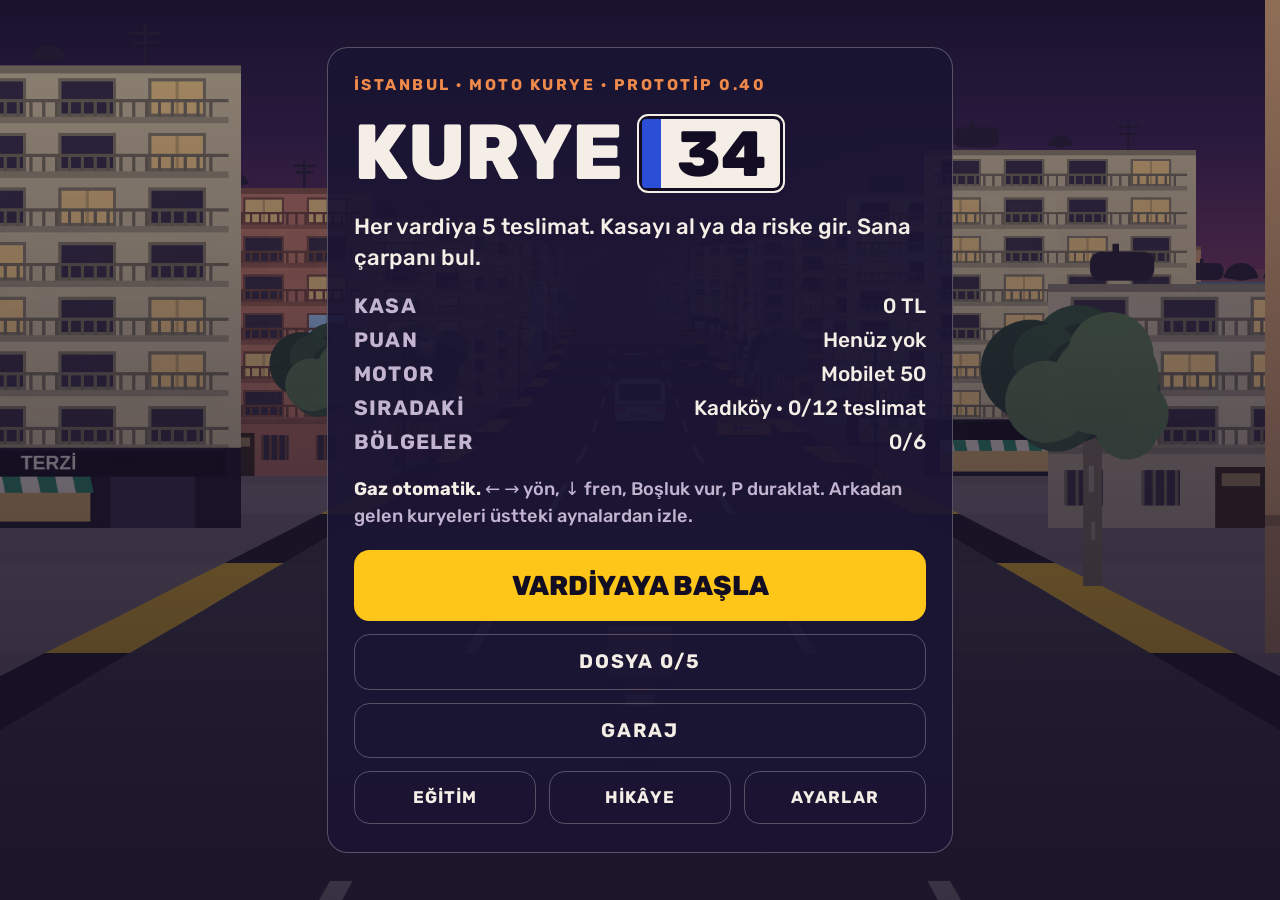
<file: index.html>
<!doctype html>
<html lang="tr">
<head>
<meta charset="utf-8">
<meta name="viewport" content="width=device-width,initial-scale=1,viewport-fit=cover">
<title>Kurye 34</title>
<meta name="theme-color" content="#120d22">
<meta name="description" content="İstanbul'da motor kuryeliği: trafik, rakipler, teslimat.">
<meta name="apple-mobile-web-app-capable" content="yes">
<meta name="mobile-web-app-capable" content="yes">
<meta name="apple-mobile-web-app-status-bar-style" content="black-translucent">
<meta name="apple-mobile-web-app-title" content="Kurye 34">
<link rel="manifest" href="manifest.webmanifest">
<link rel="icon" href="icons/icon-192.png" type="image/png">
<link rel="apple-touch-icon" href="icons/apple-touch-icon.png">
<link rel="preconnect" href="https://fonts.googleapis.com">
<link rel="preconnect" href="https://fonts.gstatic.com" crossorigin>
<link rel="stylesheet" href="https://fonts.googleapis.com/css2?family=Rubik:wght@500;700;800;900&display=swap">
<link rel="stylesheet" href="style.css">
</head>
<body>
<div id="game"><canvas id="c" aria-label="Kurye 34 oyun alanı"></canvas></div>

<div class="hud" id="hud" hidden>
  <div class="stat">
    <span class="lbl">SÜRE</span>
    <span class="val" id="time" data-noi18n>00.0</span>
    <div class="sys">
      <button class="mini" id="pauseBtn" type="button" aria-label="Duraklat">II</button>
      <button class="mini" id="muteBtn" type="button">SES</button>
    </div>
  </div>
  <div class="mid">
    <div class="route" id="route"></div>
    <div class="track"><div class="fill" id="prog"></div><div class="pin"></div></div>
    <div class="sub"><span id="dist" data-noi18n>0 m</span></div>
  </div>
  <div class="stat r">
    <span class="lbl" id="moneyLbl">KASA</span>
    <span class="val" id="money" data-noi18n>0 TL</span>
    <span class="lbl" style="margin-top:6px">PAKET</span>
    <div class="pbar"><i id="pkg"></i></div>
  </div>
</div>

<div class="copfx" id="copFx"></div>
<div class="spd" id="spd" hidden><b id="spdV" data-noi18n>0</b><small id="spdU">km/sa</small><span class="lim" id="spdLim" hidden>LİMİT 55</span></div>
<div class="fps" id="fps" hidden data-noi18n></div>
<div class="toast" id="toast"></div>
<div class="cd" id="cd" hidden></div>
<div class="hint" id="rivalHint" hidden>RAKİP ARKADA</div>
<div class="boss" id="bossBar" hidden><span>KARA</span><i><b id="bossHp"></b></i></div>
<div class="radio" id="radio" hidden>
  <div class="rhead"><span class="rdot"></span><span id="radioWho">USTA</span><span class="rstep" id="radioStep"></span><button class="rskip" id="tutSkip" type="button">ATLA</button></div>
  <p id="radioTxt"></p>
</div>

<div class="controls" id="controls" hidden>
  <div class="joyzone" id="joy" aria-label="Yön: sürükle">
    <div class="joybase idle" id="joyBase"><div class="joyknob" id="joyKnob"></div></div>
  </div>
  <div class="rpad">
    <button class="btn kick" data-k="kick" type="button">VUR</button>
    <button class="btn brake" data-k="brake" type="button">FREN</button>
    <button class="btn nitro" data-k="nitro" id="nitroBtn" type="button" hidden>NİTRO</button>
  </div>
</div>
<div class="keyhint" id="keyhint" hidden>Gaz otomatik · ← → yön · ↓ fren · Boşluk vur · N nitro · P duraklat</div>

<div class="screen" id="menu">
  <div class="card">
    <div class="eyebrow">İSTANBUL · MOTO KURYE · PROTOTİP 0.40</div>
    <h1>KURYE <span class="plate">34</span></h1>
    <p class="lede" id="lede">Her vardiya 5 teslimat. Kasayı al ya da riske gir. Sana çarpanı bul.</p>
    <dl class="facts">
      <dt>KASA</dt><dd id="mMoney" data-noi18n>0 TL</dd>
      <dt>PUAN</dt><dd id="mRating">Henüz yok</dd>
      <dt>MOTOR</dt><dd id="mBike">Mobilet 50</dd>
      <dt>SIRADAKİ</dt><dd id="mShift">Vardiya #1 · Kadıköy 1/2</dd>
      <dt>BÖLGELER</dt><dd id="mZones" data-noi18n>0/6</dd>
    </dl>
    <div class="zpick" id="zonePick" hidden></div>
    <p class="how touch-only"><b>Gaz otomatik.</b> Sol yarıda parmağını sürükleyerek yön ver, sağda FREN ve VUR. Arkadan gelen kuryeleri üstteki aynalardan izle.</p>
    <p class="how key-only"><b>Gaz otomatik.</b> ← → yön, ↓ fren, Boşluk vur, P duraklat. Arkadan gelen kuryeleri üstteki aynalardan izle.</p>
    <div class="row">
      <button class="cta" id="startBtn" type="button">VARDİYAYA BAŞLA</button>
      <button class="ghost" id="caseBtn" type="button">DOSYA 0/5</button>
      <button class="ghost" id="garageBtn" type="button">GARAJ</button>
      <div class="pair">
        <button class="ghost" id="tutBtn" type="button">EĞİTİM</button>
        <button class="ghost" id="storyBtn" type="button">HİKÂYE</button>
        <button class="ghost" id="sndBtn" type="button">AYARLAR</button>
      </div>
    </div>
  </div>
</div>

<div class="screen story" id="story" hidden>
  <div class="card">
    <canvas id="sCan" width="720" height="420" aria-hidden="true"></canvas>
    <p class="stxt" id="sTxt"></p>
    <div class="sdots" id="sDots"></div>
    <div class="row">
      <button class="cta" id="sNext" type="button">DEVAM</button>
      <button class="ghost" id="sSkip" type="button">ATLA</button>
    </div>
  </div>
</div>

<div class="screen" id="garage" hidden>
  <div class="card wide">
    <div class="ghead"><h2>GARAJ</h2><span class="gmsg" id="gMsg" aria-live="polite"></span><span class="cash" id="gMoney" data-noi18n>0 TL</span></div>
    <div class="cur">
      <canvas id="gPrev" width="180" height="172" aria-hidden="true"></canvas>
      <div style="min-width:0">
        <div class="nm" id="gName">Mobilet 50</div>
        <div class="bars" id="gBars"></div>
      </div>
    </div>
    <h3>PARÇALAR</h3>
    <div class="list" id="gUps"></div>
    <h3>GÖRÜNÜM</h3>
    <div class="cosm" id="gCos"></div>
    <h3>TEÇHİZAT</h3>
    <div class="list" id="gWpn"></div>
    <h3>MOTORLAR</h3>
    <div class="list" id="gBikes"></div>
    <button class="ghost" id="gBack" type="button">GERİ</button>
  </div>
</div>

<div class="screen" id="brief" hidden>
  <div class="card wide">
    <div class="ghead"><h2>SİPARİŞLER</h2><span class="online">● ÇEVRİMİÇİ</span></div>
    <div class="eyebrow" id="bEyebrow"></div>
    <div class="list" id="offers"></div>
    <div id="bCardsWrap" class="row" hidden><h3>KARTLARIN</h3><div class="chips" id="bCards"></div></div>
    <button class="ghost" id="abandonBtn" type="button">VARDİYAYI BIRAK</button>
  </div>
</div>

<div class="screen" id="result" hidden>
  <div class="card">
    <div class="eyebrow" id="resEyebrow"></div>
    <h2 id="resTitle"></h2>
    <p class="lede" id="resSub"></p>
    <dl class="facts" id="resRows"></dl>
    <div id="pickWrap" class="row" hidden><h3>BİR KART SEÇ</h3><div class="opts" id="picks"></div></div>
    <div class="row" id="resBtns"></div>
  </div>
</div>

<div class="screen" id="settings" hidden>
  <div class="card">
    <div class="eyebrow">AYARLAR</div>
    <h2>AYARLAR</h2>
    <div class="vols">
      <label for="s-lang">Dil / Language</label><select id="s-lang" data-noi18n><option value="tr">Türkçe</option><option value="en">English</option></select><span></span>
      <label for="s-joy">Joystick hassasiyeti</label><input type="range" id="s-joy" min="60" max="150" step="10"><output id="s-joy-n"></output>
      <label class="chk"><input type="checkbox" id="s-left"> Solak mod (joystick sağda, butonlar solda)</label>
      <label class="chk"><input type="checkbox" id="s-fps"> FPS göstergesi (performans kontrolü)</label>
    </div>
    <h3>SES</h3>
    <div class="vols">
      <label for="v-music">Müzik</label><input type="range" id="v-music" min="0" max="100" step="5"><output id="v-music-n"></output>
      <label for="v-sfx">Efektler ve motor</label><input type="range" id="v-sfx" min="0" max="100" step="5"><output id="v-sfx-n"></output>
      <label for="v-amb">Ortam (şehir, yağmur, martı)</label><input type="range" id="v-amb" min="0" max="100" step="5"><output id="v-amb-n"></output>
    </div>
    <button class="cta" id="setBack" type="button">TAMAM</button>
    <button class="ghost danger" id="resetBtn" type="button">İLERLEMEYİ SIFIRLA</button>
  </div>
</div>

<div class="screen" id="pause" hidden>
  <div class="card">
    <div class="eyebrow">MOLA</div>
    <h2>DURAKLATILDI</h2>
    <div class="row">
      <button class="cta" id="resumeBtn" type="button">DEVAM</button>
      <button class="ghost" id="pSndBtn" type="button">SES AYARLARI</button>
      <button class="ghost" id="quitBtn" type="button">VARDİYAYI BIRAK</button>
    </div>
    <h3>CEZALAR</h3>
    <dl class="facts rules">
      <dt>Kırmızıda geçmek</dt><dd>ücretin %30’u</dd>
      <dt>Yayaya çarpmak</dt><dd>ücretin %50’si, −1 yıldız</dd>
      <dt>Çevirmede 55 km/s üstü</dt><dd>ücretin %60’ı</dd>
      <dt>Ambulansa yol vermemek</dt><dd>paket hasarı</dd>
    </dl>
  </div>
</div>

<script type="module" src="js/main.js"></script>
<script>
if('serviceWorker' in navigator&&(location.protocol==='https:'||location.hostname==='localhost'))addEventListener('load',()=>navigator.serviceWorker.register('sw.js').catch(()=>{}));
</script>
</body>
</html>
</file>
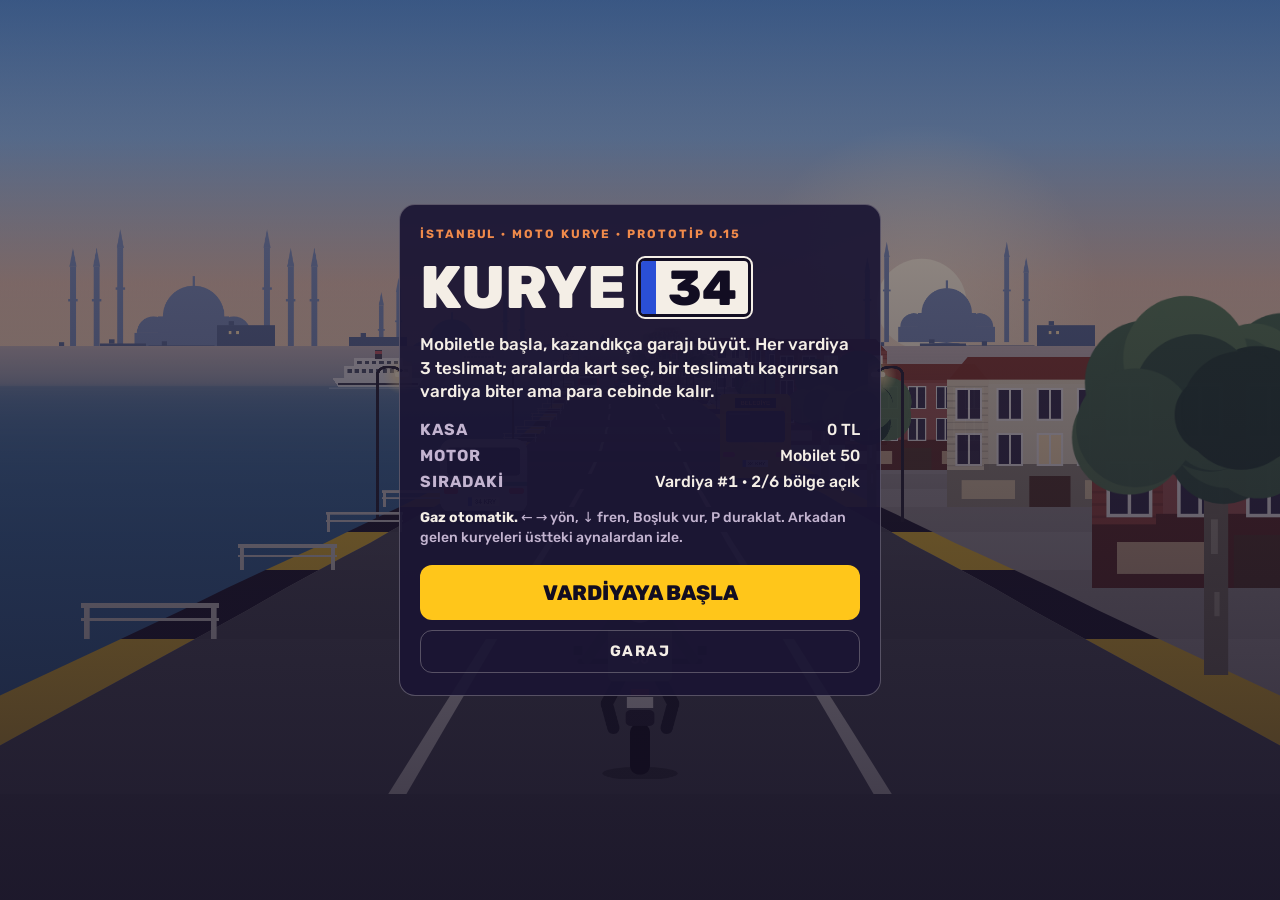
<file: legacy/index.html>
<!doctype html><html><head><meta charset=utf8><meta name=viewport content="width=device-width,initial-scale=1,viewport-fit=cover"><style>:root{color-scheme:light;box-sizing:border-box;padding-top:env(safe-area-inset-top,0px);padding-bottom:env(safe-area-inset-bottom,0px)}html{scroll-padding-top:env(safe-area-inset-top,0px)}body{margin:0;padding:0;font:14px -apple-system,BlinkMacSystemFont,sans-serif;background:#fff;color:#000}img{max-width:100%}[hidden]:not([hidden=until-found i]){display:none!important}</style></head><body>
<title>Kurye 34</title>
<meta name="claude:viewport-fit-sides" content="cover">
<link rel="preconnect" href="https://fonts.googleapis.com">
<link rel="preconnect" href="https://fonts.gstatic.com" crossorigin>
<link rel="stylesheet" href="https://fonts.googleapis.com/css2?family=Rubik:wght@500;700;800;900&display=swap">
<style>
/* Layout: full-bleed canvas game; HUD pinned to the top safe area, thumb controls in the bottom corners, menus as centered cards over an attract-mode ride. Single dusk look by choice. */
:root{
  --ink:#120d22; --night:#1b1533; --ember:#f08a4b; --taxi:#ffc61a; --paper:#f4eee6; --muted:#c3b4d0;
  --bad:#ff5a5a; --good:#5fd38d; --plate:#2a4fd6; --rain:#7fb4ff;
  --glass:rgba(18,13,34,.5); --line:rgba(244,238,230,.28); --rail:rgba(244,238,230,.18);
  --hot:rgba(255,198,26,.38); --shadow:rgba(0,0,0,.55); --card:rgba(27,21,51,.92); --opt:rgba(244,238,230,.06);
  --veil-a:rgba(18,13,34,.35); --veil-b:rgba(18,13,34,.82);
  --display:"Rubik","Arial Black",system-ui,sans-serif;
  --ui:"Rubik",system-ui,-apple-system,"Segoe UI",sans-serif;
  color-scheme:dark;
}
[hidden]{display:none!important}
html,body{height:100%;background:var(--ink);color:var(--paper);overflow:hidden}
body{padding-left:max(16px, env(safe-area-inset-left,0px));padding-right:max(16px, env(safe-area-inset-right,0px));font-family:var(--ui);-webkit-user-select:none;user-select:none;-webkit-touch-callout:none;touch-action:none;-webkit-tap-highlight-color:transparent}
#game{position:fixed;inset:0;background:var(--ink)}
#c{display:block;width:100%;height:100%}
button{font-family:inherit;cursor:pointer}
button:disabled{cursor:default}

/* HUD */
.hud{position:fixed;top:0;left:0;right:0;z-index:2;display:grid;grid-template-columns:auto minmax(0,1fr) auto;gap:12px;align-items:start;padding:calc(env(safe-area-inset-top,0px) + 10px) max(14px, env(safe-area-inset-right,0px)) 0 max(14px, env(safe-area-inset-left,0px));pointer-events:none;font-variant-numeric:tabular-nums;text-shadow:0 2px 0 var(--shadow);padding-bottom:22px;background:linear-gradient(180deg,var(--veil-b),transparent)}
.stat{display:flex;flex-direction:column;gap:3px}
.stat.r{align-items:flex-end;text-align:right}
.lbl{font:700 11px/1 var(--ui);letter-spacing:.14em;color:var(--muted)}
.val{font:800 26px/1 var(--display);color:var(--paper)}
.val.warn{color:var(--bad)}
.mid{display:flex;flex-direction:column;gap:6px;padding-top:2px;min-width:0}
.route{font:700 15px/1.1 var(--ui);letter-spacing:.04em;text-align:center;white-space:nowrap;overflow:hidden;text-overflow:ellipsis}
.route em{font-style:normal;color:var(--rain)}
.track{position:relative;height:8px;border-radius:4px;background:var(--rail);margin-right:6px}
.track .fill{position:absolute;left:0;top:0;bottom:0;width:0;border-radius:4px;background:var(--taxi)}
.track .pin{position:absolute;right:-7px;top:50%;width:13px;height:13px;margin-top:-9px;border-radius:50% 50% 50% 0;transform:rotate(-45deg);background:var(--ember);border:2px solid var(--ink)}
.sub{display:flex;justify-content:space-between;gap:8px;font:700 13px/1 var(--ui);color:var(--muted)}
.pbar{width:84px;height:7px;border-radius:4px;background:var(--rail);overflow:hidden;margin-top:3px}
.pbar i{display:block;height:100%;width:100%;background:var(--good)}
.pbar i.low{background:var(--bad)}
.sys{display:flex;gap:6px;margin-top:8px;pointer-events:auto}
.mini{font:700 12px/1 var(--ui);letter-spacing:.1em;color:var(--paper);background:var(--glass);border:1px solid var(--line);border-radius:8px;padding:7px 10px;text-shadow:none}

.toast{position:fixed;left:50%;top:calc(env(safe-area-inset-top,0px) + 92px);transform:translateX(-50%);z-index:6;pointer-events:none;font:800 18px/1.1 var(--display);color:var(--paper);text-shadow:0 3px 0 var(--shadow);text-align:center;white-space:nowrap;opacity:0;transition:opacity .15s}
.toast.show{opacity:1}
.toast.big{font-size:64px;color:var(--taxi);top:30%}
.hint{position:fixed;left:50%;bottom:calc(env(safe-area-inset-bottom,0px) + 140px);transform:translateX(-50%);z-index:2;pointer-events:none;font:700 13px/1 var(--ui);letter-spacing:.12em;background:var(--glass);border:1px solid var(--ember);color:var(--paper);border-radius:999px;padding:7px 12px;white-space:nowrap}

/* Controls: gas is automatic. Left thumb steers, right thumb brakes and kicks. */
.controls{position:fixed;left:0;right:0;bottom:0;z-index:2;display:flex;justify-content:space-between;align-items:flex-end;padding:0 max(16px, env(safe-area-inset-right,0px)) calc(env(safe-area-inset-bottom,0px) + 16px) max(16px, env(safe-area-inset-left,0px));pointer-events:none}
.steer{pointer-events:auto;display:flex;gap:14px;touch-action:none}
.steer span{width:84px;height:84px;border-radius:50%;background:var(--glass);border:2px solid var(--line);display:grid;place-items:center}
.steer span.on{background:var(--hot);border-color:var(--taxi)}
.steer svg{width:34px;height:34px;fill:var(--paper)}
.rpad{pointer-events:auto;display:flex;flex-direction:column-reverse;gap:12px;align-items:center;margin-left:auto}
.joyzone{position:fixed;left:0;top:calc(env(safe-area-inset-top,0px) + 90px);bottom:0;width:50%;pointer-events:auto;touch-action:none}
.joyhint{position:absolute;left:max(24px, env(safe-area-inset-left,0px));bottom:calc(env(safe-area-inset-bottom,0px) + 28px);font:700 13px/1 var(--ui);letter-spacing:.14em;color:var(--muted);opacity:.75;text-shadow:0 2px 0 var(--shadow)}
.joybase{position:fixed;width:120px;height:120px;margin:-60px 0 0 -60px;border-radius:50%;border:2px solid var(--line);background:var(--glass);pointer-events:none}
.joybase.idle{left:calc(max(16px, env(safe-area-inset-left,0px)) + 70px);top:calc(100% - env(safe-area-inset-bottom,0px) - 84px);opacity:.45}
.joyknob{position:absolute;left:50%;top:50%;width:52px;height:52px;margin:-26px 0 0 -26px;border-radius:50%;background:var(--hot);border:2px solid var(--taxi)}
.btn{touch-action:none;border-radius:50%;background:var(--glass);border:2px solid var(--line);color:var(--paper);font:800 13px/1 var(--display);display:grid;place-items:center;padding:0}
.btn.on{background:var(--hot);border-color:var(--taxi)}
.btn.kick{width:76px;height:76px;border-color:var(--ember)}
.btn.brake{width:96px;height:96px;font-size:16px;border-color:var(--bad)}
.keyhint{display:none}
.key-only{display:none}
@media (hover:hover) and (pointer:fine){
  .controls{display:none}
  .keyhint{display:block;position:fixed;left:50%;transform:translateX(-50%);bottom:calc(env(safe-area-inset-bottom,0px) + 12px);z-index:2;font:700 13px/1 var(--ui);letter-spacing:.08em;color:var(--muted);text-shadow:0 2px 0 var(--shadow);white-space:nowrap}
  .touch-only{display:none}
  .key-only{display:block}
  .hint{bottom:calc(env(safe-area-inset-bottom,0px) + 44px)}
}
@media (max-height:500px){
  .val{font-size:19px}
  .lbl{font-size:10px}
  .route{font-size:13px}
  .sub{font-size:12px}
  .mini{padding:5px 8px;font-size:11px}
  .sys{margin-top:5px}
  .hud{padding-top:calc(env(safe-area-inset-top,0px) + 6px)}
  .steer span{width:66px;height:66px}
  .steer svg{width:28px;height:28px}
  .btn.kick{width:60px;height:60px;font-size:11px}
  .rpad{gap:8px}
  .btn.brake{width:76px;height:76px;font-size:13px}
  .controls{padding-bottom:calc(env(safe-area-inset-bottom,0px) + 10px)}
  .hint{bottom:auto;top:calc(env(safe-area-inset-top,0px) + 66px)}
  .toast{top:calc(env(safe-area-inset-top,0px) + 64px);font-size:15px}
  .toast.big{font-size:48px;top:28%}
}

/* Screens */
.screen{position:fixed;inset:0;z-index:5;display:grid;place-items:center;overflow-y:auto;padding:calc(env(safe-area-inset-top,0px) + 20px) max(16px, env(safe-area-inset-right,0px)) calc(env(safe-area-inset-bottom,0px) + 20px) max(16px, env(safe-area-inset-left,0px));background:linear-gradient(180deg,var(--veil-a),var(--veil-b));touch-action:pan-y}
@media (max-height:640px){.screen{place-items:start center}}
.card{width:100%;max-width:440px;display:flex;flex-direction:column;gap:16px;background:var(--card);border:1px solid var(--line);border-radius:16px;padding:22px 20px}
.card.wide{max-width:560px}
.eyebrow{font:700 12px/1.2 var(--ui);letter-spacing:.16em;color:var(--ember)}
h1,h2,h3{margin:0;text-wrap:balance}
h1{font:800 clamp(42px,12vw,60px)/.95 var(--display);display:flex;align-items:center;flex-wrap:wrap;gap:.2em}
h2{font:800 clamp(24px,7vw,32px)/1.05 var(--display)}
h3{font:700 13px/1 var(--ui);letter-spacing:.16em;color:var(--muted)}
.plate{position:relative;display:inline-block;background:var(--paper);color:var(--ink);border:3px solid var(--ink);outline:2px solid var(--paper);border-radius:7px;padding:.06em .22em .02em .55em;font-size:.82em;line-height:1}
.plate::before{content:"";position:absolute;left:0;top:0;bottom:0;width:.3em;background:var(--plate);border-radius:3px 0 0 3px}
.lede{margin:0;font:500 17px/1.4 var(--ui);max-width:40ch}
.facts{display:grid;grid-template-columns:auto minmax(0,1fr);gap:6px 14px;margin:0;font:500 16px/1.25 var(--ui);font-variant-numeric:tabular-nums}
.facts dt{color:var(--muted);font-weight:700;letter-spacing:.06em}
.facts dd{margin:0;text-align:right}
.facts .total{font-weight:700;color:var(--taxi)}
.how{margin:0;font:500 14px/1.45 var(--ui);color:var(--muted)}
.how b{color:var(--paper);font-weight:700}
.cta{appearance:none;border:0;border-radius:12px;background:var(--taxi);color:var(--ink);font:800 21px/1 var(--display);padding:17px 16px}
.ghost{appearance:none;background:transparent;color:var(--paper);border:1px solid var(--line);border-radius:12px;font:700 15px/1 var(--ui);letter-spacing:.1em;padding:13px}
.row{display:flex;flex-direction:column;gap:10px}
.note{font:500 13px/1.3 var(--ui);color:var(--muted)}
.cta:focus-visible,.ghost:focus-visible,.mini:focus-visible,.opt:focus-visible,.buy:focus-visible{outline:3px solid var(--paper);outline-offset:3px}

.event{display:flex;flex-direction:column;gap:4px;border:1px solid var(--rain);border-radius:12px;padding:12px 14px;background:var(--opt)}
.event b{font:800 15px/1 var(--display);color:var(--rain)}
.event span{font:500 15px/1.3 var(--ui)}
.chips{display:flex;flex-wrap:wrap;gap:6px}
.chip{font:700 13px/1 var(--ui);letter-spacing:.04em;border:1px solid var(--line);border-radius:999px;padding:6px 10px;background:var(--opt)}
.opts{display:grid;grid-template-columns:repeat(auto-fit,minmax(150px,1fr));gap:10px}
.opt{appearance:none;text-align:left;display:flex;flex-direction:column;gap:6px;background:var(--opt);color:var(--paper);border:1px solid var(--line);border-radius:12px;padding:14px}
.opt b{font:800 15px/1.1 var(--display);color:var(--taxi)}
.opt span{font:500 15px/1.3 var(--ui)}
.opt small{font:700 11px/1 var(--ui);letter-spacing:.14em;color:var(--muted)}
.opt:hover{border-color:var(--taxi)}

/* Garage */
.ghead{display:flex;justify-content:space-between;align-items:baseline;gap:12px;flex-wrap:wrap}
.cash{font:800 20px/1 var(--display);color:var(--taxi);font-variant-numeric:tabular-nums}
.cur{display:grid;grid-template-columns:110px minmax(0,1fr);gap:14px;align-items:center}
.cur canvas{width:110px;height:105px;border-radius:12px;background:var(--opt)}
.cur .nm{font:800 20px/1.1 var(--display)}
.bars{display:grid;grid-template-columns:auto minmax(0,1fr);gap:6px 10px;align-items:center;margin-top:8px}
.bars span{font:700 11px/1 var(--ui);letter-spacing:.12em;color:var(--muted)}
.bars i{display:block;height:7px;border-radius:4px;background:var(--rail);overflow:hidden}
.bars i b{display:block;height:100%;background:var(--taxi)}
.list{display:flex;flex-direction:column;gap:8px}
.item{display:grid;grid-template-columns:minmax(0,1fr) auto;gap:10px;align-items:center;padding:10px 12px;border:1px solid var(--line);border-radius:12px;background:var(--opt)}
.item.sel{border-color:var(--taxi)}
.item .t{font:700 16px/1.15 var(--ui)}
.item .d{font:500 13px/1.3 var(--ui);color:var(--muted)}
.pips{display:inline-flex;gap:3px;margin-left:6px;vertical-align:middle}
.pips i{width:8px;height:8px;border-radius:50%;border:1px solid var(--taxi)}
.pips i.on{background:var(--taxi)}
.buy{appearance:none;min-width:86px;border:0;border-radius:10px;background:var(--taxi);color:var(--ink);font:700 15px/1 var(--ui);letter-spacing:.06em;padding:11px 12px;font-variant-numeric:tabular-nums}
.buy.alt{background:transparent;color:var(--paper);border:1px solid var(--line)}
.buy:disabled{background:var(--rail);color:var(--muted)}
.buy.alt:disabled{background:transparent;color:var(--taxi);border-color:var(--taxi)}
.order{appearance:none;text-align:left;display:flex;flex-direction:column;gap:6px;background:var(--opt);color:var(--paper);border:1px solid var(--line);border-radius:14px;padding:14px;font-family:var(--ui)}
.order:hover,.order:focus-visible{border-color:var(--taxi);outline:none}
.otop{display:flex;justify-content:space-between;align-items:baseline;gap:10px}
.otop b{font:700 18px/1.15 var(--ui);min-width:0}
.opay{font:800 20px/1 var(--display);color:var(--taxi);font-variant-numeric:tabular-nums;white-space:nowrap}
.oroute{font:800 15px/1.2 var(--display)}
.ometa{font:500 14px/1.2 var(--ui);color:var(--muted);font-variant-numeric:tabular-nums}
.oev{font:500 13px/1.3 var(--ui);color:var(--rain)}
.chip.ev{border-color:var(--rain);color:var(--rain)}
.oacc{text-align:center;background:var(--good);color:var(--ink);border-radius:10px;padding:10px;font:800 15px/1 var(--display);margin-top:4px}
.online{font:700 12px/1 var(--ui);letter-spacing:.12em;color:var(--good)}
.cd{position:fixed;left:50%;top:calc(env(safe-area-inset-top,0px) + 74px);transform:translateX(-50%);z-index:2;pointer-events:none;font:800 clamp(72px,16vw,128px)/1 var(--display);color:var(--bad);opacity:.42;text-shadow:0 4px 0 var(--shadow);font-variant-numeric:tabular-nums}
.btn.nitro{width:64px;height:44px;border-radius:22px;border-color:var(--rain);color:var(--rain);font-size:11px}
.btn.used{opacity:.35}
@media (max-height:500px){.cd{top:calc(env(safe-area-inset-top,0px) + 50px);font-size:76px}.btn.nitro{width:56px;height:36px;font-size:10px}}
@media (prefers-reduced-motion:reduce){.toast{transition:none}}
</style>

<div id="game"><canvas id="c" aria-label="Kurye 34 oyun alanı"></canvas></div>

<div class="hud" id="hud" hidden>
  <div class="stat">
    <span class="lbl">SÜRE</span>
    <span class="val" id="time">00.0</span>
    <div class="sys">
      <button class="mini" id="pauseBtn" type="button" aria-label="Duraklat">II</button>
      <button class="mini" id="muteBtn" type="button">SES</button>
    </div>
  </div>
  <div class="mid">
    <div class="route" id="route"></div>
    <div class="track"><div class="fill" id="prog"></div><div class="pin"></div></div>
    <div class="sub"><span id="dist">0 m</span><span id="kmh">0 km/sa</span></div>
  </div>
  <div class="stat r">
    <span class="lbl">KASA</span>
    <span class="val" id="money">0 TL</span>
    <span class="lbl" style="margin-top:6px">PAKET</span>
    <div class="pbar"><i id="pkg"></i></div>
  </div>
</div>

<div class="toast" id="toast"></div>
<div class="cd" id="cd" hidden></div>
<div class="hint" id="rivalHint" hidden>RAKİP ARKADA</div>

<div class="controls" id="controls" hidden>
  <div class="joyzone" id="joy" aria-label="Yön: sürükle">
    <div class="joybase idle" id="joyBase"><div class="joyknob" id="joyKnob"></div></div>
  </div>
  <div class="rpad">
    <button class="btn kick" data-k="kick" type="button">VUR</button>
    <button class="btn brake" data-k="brake" type="button">FREN</button>
    <button class="btn nitro" data-k="nitro" id="nitroBtn" type="button" hidden>NİTRO</button>
  </div>
</div>
<div class="keyhint" id="keyhint" hidden>Gaz otomatik · ← → yön · ↓ fren · Boşluk vur · N nitro · P duraklat</div>

<div class="screen" id="menu">
  <div class="card">
    <div class="eyebrow">İSTANBUL · MOTO KURYE · PROTOTİP 0.15</div>
    <h1>KURYE <span class="plate">34</span></h1>
    <p class="lede">Mobiletle başla, kazandıkça garajı büyüt. Her vardiya 3 teslimat; aralarda kart seç, bir teslimatı kaçırırsan vardiya biter ama para cebinde kalır.</p>
    <dl class="facts">
      <dt>KASA</dt><dd id="mMoney">0 TL</dd>
      <dt>MOTOR</dt><dd id="mBike">Mobilet 50</dd>
      <dt>SIRADAKİ</dt><dd id="mShift">Vardiya #1 · Kadıköy</dd>
    </dl>
    <p class="how touch-only"><b>Gaz otomatik.</b> Sol yarıda parmağını sürükleyerek yön ver, sağda FREN ve VUR. Arkadan gelen kuryeleri üstteki aynalardan izle.</p>
    <p class="how key-only"><b>Gaz otomatik.</b> ← → yön, ↓ fren, Boşluk vur, P duraklat. Arkadan gelen kuryeleri üstteki aynalardan izle.</p>
    <div class="row">
      <button class="cta" id="startBtn" type="button">VARDİYAYA BAŞLA</button>
      <button class="ghost" id="garageBtn" type="button">GARAJ</button>
    </div>
  </div>
</div>

<div class="screen" id="garage" hidden>
  <div class="card wide">
    <div class="ghead"><h2>GARAJ</h2><span class="cash" id="gMoney">0 TL</span></div>
    <div class="cur">
      <canvas id="gPrev" width="180" height="172" aria-hidden="true"></canvas>
      <div style="min-width:0">
        <div class="nm" id="gName">Mobilet 50</div>
        <div class="bars" id="gBars"></div>
      </div>
    </div>
    <h3>PARÇALAR</h3>
    <div class="list" id="gUps"></div>
    <h3>TEÇHİZAT</h3>
    <div class="list" id="gWpn"></div>
    <h3>MOTORLAR</h3>
    <div class="list" id="gBikes"></div>
    <button class="ghost" id="gBack" type="button">GERİ</button>
  </div>
</div>

<div class="screen" id="brief" hidden>
  <div class="card wide">
    <div class="ghead"><h2>SİPARİŞLER</h2><span class="online">● ÇEVRİMİÇİ</span></div>
    <div class="eyebrow" id="bEyebrow"></div>
    <div class="list" id="offers"></div>
    <div id="bCardsWrap" class="row" hidden><h3>KARTLARIN</h3><div class="chips" id="bCards"></div></div>
    <button class="ghost" id="abandonBtn" type="button">VARDİYAYI BIRAK</button>
  </div>
</div>

<div class="screen" id="result" hidden>
  <div class="card">
    <div class="eyebrow" id="resEyebrow"></div>
    <h2 id="resTitle"></h2>
    <p class="lede" id="resSub"></p>
    <dl class="facts" id="resRows"></dl>
    <div id="pickWrap" class="row" hidden><h3>BİR KART SEÇ</h3><div class="opts" id="picks"></div></div>
    <div class="row" id="resBtns"></div>
  </div>
</div>

<div class="screen" id="pause" hidden>
  <div class="card">
    <div class="eyebrow">MOLA</div>
    <h2>DURAKLATILDI</h2>
    <div class="row">
      <button class="cta" id="resumeBtn" type="button">DEVAM</button>
      <button class="ghost" id="quitBtn" type="button">VARDİYAYI BIRAK</button>
    </div>
  </div>
</div>

<script>
(()=>{"use strict";
document.documentElement.lang='tr';
const $=id=>document.getElementById(id);
const cvs=$('c'),ctx=cvs.getContext('2d');
const RM=matchMedia('(prefers-reduced-motion: reduce)').matches;

/* ---------- constants ---------- */
const STEP=1/60,segL=200,LANES=[-0.66,0,0.66],camH=1100,drawDist=200,FOGD=4.2;
let roadW=2000;
const camDepth=1/Math.tan(50*Math.PI/180),playerZ=900*camDepth*1.3,maxSpeed=segL/STEP;
const BRK=-maxSpeed*1.1,DEC=-maxSpeed/5,OFFDEC=-maxSpeed/1.6,OFFLIM=maxSpeed/4,CENT=0.3;
const PW=0.15,BIKE_WW=570,M_PER_SEG=2,KMH=130;
const THEMES={
  dusk:{sky:['#1b1533','#3a2350','#7a3c66','#e0784e'],fog:'#83495f',far:'#3d2a57',near:'#251a3c',sun:'#ffd08a',glow:'255,208,138',road:['#47414f','#423c4a'],side:['#867982','#7c7079'],water:'#4a3a6a',lit:.4,win:['#ffd58a','#a8d4ff'],lane:'#ddd5cc'},
  morning:{sky:['#4f7fb8','#86acd4','#e3c0a8','#f7d9b4'],fog:'#cbb9b4',far:'#7d8db0',near:'#5f6e90',sun:'#fff3d6',glow:'255,240,210',road:['#56545c','#504e56'],side:['#a69e99','#9b938e'],water:'#3d6d99',lit:.12,win:['#ffe3b0','#cfe3f5'],lane:'#e6e0d8'},
  night:{sky:['#04050d','#0b1230','#1a2350','#35305f'],fog:'#222a4e',far:'#141a38',near:'#0b0f26',sun:'#e8ecf7',glow:'200,210,255',moon:true,road:['#2f2d37','#2a2832'],side:['#56515f','#4e4957'],water:'#151c3a',lit:.68,win:['#ffcf7a','#9fd2ff'],lane:'#c9c3bb'},
  day:{sky:['#2c6bb2','#4d8dcf','#8bbfe7','#d2e8f3'],fog:'#a8c3d6',far:'#6d88a3',near:'#4f657d',sun:'#fffbe8',glow:'255,250,225',road:['#4e4c53','#49474e'],side:['#b1a8a0','#a69d95'],water:'#2e77a7',lit:.05,win:['#e8eef2','#bcd4e6'],lane:'#eeeae4'},
  golden:{sky:['#33264a','#874650','#d98848','#f7c46c'],fog:'#c18a5e',far:'#6b4049',near:'#4a2c35',sun:'#ffe2a2',glow:'255,226,162',road:['#74675b','#6a5d52'],side:['#a08d7a','#958270'],water:'#6a5a70',lit:.25,win:['#ffd58a','#ffe8c0'],lane:'#e6dccb'},
  neon:{sky:['#090515','#1d0a37','#47105c','#9d2f6c'],fog:'#47195a',far:'#21103a',near:'#140927',sun:'#f2d7ff',glow:'230,140,255',moon:true,road:['#33303b','#2e2b36'],side:['#5b5367','#534b5f'],water:'#1e1235',lit:.75,win:['#7ff0ff','#ff7ad9'],lane:'#d8d0e0'}
};
function pal(T){return{
  light:{road:T.road[0],side:T.side[0],rumble:T.cobble?'#b3a28c':'#f2c230',lane:T.lane},
  dark:{road:T.road[1],side:T.side[1],rumble:T.cobble?'#7d6d5a':'#211b2b',lane:null},
  start:{road:'#e9e3db',side:T.side[0],rumble:'#e9e3db',lane:null},
  cobL:{road:'#74675b',side:T.side[0],rumble:'#b3a28c',lane:null},cobD:{road:'#6a5d52',side:T.side[1],rumble:'#7d6d5a',lane:null},
  fin1:{road:'#ffc61a',side:'#9a8a6a',rumble:'#ff5a5a',lane:null},
  fin2:{road:'#1d1726',side:'#9a8a6a',rumble:'#f4eee6',lane:null}};}
const FACADES=['#d4a373','#c9806b','#a7bfa6','#d9c9a3','#b98fa6','#8ea9c7','#e0b07a','#c7b8a0'];
const AWN=['#c4373a','#2e8f6c','#2a6fb0','#d98a1f'];
const SHOPS=['BAKKAL','BÜFE','BERBER','ÇAY OCAĞI','TERZİ','KASAP','FIRIN','TEKEL','KIRTASİYE','LOKANTA'];
const CAR_COLORS=['#c9cdd6','#2f3445','#8c2f39','#3f5a7a','#e8e2da','#5b6b4f'];
const DISTRICTS=[
  {name:'Kadıköy',stops:['Moda','Yeldeğirmeni','Fenerbahçe'],curv:1,hill:.8,up:.5,theme:'dusk',far:'bridge',style:'apt',sea:0,bus:1,traf:1,pot:1,tag:'Gün batımı, çarşı sokakları'},
  {name:'Üsküdar',stops:['Kuzguncuk','Çengelköy','Salacak'],curv:1.2,hill:1,up:.5,theme:'morning',far:'kizkulesi',style:'apt',sea:-1,bus:1,traf:.9,pot:1,tag:'Sabah, sahil yolu, vapurlar'},
  {name:'Karaköy',stops:['Galata','Cihangir','Tarlabaşı'],curv:.9,hill:1.8,up:.75,theme:'night',far:'galata',style:'apt',sea:0,bus:.8,traf:1.1,pot:1.2,tag:'Gece, dik yokuşlar'},
  {name:'Beşiktaş',stops:['Ortaköy','Bebek','Akaretler'],curv:1.4,hill:1,up:.5,theme:'day',far:'ortakoy',style:'apt',sea:1,bus:1.6,traf:1,pot:1,tag:'Öğlen, sahil yolu, bol otobüs'},
  {name:'Fatih',stops:['Balat','Fener','Sultanahmet'],curv:1.5,hill:1.4,up:.45,theme:'golden',far:'peninsula',style:'wood',sea:0,bus:.7,traf:.9,pot:2.2,tag:'Arnavut kaldırımı, bol çukur'},
  {name:'Şişli',stops:['Nişantaşı','Kurtuluş','Mecidiyeköy'],curv:1.7,hill:1.2,up:.6,theme:'neon',far:'towers',style:'tower',sea:0,bus:2.5,traf:1.4,pot:1,tag:'Plazalar, yoğun trafik'}
];
const POOLS={
  'Kadıköy':['Moda','Yeldeğirmeni','Fenerbahçe','Caferağa','Rasimpaşa','Osmanağa','Koşuyolu','Acıbadem','Göztepe','Kozyatağı'],
  'Üsküdar':['Kuzguncuk','Çengelköy','Salacak','Altunizade','Beylerbeyi','Bağlarbaşı','Doğancılar','Valide-i Atik','İcadiye','Kandilli'],
  'Karaköy':['Galata','Cihangir','Tarlabaşı','Kasımpaşa','Tophane','Şişhane','Asmalımescit','Çukurcuma','Firuzağa','Hacıahmet'],
  'Beşiktaş':['Ortaköy','Bebek','Akaretler','Abbasağa','Arnavutköy','Etiler','Levent','Ulus','Kuruçeşme','Yıldız'],
  'Fatih':['Balat','Fener','Sultanahmet','Kumkapı','Aksaray','Vefa','Zeyrek','Çarşamba','Samatya','Cibali'],
  'Şişli':['Nişantaşı','Kurtuluş','Mecidiyeköy','Feriköy','Bomonti','Teşvikiye','Esentepe','Fulya','Osmanbey','Harbiye']
};
const ROADWS={'Fatih':1700,'Şişli':2400};
const TMUL={'Karaköy':1.12,'Fatih':1.08};
for(const D of DISTRICTS){D.pool=POOLS[D.name];D.roadW=ROADWS[D.name]||2000;D.tmul=TMUL[D.name]||1;}
const NB={
  'Fenerbahçe':[1,'apt',0,0,'l'],'Caferağa':[0,'apt',0,0,'td'],'Osmanağa':[0,'apt',0,0,'tdb'],'Yeldeğirmeni':[0,'apt',0,1,'e'],'Rasimpaşa':[0,'apt',0,1,'e'],
  'Göztepe':[0,'apt',0,0,'l'],'Moda':[0,'apt',0,1,'l'],'Kozyatağı':[0,'plaza',0,0,'b'],'Koşuyolu':[0,'villa',0,1,''],'Acıbadem':[0,'apt',0,1,''],
  'Kuzguncuk':[-1,'wood',0,0,''],'Çengelköy':[-1,'wood',0,0,''],'Beylerbeyi':[-1,'wood',0,0,'l'],'Salacak':[-1,'apt',0,0,'d'],'Kandilli':[-1,'villa',0,1,'l'],
  'Altunizade':[0,'plaza',0,0,'b'],'Doğancılar':[0,'apt',0,2,'d'],'Valide-i Atik':[0,'hist',0,2,'e'],'İcadiye':[0,'apt',0,2,''],'Bağlarbaşı':[0,'apt',0,1,'d'],
  'Tophane':[1,'hist',0,0,'t'],'Galata':[0,'hist',1,2,'t'],'Şişhane':[0,'hist',1,2,'t'],'Çukurcuma':[0,'hist',1,2,'e'],'Cihangir':[0,'apt',0,2,'t'],
  'Tarlabaşı':[0,'apt',0,1,'eh'],'Hacıahmet':[0,'apt',0,1,'eh'],'Kasımpaşa':[0,'apt',0,1,'ed'],'Asmalımescit':[0,'hist',1,1,'t'],'Firuzağa':[0,'apt',0,2,'e'],
  'Ortaköy':[1,'hist',0,0,'lt'],'Bebek':[1,'villa',0,0,'l'],'Arnavutköy':[1,'wood',0,0,'l'],'Kuruçeşme':[1,'apt',0,0,'l'],'Etiler':[0,'villa',0,1,'l'],
  'Ulus':[0,'villa',0,2,'l'],'Levent':[0,'plaza',0,0,'lb'],'Abbasağa':[0,'apt',0,1,'d'],'Akaretler':[0,'hist',0,1,'td'],'Yıldız':[0,'apt',0,2,''],
  'Balat':[-1,'wood',1,1,'e'],'Fener':[-1,'wood',1,1,'e'],'Cibali':[-1,'hist',1,0,'eh'],'Kumkapı':[1,'hist',0,0,'t'],'Samatya':[1,'apt',0,0,'e'],
  'Sultanahmet':[0,'hist',1,0,'tb'],'Aksaray':[0,'apt',0,0,'dbh'],'Zeyrek':[0,'wood',1,2,'e'],'Vefa':[0,'hist',1,1,'e'],'Çarşamba':[0,'apt',0,1,'e'],
  'Nişantaşı':[0,'apt',0,0,'l'],'Teşvikiye':[0,'apt',0,1,'l'],'Mecidiyeköy':[0,'plaza',0,0,'dbh'],'Esentepe':[0,'plaza',0,1,'d'],'Bomonti':[0,'plaza',0,0,''],
  'Osmanbey':[0,'apt',0,0,'h'],'Harbiye':[0,'apt',0,0,'b'],'Kurtuluş':[0,'apt',0,1,'e'],'Feriköy':[0,'apt',0,1,'e'],'Fulya':[0,'apt',0,0,'']
};
function mixOf(t){const m={};if(t.includes('t'))m.taxi=2.2;if(t.includes('d'))m.dolmus=2.5;if(t.includes('l')){m.lux=4;m.eco=.4;}if(t.includes('e')){m.eco=2.5;m.lux=.3;}if(t.includes('b'))m.bus=2;if(t.includes('h'))m.ticari=2.5;return m;}
const PROF={};
function prof(n){if(PROF[n])return PROF[n];const r=NB[n]||[0,'apt',0,1,''];return PROF[n]={name:n,sea:r[0],style:r[1],cobble:!!r[2],hill:r[3],mix:mixOf(r[4])};}
function pdesc(p){return(p.sea?'sahil':p.cobble?'Arnavut kaldırımı':p.hill===2?'dik yokuş':{plaza:'plazalar',villa:'villalar',wood:'ahşap evler',hist:'tarihi doku'}[p.style])||'mahalle arası';}
const RESTS=['Usta Dürüm','Mahalle Pidecisi','Köşe Kokoreç','Mantı Evi','Lahmacun Sarayı','Kumpir Köşesi','Balık Ekmek','Tantuni Durağı','Döner Sofrası','Pilavcı Amca','Çiğ Köfte Noktası','Börek Fırını','Kebap Ocağı','Tostçu','Ev Yemekleri'];
let TH=THEMES.dusk,DIS=DISTRICTS[0],FOG=TH.fog,FARC=TH.far,NEARC=TH.near,PAL=pal(TH);
const BIKES=[
  {id:'mob',n:'Mobilet 50',lbl:'50',price:0,top:.48,acc:5.5,grip:.8,steer:.85,dur:1.1,pitch:1.45,box:'#9a8f7d',jacket:'#3b3a4a',helmet:'#e8e2da'},
  {id:'sc',n:'Scooter 125',lbl:'125',price:1500,top:.6,acc:4.8,grip:1,steer:1,dur:1,pitch:1.2,box:'#d9d4c7',jacket:'#2b2d42',helmet:'#ffc61a'},
  {id:'k150',n:'Kurye 150',lbl:'150',price:4500,top:.72,acc:4.2,grip:.95,steer:.95,dur:.9,pitch:1,box:'#2a6fb0',jacket:'#1f2a3a',helmet:'#f4eee6'},
  {id:'n250',n:'Naked 250',lbl:'250',price:12000,top:.85,acc:3.6,grip:1.15,steer:1.2,dur:1,pitch:.88,box:'#1d1a20',jacket:'#262130',helmet:'#1d1a20'},
  {id:'s600',n:'Sport 600',lbl:'600',price:30000,top:1,acc:3,grip:1,steer:1.05,dur:1.15,pitch:.78,box:'#ffc61a',jacket:'#120d22',helmet:'#c4373a'}
];
const UPG=[
  {n:'Motor',d:'+%5 maks. hız, daha çabuk kalkış'},
  {n:'Lastik',d:'Virajda daha az savrulma, daha keskin dönüş'},
  {n:'Çanta',d:'Paket hasarı %12 az'},
  {n:'Mont',d:'Düşünce daha çabuk toparlanırsın'},
  {n:'Nitro',d:'Her seviye, teslimat başına 1 nitro hakkı: 2.5 sn +%25 hız'}
];
const CARDS=[
  {id:'termos',t:'Termos Çanta',d:'Paket hasarı %30 az.',stack:true},
  {id:'taksici',t:'Taksici Dayı',d:'Taksiler şerit değiştirmez.'},
  {id:'kisayol',t:'Kısa Yol',d:'Kalan teslimatlara +8 sn.',stack:true},
  {id:'bahsis',t:'Bahşişçi Müşteri',d:'Taşıma ücreti +%25.',stack:true},
  {id:'turbo',t:'Karbüratör Ayarı',d:'Maks. hız +%8.',stack:true},
  {id:'eldiven',t:'Ağır El',d:'Vuruş menzili +%30, rakip bonusu iki katı.'},
  {id:'sigorta',t:'Kargo Sigortası',d:'Paket bir kez dağılmaktan kurtulur, %30 ile devam edersin.'},
  {id:'kask',t:'Çelik Kask',d:'Düşünce iki kat hızlı kalkarsın.'},
  {id:'yolbilir',t:'Ara Sokak Bilgisi',d:'Virajda savrulma %25 az.'},
  {id:'sakin',t:'Sessiz Egzoz',d:'Rakip kurye seni geç fark eder.'}
];
const EVENTS={
  yagmur:{t:'YAĞMUR',d:'Yol kaygan: virajda daha çok savrulursun.'},
  trafik:{t:'YOĞUN TRAFİK',d:'Yolda her zamankinden fazla araç var.'},
  rakip2:{t:'KALABALIK',d:'Bu rotada fazladan bir rakip kurye var. Aynalara bak.'}
};
const CARTYPES=[
  {k:'taxiY',cat:'taxi',w:.22,sp:[.38,.58],msg:'Taksiye çarptın',wild:.7},
  {k:'taxiT',cat:'taxi',w:.05,sp:[.32,.48],msg:'Turkuaz taksiye çarptın'},
  {k:'taxiV',cat:'taxi',w:.02,sp:[.28,.42],msg:'VIP taksiye çarptın'},
  {k:'car',cat:'car',w:.28,sp:[.3,.48],msg:'Arabaya çarptın'},
  {k:'lux',cat:'lux',w:.05,sp:[.42,.62],msg:'Lüks cipe çarptın',wild:.6},
  {k:'hafif',cat:'ticari',w:.1,sp:[.3,.45],msg:'Beyaz minivana çarptın',wild:.4},
  {k:'van',cat:'ticari',w:.1,sp:[.28,.4],msg:'Minibüse çarptın'},
  {k:'klasik',cat:'eco',w:.08,sp:[.38,.58],msg:'Eski sedana çarptın',wild:.5},
  {k:'hurda',cat:'eco',w:.05,sp:[.2,.3],msg:'Kamyonete çarptın',wild:.3},
  {k:'dolmus',cat:'dolmus',w:.08,sp:[.3,.45],msg:'Dolmuşa çarptın',wild:.9},
  {k:'bus',cat:'bus',w:.08,sp:[.22,.32],msg:'Otobüse çarptın'}
];
const WPN=[
  {id:'kick',n:'Tekme',d:'Bedava. Kısa menzil, hafif vuruş.',price:0,zb:60,za:120,lmax:.36,pow:1},
  {id:'bat',n:'Beyzbol Sopası',d:'İki kat güçlü vuruş, orta menzil.',price:800,zb:80,za:150,lmax:.42,pow:2},
  {id:'chain',n:'Zincir',d:'En uzun menzil, orta güç.',price:2000,zb:100,za:200,lmax:.5,pow:1.5},
  {id:'bar',n:'Levye',d:'Her kuryeyi tek vuruşta yere serer.',price:4500,zb:80,za:150,lmax:.42,pow:3}
];
const RIVALS=[
  {id:'red',n:'Kırmızı',box:'#d8343a',jacket:'#3a1a1e',helmet:'#d8343a',lbl:'ALEV',spd:1.05,aggr:2.2,dmg:12,hp:2,cut:.2,push:.3},
  {id:'green',n:'Yeşil',box:'#2fae5e',jacket:'#1d3a2a',helmet:'#e8e2da',lbl:'ÇEVİK',spd:1.18,aggr:.6,dmg:6,hp:1,cut:1,push:.18},
  {id:'orange',n:'Turuncu',box:'#f2862e',jacket:'#3a2a1a',helmet:'#f2862e',lbl:'TOSUN',spd:.98,aggr:1.3,dmg:9,hp:3,cut:.3,push:.22},
  {id:'purple',n:'Mor',box:'#7a3fd0',jacket:'#22183a',helmet:'#1d1a20',lbl:'GECE',spd:1.1,aggr:1.6,dmg:10,hp:1.5,cut:.5,push:.22}
];

/* ---------- utils ---------- */
const lerp=(a,b,p)=>a+(b-a)*p, clamp=(v,a,b)=>Math.max(a,Math.min(b,v));
const easeIn=(a,b,p)=>a+(b-a)*p*p, easeInOut=(a,b,p)=>a+(b-a)*((-Math.cos(p*Math.PI)/2)+.5);
const pick=(R,a)=>a[Math.floor(R()*a.length)];
function rng(a){return function(){a|=0;a=a+0x6D2B79F5|0;let t=Math.imul(a^a>>>15,1|a);t=t+Math.imul(t^t>>>7,61|t)^t;return((t^t>>>14)>>>0)/4294967296;};}
function shade(hex,a){const n=parseInt(hex.slice(1),16);let r=n>>16,g=n>>8&255,b=n&255;const t=a<0?0:255,p=Math.abs(a);r=Math.round(r+(t-r)*p);g=Math.round(g+(t-g)*p);b=Math.round(b+(t-b)*p);return'rgb('+r+','+g+','+b+')';}
const SS=2;
function mk(w,h,fn){const c=document.createElement('canvas');c.width=w*SS;c.height=h*SS;const g=c.getContext('2d');g.scale(SS,SS);fn(g,w,h);return c;}
function rr(g,x,y,w,h,r){g.beginPath();g.moveTo(x+r,y);g.arcTo(x+w,y,x+w,y+h,r);g.arcTo(x+w,y+h,x,y+h,r);g.arcTo(x,y+h,x,y,r);g.arcTo(x,y,x+w,y,r);g.closePath();}
const def=(img,ww,o)=>Object.assign({img,ww,half:ww/roadW/2,solid:false,hit:0,msg:''},o||{});
const fmt=n=>Math.round(n).toLocaleString('tr-TR')+' TL';
const el=(tag,cls,txt)=>{const e=document.createElement(tag);if(cls)e.className=cls;if(txt!=null)e.textContent=txt;return e;};

/* ---------- procedural sprites ---------- */
function carSprite(body,kind,lit){
  const w=160,h=kind==='bus'?200:kind==='van'?160:kind==='taxi'?134:118;
  return mk(w,h,g=>{
    const bot=h-4;let bodyTop;
    g.fillStyle='rgba(0,0,0,.35)';g.beginPath();g.ellipse(w/2,bot-2,w*.47,7,0,0,Math.PI*2);g.fill();
    g.fillStyle='#141018';g.fillRect(16,bot-22,26,20);g.fillRect(w-42,bot-22,26,20);
    if(kind==='bus'||kind==='van'){
      const top=kind==='bus'?6:20;
      g.fillStyle=body;rr(g,8,top,w-16,bot-14-top,kind==='bus'?10:20);g.fill();
      const wy=top+(kind==='bus'?34:14),wh=(bot-top)*.34;
      g.fillStyle='#2b3047';rr(g,20,wy,w-40,wh,6);g.fill();
      g.fillStyle='rgba(255,255,255,.14)';g.fillRect(26,wy+4,(w-52)*.4,5);
      if(kind==='bus'){g.fillStyle='#120d10';g.fillRect(38,top+8,w-76,20);g.fillStyle='#ff9a2e';g.font='bold 12px sans-serif';g.textAlign='center';g.textBaseline='middle';g.fillText('BELEDİYE',w/2,top+19);}
      else{g.fillStyle='#2e8f8c';g.fillRect(8,wy+wh+10,w-16,7);}
      bodyTop=wy+wh+20;
    }else{
      const bt=h*.48;
      g.fillStyle=shade(body,-.15);g.beginPath();g.moveTo(26,bt);g.lineTo(42,h*.2);g.lineTo(w-42,h*.2);g.lineTo(w-26,bt);g.closePath();g.fill();
      g.fillStyle='#2b3047';g.beginPath();g.moveTo(36,bt-4);g.lineTo(48,h*.25);g.lineTo(w-48,h*.25);g.lineTo(w-36,bt-4);g.closePath();g.fill();
      g.fillStyle=body;rr(g,8,bt,w-16,bot-14-bt,12);g.fill();
      if(kind==='taxi'){if(lit){g.fillStyle='rgba(255,240,160,.45)';g.beginPath();g.ellipse(w/2,h*.2-9,42,15,0,0,Math.PI*2);g.fill();}g.fillStyle='#120d22';g.fillRect(w/2-30,h*.2-18,60,17);g.fillStyle=lit?'#fff1a8':'#9a8a4a';g.fillRect(w/2-28,h*.2-16,56,13);g.fillStyle='#120d22';g.font='bold 11px sans-serif';g.textAlign='center';g.textBaseline='middle';g.fillText('TAKSİ',w/2,h*.2-9);}
      bodyTop=bt+6;
    }
    g.fillStyle='#ff3b3b';rr(g,14,bodyTop,24,10,3);g.fill();rr(g,w-38,bodyTop,24,10,3);g.fill();
    const py=Math.min(bot-34,bodyTop+16);
    g.fillStyle='#f4eee6';g.fillRect(w/2-26,py,52,14);g.fillStyle='#2a4fd6';g.fillRect(w/2-26,py,7,14);
    g.fillStyle='#120d22';g.font='bold 10px sans-serif';g.textAlign='center';g.textBaseline='middle';g.fillText('34 KRY',w/2+3,py+7.5);
    g.fillStyle='#1d1726';g.fillRect(10,bot-18,w-20,6);
  });
}
function bikeSprite(o){
  const w=180,h=172,cx=90;
  return mk(w,h,g=>{
    const b=h-4;
    g.fillStyle='rgba(0,0,0,.35)';g.beginPath();g.ellipse(cx,b-1,34,6,0,0,Math.PI*2);g.fill();
    g.fillStyle='#15111a';rr(g,cx-9,b-46,18,46,8);g.fill();
    g.fillStyle='#2a2533';rr(g,cx-13,b-58,26,14,4);g.fill();
    g.fillStyle='#f4eee6';g.fillRect(cx-12,b-70,24,10);
    g.fillStyle='#ff3b3b';g.fillRect(cx-8,b-77,16,6);
    g.strokeStyle='#22202c';g.lineWidth=11;g.lineCap='round';g.lineJoin='round';
    const leg=(s,k)=>{g.beginPath();g.moveTo(cx+s*14,b-94);if(k){g.lineTo(cx+s*52,b-82);g.lineTo(cx+s*84,b-80);}else{g.lineTo(cx+s*30,b-64);g.lineTo(cx+s*24,b-42);}g.stroke();};
    const wp=o.wpn||'kick',armed=!!o.kick&&wp!=='kick';
    leg(-1,o.kick===-1&&!armed);leg(1,o.kick===1&&!armed);
    g.strokeStyle='#1a1622';g.lineWidth=5;g.beginPath();g.moveTo(cx-54,b-102);g.lineTo(cx+54,b-102);g.stroke();
    g.fillStyle='#1a1622';g.fillRect(cx-60,b-116,8,8);g.fillRect(cx+52,b-116,8,8);
    g.fillStyle=o.jacket;g.beginPath();g.moveTo(cx-30,b-140);g.lineTo(cx+30,b-140);g.lineTo(cx+20,b-92);g.lineTo(cx-20,b-92);g.closePath();g.fill();
    g.strokeStyle=o.jacket;g.lineWidth=9;
    for(const s of[-1,1]){g.beginPath();g.moveTo(cx+s*27,b-134);if(armed&&s===o.kick)g.lineTo(cx+s*60,b-132);else g.lineTo(cx+s*48,b-104);g.stroke();}
    if(armed){
      const s=o.kick,hx=cx+s*62,hy=b-132;
      if(wp==='bat'){g.strokeStyle='#b07a3a';g.lineWidth=6;g.beginPath();g.moveTo(hx,hy);g.lineTo(hx+s*22,hy-32);g.stroke();g.lineWidth=11;g.beginPath();g.moveTo(hx+s*12,hy-16);g.lineTo(hx+s*23,hy-33);g.stroke();}
      else if(wp==='chain'){g.strokeStyle='#c4c8d2';g.lineWidth=2.5;for(let i=0;i<8;i++){g.beginPath();g.ellipse(hx+s*(4+i*3.2),hy-6-i*i*.6,3,2,i%2?0:Math.PI/2,0,Math.PI*2);g.stroke();}}
      else{g.strokeStyle='#5d6470';g.lineWidth=6;g.beginPath();g.moveTo(hx,hy+4);g.lineTo(hx+s*20,hy-30);g.lineTo(hx+s*27,hy-26);g.stroke();}
    }
    g.fillStyle=o.helmet;g.beginPath();g.arc(cx,b-152,15,0,Math.PI*2);g.fill();
    g.fillStyle='rgba(0,0,0,.25)';g.fillRect(cx-15,b-150,30,4);
    g.fillStyle=o.box;rr(g,cx-29,b-130,58,46,5);g.fill();
    g.fillStyle=shade(o.box,.18);g.fillRect(cx-29,b-130,58,7);
    g.fillStyle=o.box==='#ffc61a'?'#120d22':'#f4eee6';g.font='bold 15px sans-serif';g.textAlign='center';g.textBaseline='middle';g.fillText(o.label,cx,b-104);
  });
}
function buildingSprite(R){
  const floors=3+Math.floor(R()*5),fh=34,w=240,shopH=50,roofH=28,h=roofH+floors*fh+shopH;
  const col=pick(R,FACADES),aw=pick(R,AWN),name=pick(R,SHOPS),shop=R()<.45;
  return mk(w,h,g=>{
    g.fillStyle='#2a2238';rr(g,26,8,40,18,7);g.fill();g.fillRect(40,3,4,7);
    g.beginPath();g.arc(120,roofH-2,11,Math.PI*1.05,Math.PI*1.95);g.lineTo(120,roofH-2);g.fill();
    g.strokeStyle='#2a2238';g.lineWidth=2;g.beginPath();g.moveTo(180,roofH);g.lineTo(180,2);g.moveTo(170,8);g.lineTo(190,8);g.moveTo(172,14);g.lineTo(188,14);g.stroke();
    g.fillStyle=col;g.fillRect(0,roofH,w,h-roofH);
    g.fillStyle=shade(col,-.3);g.fillRect(0,roofH,w,5);
    for(let f=0;f<floors;f++){
      const y=roofH+6+f*fh;
      for(let c=0;c<4;c++){
        const x=16+c*56,lit=R()<TH.lit;
        g.fillStyle=shade(col,-.35);g.fillRect(x-2,y+2,36,24);
        g.fillStyle=lit?(R()<.85?TH.win[0]:TH.win[1]):'#3a3148';g.fillRect(x,y+4,32,20);
        if(lit){g.fillStyle='rgba(0,0,0,.18)';g.fillRect(x+15,y+4,2,20);}
      }
      g.fillStyle=shade(col,-.22);g.fillRect(8,y+fh-8,w-16,4);
      g.fillStyle=shade(col,-.42);g.fillRect(8,y+fh-19,w-16,2);
      for(let bx=12;bx<w-12;bx+=8)g.fillRect(bx,y+fh-18,2,10);
    }
    const sy=h-shopH;
    if(!shop){
      g.fillStyle=shade(col,-.12);g.fillRect(0,sy,w,shopH);g.fillStyle=shade(col,-.3);g.fillRect(0,sy,w,4);
      g.fillStyle='#3a2a22';g.fillRect(w/2-16,sy+12,32,shopH-12);g.fillStyle='rgba(255,220,150,.5)';g.fillRect(w/2-12,sy+16,24,8);
      for(const x of[22,70,154,202]){g.fillStyle='#3a3148';g.fillRect(x-12,sy+14,24,22);g.fillStyle=shade(col,-.4);for(let i=0;i<4;i++)g.fillRect(x-12+i*7,sy+14,2,22);}
    }else{
    g.fillStyle='#231b30';g.fillRect(0,sy,w,shopH);
    g.fillStyle='rgba(255,207,122,.85)';g.fillRect(14,sy+20,w*.55,shopH-24);
    g.fillStyle='#3a2f48';g.fillRect(w*.66,sy+18,w*.22,shopH-18);
    const step=w*.55/12;
    for(let i=0;i<12;i++){g.fillStyle=i%2?aw:'#efe7dc';const x0=14+i*step;g.beginPath();g.moveTo(x0,sy+18);g.lineTo(x0+step,sy+18);g.lineTo(x0+step+2,sy+28);g.lineTo(x0+2,sy+28);g.fill();}
    g.fillStyle='#16111f';g.fillRect(10,sy+2,w-20,16);
    g.fillStyle='#f4eee6';g.font='bold 12px sans-serif';g.textAlign='center';g.textBaseline='middle';g.fillText(name,w/2,sy+10);}
  });
}
function treeSprite(R){
  return mk(170,230,g=>{
    g.fillStyle='#7c715f';g.fillRect(78,120,14,110);
    g.fillStyle='#a49a86';g.fillRect(82,140,4,20);g.fillRect(84,182,3,14);
    const greens=['#2c4436','#3a5641','#4b6a4c','#5d7c55'];
    for(let i=0;i<26;i++){g.fillStyle=pick(R,greens);const a=R()*Math.PI*2,d=R()*50;g.beginPath();g.arc(85+Math.cos(a)*d*1.1,80+Math.sin(a)*d*.8,22+R()*16,0,Math.PI*2);g.fill();}
  });
}
function lampSprite(flip){
  return mk(80,300,g=>{
    if(flip){g.translate(80,0);g.scale(-1,1);}
    const gr=g.createRadialGradient(19,36,2,19,36,34);gr.addColorStop(0,'rgba(255,226,160,.9)');gr.addColorStop(1,'rgba(255,226,160,0)');
    g.fillStyle=gr;g.beginPath();g.arc(19,36,34,0,Math.PI*2);g.fill();
    g.fillStyle='#2a2533';g.fillRect(60,30,6,270);
    g.strokeStyle='#2a2533';g.lineWidth=5;g.beginPath();g.moveTo(63,34);g.quadraticCurveTo(60,16,30,22);g.lineTo(18,28);g.stroke();
    g.fillStyle='#fff1c9';rr(g,6,30,26,8,3);g.fill();
  });
}
function catSprite(c){
  return mk(60,50,g=>{
    g.fillStyle=c;g.beginPath();g.ellipse(30,36,16,12,0,0,Math.PI*2);g.fill();
    g.beginPath();g.arc(30,18,10,0,Math.PI*2);g.fill();
    g.beginPath();g.moveTo(21,13);g.lineTo(23,2);g.lineTo(28,10);g.fill();
    g.beginPath();g.moveTo(39,13);g.lineTo(37,2);g.lineTo(32,10);g.fill();
    g.strokeStyle=c;g.lineWidth=5;g.lineCap='round';g.beginPath();g.moveTo(44,42);g.quadraticCurveTo(58,40,54,24);g.stroke();
  });
}
function cartSprite(){
  return mk(140,130,g=>{
    g.fillStyle='rgba(0,0,0,.3)';g.beginPath();g.ellipse(70,124,60,6,0,0,Math.PI*2);g.fill();
    g.fillStyle='#8a2a2c';g.fillRect(10,14,120,8);
    g.fillStyle='rgba(246,231,200,.6)';g.fillRect(16,22,108,42);
    g.strokeStyle='#8a2a2c';g.lineWidth=3;g.strokeRect(16,22,108,42);
    g.strokeStyle='#b8743a';g.lineWidth=6;
    for(let i=0;i<3;i++)for(let j=0;j<2;j++){g.beginPath();g.arc(36+i*34,34+j*18,8,0,Math.PI*2);g.stroke();}
    g.fillStyle='#c4373a';rr(g,10,64,120,44,6);g.fill();
    g.fillStyle='#f4eee6';g.font='bold 15px sans-serif';g.textAlign='center';g.textBaseline='middle';g.fillText('SİMİT',70,86);
    g.fillStyle='#15111a';g.beginPath();g.arc(32,112,12,0,Math.PI*2);g.arc(108,112,12,0,Math.PI*2);g.fill();
  });
}
function gateSprite(){
  return mk(440,240,g=>{
    g.fillStyle='#2a2533';g.fillRect(12,40,10,200);g.fillRect(418,40,10,200);
    g.fillStyle='#ffc61a';rr(g,6,24,428,62,8);g.fill();
    g.fillStyle='#120d22';g.font='bold 40px sans-serif';g.textAlign='center';g.textBaseline='middle';g.fillText('TESLİMAT',220,57);
    for(let i=0;i<22;i++){g.fillStyle=i%2?'#120d22':'#f4eee6';g.fillRect(6+i*19.5,86,19.6,10);}
  });
}
function mosque(g,x,y,s,m){m=m||2;
  g.beginPath();g.arc(x,y-30*s,26*s,Math.PI,0);g.fill();
  g.fillRect(x-30*s,y-30*s,60*s,30*s);
  g.beginPath();g.arc(x-34*s,y-16*s,14*s,Math.PI,0);g.fill();
  g.beginPath();g.arc(x+34*s,y-16*s,14*s,Math.PI,0);g.fill();
  g.fillRect(x-50*s,y-16*s,100*s,16*s);
  g.fillRect(x-1,y-64*s,2,10*s);
  const ms=[];for(let i=0;i<m/2;i++)ms.push(x-(62+20*i)*s,x+(62+20*i)*s);
  for(const mx of ms){
    const mh=(Math.abs(mx-x)>70*s?72:88)*s;
    g.fillRect(mx-2.5*s,y-mh,5*s,mh);
    g.beginPath();g.moveTo(mx-3*s,y-mh);g.lineTo(mx,y-mh-16*s);g.lineTo(mx+3*s,y-mh);g.fill();
    g.fillRect(mx-4*s,y-mh*.62,8*s,2*s);
  }
}
function bridge(g,bx,span,by,s){
  const th=72*s;
  g.fillStyle=TH.water;g.fillRect(bx-110*s,by-6,span+220*s,14);
  g.fillStyle=FARC;g.strokeStyle=FARC;
  g.fillRect(bx-3,by-th,6,th);g.fillRect(bx+span-3,by-th,6,th);
  g.fillRect(bx-120*s,by-14,span+240*s,4);
  g.lineWidth=1.6;
  g.beginPath();g.moveTo(bx,by-th+2);g.quadraticCurveTo(bx+span/2,by-6,bx+span,by-th+2);g.stroke();
  g.beginPath();g.moveTo(bx,by-th+2);g.quadraticCurveTo(bx-60*s,by-30,bx-120*s,by-14);g.stroke();
  g.beginPath();g.moveTo(bx+span,by-th+2);g.quadraticCurveTo(bx+span+60*s,by-30,bx+span+120*s,by-14);g.stroke();
  g.lineWidth=.7;
  for(let i=1;i<12;i++){const t=i/12,cx=bx+span*t,cy=(1-t)*(1-t)*(by-th+2)+2*(1-t)*t*(by-6)+t*t*(by-th+2);g.beginPath();g.moveTo(cx,cy);g.lineTo(cx,by-12);g.stroke();}
}
function galata(g,x,y,s){
  g.fillRect(x-10*s,y-58*s,20*s,58*s);g.fillRect(x-12*s,y-62*s,24*s,5*s);
  g.beginPath();g.moveTo(x-11*s,y-62*s);g.lineTo(x,y-88*s);g.lineTo(x+11*s,y-62*s);g.fill();
  const f=g.fillStyle;g.fillStyle=TH.win[0];for(let i=0;i<3;i++)g.fillRect(x-6*s+i*5*s,y-52*s,2*s,3*s);g.fillStyle=f;
}
function maiden(g,x,y){
  g.beginPath();g.ellipse(x,y,26,5,0,0,Math.PI*2);g.fill();
  g.fillRect(x-14,y-14,28,12);g.fillRect(x-5,y-34,10,22);g.fillRect(x+8,y-22,6,10);
  g.beginPath();g.moveTo(x-6,y-34);g.lineTo(x,y-46);g.lineTo(x+6,y-34);g.fill();
}
function aqueduct(g,x0,x1,y){
  g.fillRect(x0,y-46,x1-x0,46);
  g.save();g.globalCompositeOperation='destination-out';
  for(let x=x0+6;x<x1-14;x+=22){
    g.beginPath();g.moveTo(x,y);g.lineTo(x,y-16);g.arc(x+7,y-16,7,Math.PI,0);g.lineTo(x+14,y);g.closePath();g.fill();
    g.beginPath();g.moveTo(x,y-26);g.lineTo(x,y-32);g.arc(x+7,y-32,7,Math.PI,0);g.lineTo(x+14,y-26);g.closePath();g.fill();
  }
  g.restore();
}
function makeFar(kind){
  return mk(1200,160,(g,w,h)=>{
    const base=h-4,hy=x=>base-18-14*Math.sin(x/w*Math.PI*6)-9*Math.sin(x/w*Math.PI*14+1);
    g.fillStyle=FARC;
    if(kind==='towers'){
      const fy=x=>base-12-5*Math.sin(x/w*Math.PI*4);
      g.beginPath();g.moveTo(0,h);for(let x=0;x<=w;x+=10)g.lineTo(x,fy(x));g.lineTo(w,h);g.closePath();g.fill();
      const R=rng(9);
      for(let x=6;x<w-20;x+=16+R()*26){
        const th=34+R()*96,tw=14+R()*22,y=fy(x);
        g.fillStyle=FARC;g.fillRect(x,y-th,tw,th+12);if(R()<.3)g.fillRect(x+tw/2-1,y-th-16,2,16);
        for(let yy=y-th+5;yy<y-4;yy+=7)for(let xx=x+3;xx<x+tw-3;xx+=5)if(R()<.22){g.fillStyle=TH.win[R()<.5?0:1];g.fillRect(xx,yy,2,3);}
      }
      return;
    }
    if(kind==='kizkulesi'){
      g.beginPath();g.moveTo(0,h);for(let x=0;x<=w;x+=10)g.lineTo(x,hy(x)-6);g.lineTo(w,h);g.closePath();g.fill();
      mosque(g,180,hy(180)-6,1.1,6);mosque(g,420,hy(420)-6,.8,4);mosque(g,880,hy(880)-6,.9,4);galata(g,1080,hy(1080)-6,.8);
      g.fillStyle=TH.water;g.fillRect(0,base-16,w,20);g.fillStyle=FARC;maiden(g,560,base-8);
      return;
    }
    g.beginPath();g.moveTo(0,h);for(let x=0;x<=w;x+=10)g.lineTo(x,hy(x));g.lineTo(w,h);g.closePath();g.fill();
    if(kind==='bridge'){bridge(g,300,240,base-8,1);g.fillStyle=FARC;mosque(g,140,hy(140),1,4);mosque(g,650,hy(650),.8,2);mosque(g,1030,hy(1030),.6,2);galata(g,860,hy(860),1);}
    else if(kind==='galata'){mosque(g,250,hy(250),1.2,4);galata(g,620,hy(620),1.7);mosque(g,960,hy(960),.9,2);}
    else if(kind==='ortakoy'){bridge(g,330,420,base-8,1.4);g.fillStyle=FARC;mosque(g,450,base-10,.7,2);mosque(g,1000,hy(1000),.7,2);}
    else if(kind==='peninsula'){aqueduct(g,60,520,hy(290)+4);mosque(g,720,hy(720),1.4,4);mosque(g,1020,hy(1020),1.1,6);}
  });
}
function makeNear(){
  return mk(1200,120,(g,w,h)=>{
    const R=rng(77);let x=0;
    while(x<w){
      const bw=40+R()*70,bh=36+R()*72;
      g.fillStyle=NEARC;g.fillRect(x,h-bh,bw,bh);g.fillRect(x+bw*.2,h-bh-6,8,6);
      for(let wy=h-bh+8;wy<h-8;wy+=12)for(let wx=x+6;wx<x+bw-8;wx+=11)if(R()<.08+TH.lit*.4){g.fillStyle=R()<.8?TH.win[0]:TH.win[1];g.fillRect(wx,wy,4,5);}
      x+=bw+2+R()*6;
    }
  });
}
function woodSprite(R){
  const floors=2+Math.floor(R()*2),fh=44,w=200,roofH=26,shopH=36,h=roofH+floors*fh+shopH;
  const col=pick(R,['#c96f4a','#e3b04b','#7aa0a8','#b5654f','#e8d8b8','#8a6d9c','#9c4a3c']);
  return mk(w,h,g=>{
    g.fillStyle='#8a3b2c';g.beginPath();g.moveTo(0,roofH+2);g.lineTo(20,4);g.lineTo(w-20,4);g.lineTo(w,roofH+2);g.closePath();g.fill();
    g.fillStyle=col;g.fillRect(0,roofH,w,h-roofH);
    g.fillStyle=shade(col,-.12);for(let y=roofH+6;y<h-shopH;y+=7)g.fillRect(0,y,w,1.5);
    g.fillStyle=shade(col,.1);g.fillRect(40,roofH+4,120,floors*fh-8);
    g.fillStyle=shade(col,-.35);g.fillRect(36,roofH+floors*fh-6,128,7);
    for(let f=0;f<floors;f++){const y=roofH+10+f*fh;
      for(const x of[10,50,89,128,168]){const lit=R()<TH.lit;g.fillStyle='#f4eee6';g.fillRect(x-2,y-2,26,32);g.fillStyle=lit?TH.win[0]:'#3a3148';g.fillRect(x,y,22,28);g.fillStyle='#f4eee6';g.fillRect(x+10,y,2,28);}}
    const sy=h-shopH;g.fillStyle=shade(col,-.35);g.fillRect(0,sy,w,shopH);
    g.fillStyle='#5a3a2a';g.fillRect(80,sy+6,40,shopH-6);
    g.globalAlpha=.7;g.fillStyle=TH.win[0];g.fillRect(14,sy+10,52,18);g.fillRect(134,sy+10,52,18);g.globalAlpha=1;
  });
}
function towerSprite(R){
  const floors=10+Math.floor(R()*10),fh=16,w=220,h=floors*fh+64;
  const col=pick(R,['#2a3550','#36324a','#1f3a48','#3b2f4f']);
  return mk(w,h,g=>{
    g.fillStyle=col;g.fillRect(0,22,w,h-22);
    for(let f=0;f<floors;f++)for(let c=0;c<10;c++){const lit=R()<TH.lit;g.fillStyle=lit?(R()<.7?TH.win[0]:TH.win[1]):shade(col,-.3);g.fillRect(8+c*21,28+f*fh,15,10);}
    g.fillStyle='#120d22';g.fillRect(0,h-40,w,40);
    g.fillStyle=pick(R,['#ff7ad9','#7ff0ff','#ffc61a']);g.fillRect(20,h-34,w-40,6);
    g.fillStyle=pick(R,['#ff7ad9','#7ff0ff']);g.fillRect(w/2-50,4,100,14);
  });
}
function minivanSprite(){
  const w=160,h=150;
  return mk(w,h,g=>{
    const bot=h-4;
    g.fillStyle='rgba(0,0,0,.35)';g.beginPath();g.ellipse(w/2,bot-2,w*.47,7,0,0,Math.PI*2);g.fill();
    g.fillStyle='#141018';g.fillRect(16,bot-22,26,20);g.fillRect(w-42,bot-22,26,20);
    g.fillStyle='#1d1726';g.fillRect(22,6,w-44,3);g.fillRect(22,6,5,9);g.fillRect(w-27,6,5,9);
    g.fillStyle='#eef0f2';rr(g,10,14,w-20,bot-28,14);g.fill();
    g.fillStyle='#2b3047';rr(g,24,24,w-48,46,6);g.fill();
    g.fillStyle='rgba(255,255,255,.18)';g.fillRect(30,28,40,5);
    g.fillStyle='#ff3b3b';rr(g,11,24,10,54,3);g.fill();rr(g,w-21,24,10,54,3);g.fill();
    g.fillStyle='#b9bec6';g.fillRect(w/2-1,74,2,50);
    g.fillStyle='#f4eee6';g.fillRect(w/2-26,bot-42,52,14);g.fillStyle='#2a4fd6';g.fillRect(w/2-26,bot-42,7,14);
    g.fillStyle='#120d22';g.font='bold 10px sans-serif';g.textAlign='center';g.textBaseline='middle';g.fillText('34 HK 20',w/2+3,bot-34.5);
    g.fillStyle='#2a2733';g.fillRect(10,bot-22,w-20,9);
  });
}
function sedan80Sprite(col,mod){
  const w=160,h=112;
  return mk(w,h,g=>{
    const bot=h-4,bt=h*.46;
    g.fillStyle='rgba(0,0,0,.35)';g.beginPath();g.ellipse(w/2,bot-2,w*.47,7,0,0,Math.PI*2);g.fill();
    g.fillStyle='#141018';g.fillRect(14,bot-22,28,20);g.fillRect(w-42,bot-22,28,20);
    if(mod){g.fillStyle='#c4c8d2';g.fillRect(22,bot-16,12,8);g.fillRect(w-34,bot-16,12,8);}
    g.fillStyle=shade(col,-.12);g.beginPath();g.moveTo(30,bt);g.lineTo(40,h*.16);g.lineTo(w-40,h*.16);g.lineTo(w-30,bt);g.closePath();g.fill();
    g.fillStyle=mod?'#0c0a10':'#2b3047';g.beginPath();g.moveTo(38,bt-3);g.lineTo(46,h*.2);g.lineTo(w-46,h*.2);g.lineTo(w-38,bt-3);g.closePath();g.fill();
    g.fillStyle=col;g.fillRect(6,bt,w-12,bot-14-bt);
    g.fillStyle='#ff3b3b';g.fillRect(10,bt+8,40,12);g.fillRect(w-50,bt+8,40,12);
    g.fillStyle='#ffa31a';g.fillRect(10,bt+8,12,12);g.fillRect(w-22,bt+8,12,12);
    g.fillStyle='#1d1726';g.fillRect(50,bt+8,w-100,12);
    g.fillStyle='#f4eee6';g.fillRect(w/2-26,bt+24,52,14);g.fillStyle='#2a4fd6';g.fillRect(w/2-26,bt+24,7,14);
    g.fillStyle='#120d22';g.font='bold 10px sans-serif';g.textAlign='center';g.textBaseline='middle';g.fillText(mod?'34 BR 61':'34 KL 88',w/2+3,bt+31.5);
    g.fillStyle='#b8bcc6';g.fillRect(6,bot-18,w-12,6);
    if(mod){g.fillStyle='#1d1726';g.fillRect(14,bt-8,w-28,5);g.fillRect(20,bt-8,5,10);g.fillRect(w-25,bt-8,5,10);}
  });
}
function dolmusSprite(){
  const v=carSprite('#f2c230','van');
  return mk(v.width/SS,v.height/SS,g=>{
    g.drawImage(v,0,0,v.width/SS,v.height/SS);
    for(let i=0;i<18;i++)for(let r=0;r<2;r++){g.fillStyle=(i+r)%2?'#120d22':'#f4eee6';g.fillRect(8+i*8,88+r*5,8,5);}
    g.fillStyle='#120d22';g.fillRect(40,3,80,15);
    g.fillStyle='#f2c230';g.font='bold 10px sans-serif';g.textAlign='center';g.textBaseline='middle';g.fillText('DOLMUŞ',80,11);
  });
}
function ambSprite(){
  const v=carSprite('#f4f4f2','van');
  return mk(v.width/SS,v.height/SS,g=>{
    g.drawImage(v,0,0,v.width/SS,v.height/SS);
    g.fillStyle='#d8343a';g.fillRect(8,88,v.width/SS-16,10);
    g.font='bold 15px sans-serif';g.textAlign='center';g.textBaseline='middle';g.fillText('112',80,107);
    g.fillStyle='#2a2533';g.fillRect(44,7,72,11);
  });
}
function hurdaSprite(col){
  const w=160,h=150;
  return mk(w,h,g=>{
    const bot=h-4;
    g.fillStyle='rgba(0,0,0,.35)';g.beginPath();g.ellipse(w/2,bot-2,w*.47,7,0,0,Math.PI*2);g.fill();
    g.fillStyle='#141018';g.fillRect(16,bot-22,26,20);g.fillRect(w-42,bot-22,26,20);
    g.fillStyle=shade(col,-.15);rr(g,40,40,80,40,8);g.fill();g.fillStyle='#2b3047';g.fillRect(50,46,60,16);
    g.save();g.translate(52,26);g.rotate(-.15);g.fillStyle='#e8e4dc';g.fillRect(0,0,30,46);g.fillStyle='#b9b4aa';g.fillRect(3,20,24,2);g.restore();
    g.fillStyle='#2a6fb0';rr(g,96,32,26,40,4);g.fill();
    g.strokeStyle='#8a5a2a';g.lineWidth=6;g.beginPath();g.moveTo(20,70);g.lineTo(70,20);g.moveTo(88,74);g.lineTo(140,28);g.stroke();
    g.fillStyle='#16131a';g.beginPath();g.ellipse(126,64,14,10,0,0,Math.PI*2);g.fill();
    g.strokeStyle='#5d6470';g.lineWidth=3;g.beginPath();g.moveTo(28,66);g.lineTo(28,42);g.lineTo(44,42);g.lineTo(44,66);g.stroke();
    g.fillStyle=col;g.fillRect(8,70,w-16,bot-84);
    g.fillStyle=shade(col,-.25);g.fillRect(8,70,w-16,5);
    g.fillStyle='rgba(120,60,30,.5)';g.fillRect(22,92,18,8);g.fillRect(110,102,24,6);
    g.fillStyle='#ff3b3b';g.fillRect(10,78,16,14);g.fillRect(w-26,78,16,14);
    g.fillStyle='#f4eee6';g.fillRect(w/2-26,bot-40,52,14);g.fillStyle='#2a4fd6';g.fillRect(w/2-26,bot-40,7,14);
    g.fillStyle='#120d22';g.font='bold 10px sans-serif';g.textAlign='center';g.textBaseline='middle';g.fillText('34 HR 07',w/2+3,bot-32.5);
    g.fillStyle='#5a5560';g.fillRect(8,bot-20,w-16,8);
  });
}
function junkSprite(v){
  return mk(90,70,g=>{
    g.fillStyle='rgba(0,0,0,.3)';g.beginPath();g.ellipse(45,64,38,5,0,0,Math.PI*2);g.fill();
    if(v===0){g.fillStyle='#16131a';g.beginPath();g.ellipse(45,40,34,26,0,0,Math.PI*2);g.fill();g.fillStyle='#3a3540';g.beginPath();g.ellipse(45,40,16,12,0,0,Math.PI*2);g.fill();g.fillStyle='#0b090e';g.beginPath();g.ellipse(45,40,10,7,0,0,Math.PI*2);g.fill();}
    else if(v===1){g.fillStyle='#b8864a';g.fillRect(14,18,62,46);g.fillStyle='#9a6e38';g.fillRect(14,18,62,10);g.fillStyle='#d9c08a';g.fillRect(40,18,10,46);}
    else{g.fillStyle='#2a6fb0';g.beginPath();g.moveTo(22,20);g.lineTo(68,20);g.lineTo(62,64);g.lineTo(28,64);g.closePath();g.fill();g.fillStyle='#1d4f80';g.fillRect(20,16,50,6);}
  });
}
function coneSprite(){return mk(40,60,g=>{g.fillStyle='#1d1726';g.fillRect(4,52,32,8);g.fillStyle='#f08a4b';g.beginPath();g.moveTo(20,2);g.lineTo(32,54);g.lineTo(8,54);g.closePath();g.fill();g.fillStyle='#f4eee6';g.fillRect(12,26,16,7);});}
function barrierSprite(){
  return mk(200,100,g=>{
    g.fillStyle='#2a2533';g.fillRect(20,40,8,60);g.fillRect(172,40,8,60);
    for(let i=0;i<11;i++){g.fillStyle=i%2?'#d8343a':'#f4eee6';g.beginPath();g.moveTo(i*20,30);g.lineTo(i*20+20,30);g.lineTo(i*20+10,60);g.lineTo(i*20-10,60);g.fill();}
    g.fillStyle='#ffa31a';g.beginPath();g.arc(100,18,9,0,Math.PI*2);g.fill();
  });
}
function wsignSprite(){
  return mk(90,200,g=>{
    g.fillStyle='#2a2533';g.fillRect(42,80,6,120);
    g.save();g.translate(45,45);g.rotate(Math.PI/4);g.fillStyle='#f08a4b';g.fillRect(-30,-30,60,60);g.strokeStyle='#120d22';g.lineWidth=3;g.strokeRect(-26,-26,52,52);g.restore();
    g.fillStyle='#120d22';g.textAlign='center';g.textBaseline='middle';g.font='bold 11px sans-serif';g.fillText('YOL',45,40);g.font='bold 8px sans-serif';g.fillText('ÇALIŞMASI',45,52);
  });
}
function restSprite(name){
  const w=260,h=230,R=rng(name.length*977+name.charCodeAt(0)),col=pick(R,FACADES);
  return mk(w,h,g=>{
    g.fillStyle=col;g.fillRect(0,20,w,h-20);g.fillStyle=shade(col,-.3);g.fillRect(0,20,w,5);
    for(let f=0;f<2;f++)for(let c=0;c<4;c++){const x=18+c*60,y=34+f*42;g.fillStyle=shade(col,-.35);g.fillRect(x-2,y-2,40,30);g.fillStyle=R()<TH.lit?TH.win[0]:'#3a3148';g.fillRect(x,y,36,26);}
    const sy=120;
    g.fillStyle='#1d1626';g.fillRect(0,sy,w,h-sy);
    g.fillStyle='#c4373a';g.fillRect(6,sy+4,w-12,30);
    let fs=20;g.font='bold '+fs+'px sans-serif';while(g.measureText(name).width>w-28&&fs>10){fs--;g.font='bold '+fs+'px sans-serif';}
    g.fillStyle='#f4eee6';g.textAlign='center';g.textBaseline='middle';g.fillText(name,w/2,sy+19);
    const st=(w-12)/14;for(let i=0;i<14;i++){g.fillStyle=i%2?'#c4373a':'#efe7dc';g.beginPath();g.moveTo(6+i*st,sy+34);g.lineTo(6+(i+1)*st,sy+34);g.lineTo(8+(i+1)*st,sy+46);g.lineTo(8+i*st,sy+46);g.fill();}
    g.fillStyle='rgba(255,207,122,.9)';g.fillRect(16,sy+50,150,h-sy-56);
    g.fillStyle='rgba(60,30,30,.5)';for(const x of[40,80,120]){g.beginPath();g.arc(x,sy+78,9,0,Math.PI*2);g.fill();g.fillRect(x-11,sy+86,22,20);}
    g.fillStyle='#3a2f48';g.fillRect(180,sy+50,62,h-sy-50);g.fillStyle='rgba(255,207,122,.6)';g.fillRect(188,sy+58,46,30);
  });
}
function destSprite(){
  const R=rng((Math.random()*1e9)|0),floors=4+Math.floor(R()*3),fh=34,w=240,roofH=24,gh=56,top=72,h=top+roofH+floors*fh+gh,col=pick(R,FACADES);
  return mk(w,h,g=>{
    g.fillStyle=col;g.fillRect(0,top+roofH,w,h-top-roofH);g.fillStyle=shade(col,-.3);g.fillRect(0,top+roofH,w,5);
    for(let f=0;f<floors;f++)for(let c=0;c<4;c++){const x=16+c*56,y=top+roofH+8+f*fh;g.fillStyle=shade(col,-.35);g.fillRect(x-2,y-2,36,24);g.fillStyle=R()<TH.lit?TH.win[0]:'#3a3148';g.fillRect(x,y,32,20);}
    const sy=h-gh;g.fillStyle=shade(col,-.15);g.fillRect(0,sy,w,gh);
    g.fillStyle='#ffd58a';g.fillRect(w/2-22,sy+6,44,gh-6);g.fillStyle='#3a2a22';g.fillRect(w/2-18,sy+12,36,gh-12);g.fillStyle='rgba(255,213,138,.6)';g.fillRect(w/2-14,sy+16,28,10);
    g.fillStyle='#2a4fd6';g.fillRect(w/2+28,sy+10,30,14);g.fillStyle='#f4eee6';g.font='bold 10px sans-serif';g.textAlign='center';g.textBaseline='middle';g.fillText('No 7',w/2+43,sy+17.5);
    const px=w/2,py=8;g.fillStyle='#f08a4b';g.beginPath();g.moveTo(px-22,py+26);g.lineTo(px,py+66);g.lineTo(px+22,py+26);g.closePath();g.fill();
    g.beginPath();g.arc(px,py+24,22,0,Math.PI*2);g.fill();g.fillStyle='#f4eee6';g.beginPath();g.arc(px,py+24,9,0,Math.PI*2);g.fill();
  });
}
function luxSprite(){
  const w=170,h=140;
  return mk(w,h,g=>{
    const bot=h-4;
    g.fillStyle='rgba(0,0,0,.35)';g.beginPath();g.ellipse(w/2,bot-2,w*.47,7,0,0,Math.PI*2);g.fill();
    g.fillStyle='#141018';g.fillRect(16,bot-26,30,24);g.fillRect(w-46,bot-26,30,24);
    g.fillStyle='#2a2733';g.fillRect(28,14,w-56,4);
    g.fillStyle='#121016';rr(g,10,20,w-20,bot-34,12);g.fill();
    g.fillStyle='#050408';rr(g,24,30,w-48,40,6);g.fill();
    g.fillStyle='rgba(255,255,255,.1)';g.fillRect(30,34,50,4);
    g.fillStyle='#b8bcc6';g.fillRect(10,78,w-20,3);
    g.fillStyle='#ff2a2a';g.fillRect(14,86,w-28,5);g.fillStyle='#ff5a5a';g.fillRect(14,83,26,11);g.fillRect(w-40,83,26,11);
    g.fillStyle='#f4eee6';g.fillRect(w/2-26,100,52,14);g.fillStyle='#2a4fd6';g.fillRect(w/2-26,100,7,14);
    g.fillStyle='#120d22';g.font='bold 10px sans-serif';g.textAlign='center';g.textBaseline='middle';g.fillText('34 AB 01',w/2+3,107.5);
    g.fillStyle='#1d1a22';g.fillRect(10,bot-18,w-20,8);
  });
}
function vipSprite(lit){
  const v=carSprite('#18161e','van');
  return mk(v.width/SS,v.height/SS,g=>{
    g.drawImage(v,0,0,v.width/SS,v.height/SS);
    g.fillStyle='#18161e';g.fillRect(8,88,144,10);
    if(lit){g.fillStyle='rgba(255,240,160,.45)';g.beginPath();g.ellipse(80,11.5,36,12,0,0,Math.PI*2);g.fill();}
    g.fillStyle=lit?'#fff1a8':'#9a8a4a';g.fillRect(56,5,48,13);g.fillStyle='#120d22';g.font='bold 9px sans-serif';g.textAlign='center';g.textBaseline='middle';g.fillText('TAKSİ',80,11.5);
    g.fillStyle='#d9b45a';g.font='bold 11px sans-serif';g.fillText('VIP',80,93);
  });
}
function villaSprite(R){
  const w=240,h=200,col=pick(R,['#efe9df','#e6dccb','#d9d4c7','#f2eee6']),roof=pick(R,['#5a3a32','#3a3440','#7a4a3a']);
  return mk(w,h,g=>{
    g.fillStyle='#2f4a36';g.beginPath();g.ellipse(26,92,18,70,0,0,Math.PI*2);g.fill();g.beginPath();g.ellipse(214,98,16,62,0,0,Math.PI*2);g.fill();
    g.fillStyle=roof;g.beginPath();g.moveTo(40,62);g.lineTo(120,22);g.lineTo(200,62);g.closePath();g.fill();
    g.fillStyle=col;g.fillRect(50,60,140,96);
    for(let f=0;f<2;f++)for(let c=0;c<3;c++){const x=62+c*42,y=70+f*42;g.fillStyle=R()<TH.lit?TH.win[0]:'#3a3148';g.fillRect(x,y,30,30);g.fillStyle=col;g.fillRect(x+14,y,2,30);}
    g.fillStyle='#b8ad9c';g.fillRect(0,150,w,50);g.fillStyle='#a19583';for(let x=0;x<w;x+=24)g.fillRect(x,150,22,4);
    g.fillStyle='#2a2533';g.fillRect(100,158,40,42);g.strokeStyle='#5d6470';g.lineWidth=2;for(let x=104;x<140;x+=6){g.beginPath();g.moveTo(x,158);g.lineTo(x,200);g.stroke();}
  });
}
function histSprite(R){
  const floors=3+Math.floor(R()*2),fh=40,w=240,h=30+floors*fh+56,col=pick(R,['#cdb48e','#c9a27a','#b9a78a','#d8c3a0','#a88e74']);
  return mk(w,h,g=>{
    g.fillStyle=shade(col,-.25);g.fillRect(0,18,w,14);g.fillStyle=col;g.fillRect(0,30,w,h-30);
    for(let f=0;f<floors;f++){const y=38+f*fh;
      for(let c=0;c<4;c++){const x=18+c*56;
        g.fillStyle=shade(col,-.3);g.beginPath();g.moveTo(x-2,y+30);g.lineTo(x-2,y+10);g.arc(x+15,y+10,17,Math.PI,0);g.lineTo(x+32,y+30);g.closePath();g.fill();
        g.fillStyle=R()<TH.lit?TH.win[0]:'#3a3148';g.beginPath();g.moveTo(x,y+30);g.lineTo(x,y+10);g.arc(x+15,y+10,15,Math.PI,0);g.lineTo(x+30,y+30);g.closePath();g.fill();}
      g.fillStyle=shade(col,-.18);g.fillRect(0,y+fh-6,w,4);}
    const sy=h-56;g.fillStyle=shade(col,-.12);g.fillRect(0,sy,w,56);
    g.fillStyle='#3a2a22';g.beginPath();g.moveTo(w/2-22,h);g.lineTo(w/2-22,sy+22);g.arc(w/2,sy+22,22,Math.PI,0);g.lineTo(w/2+22,h);g.closePath();g.fill();
    for(const x of[30,170]){g.fillStyle=R()<.5?'rgba(255,207,122,.8)':'#3a3148';g.fillRect(x,sy+14,40,30);}
  });
}
function railSprite(){return mk(200,60,g=>{g.fillStyle='#d9d4cc';g.fillRect(4,10,8,50);g.fillRect(188,10,8,50);g.fillRect(0,8,200,7);g.fillRect(0,30,200,4);});}
function ferrySprite(){
  return mk(320,150,g=>{
    g.fillStyle='#f4eee6';g.beginPath();g.moveTo(10,100);g.lineTo(310,100);g.lineTo(290,130);g.lineTo(30,130);g.closePath();g.fill();
    g.fillStyle='#1d1726';g.fillRect(30,118,260,6);
    g.fillStyle='#f4eee6';g.fillRect(50,62,220,40);g.fillRect(80,36,160,28);
    g.fillStyle='#2b3047';for(let i=0;i<9;i++)g.fillRect(60+i*23,72,14,12);for(let i=0;i<6;i++)g.fillRect(92+i*24,44,14,10);
    g.fillStyle='#1d1726';g.fillRect(150,8,22,30);g.fillStyle='#c4373a';g.fillRect(150,14,22,8);
    g.fillStyle='rgba(255,255,255,.35)';g.fillRect(0,132,320,4);
  });
}
function stopSprite(){
  return mk(220,190,g=>{
    g.fillStyle='#2a2533';g.fillRect(14,30,6,160);g.fillRect(196,30,6,160);
    g.fillStyle='#3a6fb0';g.fillRect(4,22,212,14);
    g.fillStyle='rgba(180,220,255,.25)';g.fillRect(24,40,170,110);
    g.fillStyle='#ffc61a';rr(g,150,2,64,22,4);g.fill();
    g.fillStyle='#120d22';g.font='bold 12px sans-serif';g.textAlign='center';g.textBaseline='middle';g.fillText('DURAK',182,13);
    g.fillStyle='#2a2533';g.fillRect(40,150,140,6);
    const P=(x,c,hh)=>{g.fillStyle=c;g.beginPath();g.arc(x,190-hh-8,8,0,Math.PI*2);g.fill();rr(g,x-9,190-hh,18,hh,6);g.fill();};
    P(60,'#4a3b5c',62);P(100,'#7a3c3c',70);P(150,'#2f5a4a',56);
  });
}
function signSprite(){
  return mk(80,200,g=>{
    g.fillStyle='#2a2533';g.fillRect(37,60,6,140);
    g.fillStyle='#f4eee6';g.beginPath();g.moveTo(40,4);g.lineTo(76,66);g.lineTo(4,66);g.closePath();g.fill();
    g.fillStyle='#c4373a';g.beginPath();g.moveTo(40,12);g.lineTo(68,61);g.lineTo(12,61);g.closePath();g.fill();
    g.fillStyle='#f4eee6';g.beginPath();g.moveTo(40,24);g.lineTo(60,56);g.lineTo(20,56);g.closePath();g.fill();
    g.fillStyle='#120d22';g.beginPath();g.arc(40,55,9,Math.PI,0);g.fill();
  });
}
const SPR={},BIKESPR={},BSETS={},FARS={},NEARS={};let FAR,NEAR;
function bset(style){
  const key=style+'_'+DIS.theme;if(BSETS[key])return BSETS[key];
  const R=rng(2024+DISTRICTS.indexOf(DIS)*131+style.length*7),f={wood:woodSprite,plaza:towerSprite,villa:villaSprite,hist:histSprite}[style]||buildingSprite,ww=style==='wood'?2000:style==='villa'?2200:2600;
  return BSETS[key]=Array.from({length:8},()=>def(f(R),ww));
}
function setTheme(D){
  if(!DIS||DIS.theme!==D.theme)for(const k in BSETS)delete BSETS[k];
  DIS=D;TH=THEMES[D.theme];roadW=D.roadW||2000;FOG=TH.fog;FARC=TH.far;NEARC=TH.near;PAL=pal(TH);
  FAR=FARS[D.far+D.theme]||(FARS[D.far+D.theme]=makeFar(D.far));
  NEAR=NEARS[D.theme]||(NEARS[D.theme]=makeNear());
  buildGrads();
}
function bikeSprites(b,w){w=w||'kick';const key=b.id+w;return BIKESPR[key]||(BIKESPR[key]=[-1,0,1].map(k=>bikeSprite({kick:k,box:b.box,jacket:b.jacket,helmet:b.helmet,label:b.lbl,wpn:w})));}
function initSprites(){
  const R=rng(2024);
  SPR.rail=def(railSprite(),620);SPR.ferry=def(ferrySprite(),3400);SPR.durak=def(stopSprite(),1100);
  SPR.sign=def(signSprite(),420,{solid:true,hit:.04,msg:'Tabelaya çarptın'});
  SPR.trees=[0,1,2].map(()=>def(treeSprite(R),1150,{solid:true,hit:.05,msg:'Çınara çarptın'}));
  SPR.lampR=def(lampSprite(false),380,{solid:true,hit:.05,msg:'Direğe çarptın'});
  SPR.lampL=def(lampSprite(true),380,{solid:true,hit:.05,msg:'Direğe çarptın'});
  SPR.cats=['#d9893e','#1d1a20','#e8e2da'].map(c=>def(catSprite(c),220));
  SPR.cart=def(cartSprite(),620,{solid:true,hit:.15,msg:'Simitçiye çarptın'});
  SPR.gate=def(gateSprite(),4600);
  SPR.cars=CAR_COLORS.map(c=>def(carSprite(c,'car'),760,{by:.47}));
  SPR.taxiY=[true,false].map(l=>def(carSprite('#ffc61a','taxi',l),760,{by:.48}));
  SPR.taxiT=[true,false].map(l=>def(carSprite('#27b7b0','taxi',l),760,{by:.48}));
  SPR.taxiV=[true,false].map(l=>def(vipSprite(l),820,{by:.38}));
  SPR.lux=def(luxSprite(),840,{by:.37});
  SPR.van=def(carSprite('#d9dde0','van'),820,{by:.38});
  SPR.bus=def(carSprite('#f2b705','bus'),900,{by:.38});
  SPR.cone=def(coneSprite(),220);SPR.barrier=def(barrierSprite(),1100);SPR.wsign=def(wsignSprite(),420);
  SPR.dolmus=def(dolmusSprite(),820,{by:.38});
  SPR.amb=def(ambSprite(),820,{by:.38});
  SPR.hurda=[def(hurdaSprite('#5a7a9a'),800,{by:.43}),def(hurdaSprite('#b8a888'),800,{by:.43})];
  SPR.junk=[0,1,2].map(v=>def(junkSprite(v),300));
  SPR.hafif=def(minivanSprite(),780,{by:.6});
  SPR.klasik=[def(sedan80Sprite('#d8cba8',false),760,{by:.42}),def(sedan80Sprite('#ece8e0',true),760,{by:.42}),def(sedan80Sprite('#7a2a30',false),760,{by:.42})];
  SPR.rv={};for(const p of RIVALS)SPR.rv[p.id]=[-1,0,1].map(k=>bikeSprite({kick:k,box:p.box,jacket:p.jacket,helmet:p.helmet,label:''}));
}

/* ---------- save ---------- */
let S={money:0,owned:['mob'],cur:'mob',up:{},shifts:0,best:0,weapons:['kick'],wpn:'kick'};
function load(){try{const d=JSON.parse(localStorage.getItem('kurye34')||'{}');
  S.money=Math.max(0,d.money|0);
  if(Array.isArray(d.owned))S.owned=d.owned.filter(id=>BIKES.some(b=>b.id===id));
  if(!S.owned.includes('mob'))S.owned.unshift('mob');
  if(d.cur&&S.owned.includes(d.cur))S.cur=d.cur;
  if(d.up&&typeof d.up==='object')for(const b of BIKES)if(Array.isArray(d.up[b.id]))S.up[b.id]=d.up[b.id].concat([0,0,0,0,0]).slice(0,5).map(v=>clamp(v|0,0,3));
  S.shifts=d.shifts|0;S.best=d.best|0;
  if(Array.isArray(d.weapons))S.weapons=d.weapons.filter(id=>WPN.some(w=>w.id===id));
  if(!S.weapons.includes('kick'))S.weapons.unshift('kick');
  if(d.wpn&&S.weapons.includes(d.wpn))S.wpn=d.wpn;
}catch(e){}}
function save(){try{localStorage.setItem('kurye34',JSON.stringify(S));}catch(e){}}
const ups=id=>S.up[id]||(S.up[id]=[0,0,0,0,0]);
const curBike=()=>BIKES.find(b=>b.id===S.cur)||BIKES[0];
const curWpn=()=>WPN.find(w=>w.id===S.wpn)||WPN[0];
const upCost=(b,lv)=>Math.round(Math.max(60,b.price*.12)*[1,2,4][lv]/10)*10;
function stats(b,u,c){c=c||{};return{
  top:Math.min(1,b.top*(1+.05*u[0])*(1+.08*(c.turbo||0))),
  accT:b.acc*(1-.06*u[0]),
  cent:(1/b.grip)*(1-.12*u[1])*(c.yolbilir?.75:1),
  steer:b.steer*(1+.06*u[1]),
  dmg:b.dur*(1-.12*u[2])*Math.pow(.7,c.termos||0),
  crashT:1.1*(1-.15*u[3])*(c.kask?.5:1)
};}

/* ---------- track ---------- */
let segs=[],trackLen=0,finishZ=0,stopsZ=[],closures=[];
const closureAt=z=>closures.find(k=>z>=k.z0&&z<k.z1);
function signature(pf,R){
  const dir=R()<.5?-1:1;
  if(pf.sea)addRoad(20,110,20,dir*.8,0);
  else if(pf.hill===2)addRoad(25,40,25,dir*1.5,R()<.6?60:-50);
  else if(pf.cobble)for(let i=0;i<4;i++)addRoad(8,10,8,(i%2?-1:1)*dir*6,0);
  else if(pf.style==='plaza')addRoad(20,110,20,dir*.6,0);
  else for(let i=0;i<3;i++)addRoad(15,15,15,0,(i%2?-1:1)*25);
}
const lastY=()=>segs.length?segs[segs.length-1].p2.wy:0;
function addSeg(curve,y){const n=segs.length;segs.push({index:n,p1:{wy:lastY(),wz:n*segL},p2:{wy:y,wz:(n+1)*segL},curve,sprites:[],hz:null,cl:null,clk:null,color:(TH.cobble?n%2:Math.floor(n/3)%2)?PAL.dark:PAL.light,clip:0,fog:1,looped:false});}
function addRoad(e,h,l,c,y){e=Math.round(e);h=Math.round(h);l=Math.round(l);const sy=lastY(),ey=sy+y*segL,t=e+h+l;
  for(let n=0;n<e;n++)addSeg(easeIn(0,c,n/e),easeInOut(sy,ey,n/t));
  for(let n=0;n<h;n++)addSeg(c,easeInOut(sy,ey,(e+n)/t));
  for(let n=0;n<l;n++)addSeg(easeInOut(c,0,n/l),easeInOut(sy,ey,(e+h+n)/t));}
function buildTrack(rt,seed){
  segs=[];stopsZ=[];const R=rng(seed);
  addRoad(10,20,10,0,0);
  let sigA=false,sigB=false;
  while(segs.length<rt.len){
    if(!sigA&&segs.length>rt.len*.2){sigA=true;signature(rt.A,R);continue;}
    if(!sigB&&segs.length>rt.len*.65){sigB=true;signature(rt.B,R);continue;}
    const t=R(),dir=R()<.5?-1:1;
    const cur=Math.min(7,[2,3.5,5][Math.floor(R()*3)]*rt.curv);
    const ph=segs.length<rt.len/2?rt.A:rt.B,hm=[.5,1,1.7][ph.hill]*rt.hill,upb=ph.hill===2?.7:rt.up;
    const hl=Math.min(70,[15,30,45][Math.floor(R()*3)]*hm)*(R()<upb?1:-1);
    const L=20+R()*25,Hd=20+R()*60;
    if(t<.32)addRoad(L,Hd,L,dir*cur,R()<.5?hl:0);
    else if(t<.52){addRoad(L,Hd/2,L,-dir*cur,0);addRoad(L,Hd/2,L,dir*cur,R()<.5?hl:0);}
    else if(t<.78)addRoad(L,Hd,L,R()<.4?dir*cur*.4:0,hl);
    else addRoad(15,20+R()*40,15,0,0);
  }
  const fi=segs.length;
  addRoad(20,drawDist+80,20,0,0);
  finishZ=fi*segL;trackLen=segs.length*segL;closures=[];
  for(const g of segs){g.pf=g.index<fi*.5?rt.A:rt.B;g.sea=g.pf.sea;g.cobble=g.pf.cobble;g.color=g.cobble?(g.index%2?PAL.cobD:PAL.cobL):(Math.floor(g.index/3)%2?PAL.dark:PAL.light);}
  const SR=rng(seed^0x9e37),D=DIS,sea=D.sea,lampN=D.theme==='night'||D.theme==='neon'?10:16;
  const land=sd=>sd?-sd:(SR()<.5?-1:1);
  for(let n=12;n<segs.length;n++){
    const s=segs[n];
    if(n%7===0&&Math.abs(n-fi)>4)for(const side of[-1,1])if(side!==s.sea&&SR()<.88){const b=pick(SR,bset(s.pf.style));s.sprites.push({spr:b,off:side*(1.2+b.half+SR()*.3)});}
    if(s.sea&&n%3===0)s.sprites.push({spr:SPR.rail,off:s.sea*1.1});
    if(s.sea&&n%60===25)s.sprites.push({spr:SPR.ferry,off:s.sea*(2.8+SR()*2.4)});
    if(s.pf.style!=='plaza'&&n%5===2&&Math.abs(n-fi)>8&&SR()<.35)s.sprites.push({spr:pick(SR,SPR.trees),off:land(s.sea)*(1.12+SR()*.06)});
    if(n%lampN===8)s.sprites.push({spr:SPR.lampL,off:-1.07},{spr:SPR.lampR,off:1.07});
    else if(SR()<.012)s.sprites.push({spr:pick(SR,SPR.cats),off:land(s.sea)*(1.04+SR()*.08)});
    else if(SR()<.008)s.sprites.push({spr:SPR.cart,off:land(s.sea)*1.14});
  }
  const nWorks=D.name==='Fatih'?0:1+(SR()<.4?1:0),nPark=D.name==='Fatih'?3:D.name==='Karaköy'?2:(SR()<.6?1:0);
  const plan=[];for(let i=0;i<nWorks;i++)plan.push('works');for(let i=0;i<nPark;i++)plan.push('park');
  const parked=SPR.cars.concat(SPR.klasik,[SPR.hafif]);
  for(const kind of plan){
    for(let tries=0;tries<10;tries++){
      const n0=70+Math.floor(SR()*Math.max(1,fi-170)),len=25+Math.floor(SR()*20),n1=n0+len;
      if(n1>fi-30||closures.some(k=>n0<k.n1+15&&n1>k.n0-15))continue;
      const lane=kind==='park'?2:(SR()<.5?0:2),sd=lane===2?1:-1;
      closures.push({n0,n1,z0:n0*segL,z1:n1*segL,lane,kind});
      for(let n=n0;n<n1;n++){segs[n].cl=lane;segs[n].clk=kind;}
      if(kind==='works'){
        segs[n0-12].sprites.push({spr:SPR.wsign,off:sd*1.1});
        segs[n0].sprites.push({spr:SPR.barrier,off:LANES[lane]});
        for(let n=n0;n<n1;n+=2)segs[n].sprites.push({spr:SPR.cone,off:sd*.34});
        segs[n1-1].sprites.push({spr:SPR.barrier,off:LANES[lane]});
      }else for(let n=n0+2;n<n1-1;n+=5)segs[n].sprites.push({spr:pick(SR,parked),off:.72});
      break;
    }
  }
  for(let n=50+Math.floor(SR()*40);n<fi-30;n+=110+Math.floor(SR()*60)){if(segs[n].cl!=null)continue;segs[n].sprites.push({spr:SPR.durak,off:1.18});stopsZ.push(n*segL);}
  const dd=rt.d||0,wb=.12,wp=.45*D.pot,wo=.35*(rt.ev==='yagmur'?1.4:1),tot=wb+wp+wo;
  for(let n=60+Math.floor(SR()*30);n<fi-20;){
    const r=SR()*tot,t=r<wb?'bump':r<wb+wp?'pot':'oil';
    if(t==='bump'){segs[n].hz={t,x:0,w:2.4,hit:false};segs[n-12].sprites.push({spr:SPR.sign,off:1.1});}
    else segs[n].hz={t,x:pick(SR,LANES)+(SR()-.5)*.2,w:t==='pot'?.24:.5,hit:false,r:SR()};
    n+=Math.max(14,Math.round((32+SR()*50)/(1+Math.min(.6,dd*.03))/Math.sqrt(D.pot)));
  }
  const ls0=segs[5].sea?-segs[5].sea:1,ls=segs[fi].sea?-segs[fi].sea:1;rt.side0=ls0;rt.side=ls;
  if(rt.rest){const rs=def(restSprite(rt.rest),2600);segs[5].sprites.push({spr:rs,off:ls0*(1.2+rs.half)});}
  const ds=def(destSprite(),2600);segs[fi].sprites.push({spr:ds,off:ls*(1.2+ds.half)});
}
const findSeg=z=>segs[Math.floor(Math.max(0,z)/segL)%segs.length];

/* ---------- state ---------- */
let W=400,H=300,K=200,HZ=140,skyGrad=null,sunGrad=null;
let route=null,state='menu',paused=false,shift=null,ST=stats(BIKES[0],[0,0,0,0]),PSPR=null;
let pos=0,playerX=0,speed=0,lean=0,crashT=0,crashSide=1,inv=0,kickT=0,kickSide=1,shakeT=0,flashT=0;
let slipT=0,slipDir=1,bumpT=0,ambT=99,brakeK=0,nitroN=0,nitroT=0,arriveT=0,hitT=0,graceT=0;
let timeLeft=0,cond=100,bonus=0,clock=0,countT=0,lastCount=0,playerY=0,farOff=0,nearOff=0,offroad=false;
let cars=[],rivals=[];
const input={left:false,right:false,brake:false,steer:0};
const drops=Array.from({length:90},(_,i)=>({x:Math.random(),y:Math.random(),v:1.6+Math.random()*1.2,l:.03+Math.random()*.04}));
const card=id=>shift?shift.cards[id]||0:0;
const rain=()=>route&&route.ev==='yagmur'&&state!=='menu';

const nearLane=x=>x<-.33?0:x>.33?2:1;
function laneFree(lx,c,gap){gap=gap||700;const ln=nearLane(lx);if(closures.some(k=>k.lane===ln&&c.z>k.z0-1400&&c.z<k.z1))return false;for(const o of cars){if(o===c)continue;if((Math.abs(o.x-lx)<.45||Math.abs(o.tl-lx)<.1)&&Math.abs(o.z-c.z)<gap)return false;}return true;}
function respawn(c,initial){
  const zq=pos+playerZ+drawDist*segL*(initial?.45:.65),sq=segs[Math.floor(zq/segL)],pf=(sq&&sq.pf)||route.A;
  const ws=CARTYPES.map(t=>t.w*((pf&&pf.mix[t.cat])||1)),tot=ws.reduce((a,b)=>a+b,0);
  let r=Math.random()*tot,t=CARTYPES[0];
  for(let i=0;i<CARTYPES.length;i++){r-=ws[i];if(r<0){t=CARTYPES[i];break;}}
  const sp0=SPR[t.k==='car'?'cars':t.k],spr=Array.isArray(sp0)?pick(Math.random,sp0):sp0;
  c.spr=spr;c.hit=spr.ww*.88/roadW;c.msg=t.msg;c.k=t.k;c.cat=t.cat;c.wild=Math.random()<(t.wild||0);c.bus=t.k==='bus';c.st='drive';c.cool=0;c.done=-1;c.sig=0;c.sigT=0;c.ht=6+Math.random()*8;c.drop=4+Math.random()*4;c.amb=false;c.dead=false;c.brk=false;
  const d=route&&route.d?route.d:0;
  c.base=ST.top*maxSpeed*(t.sp[0]+Math.random()*(t.sp[1]-t.sp[0]))/.6*(.8+Math.min(.15,d*.02));c.speed=c.base;
  const pz=pos+playerZ;
  for(let k=0;k<8;k++){
    const lane=(c.bus||t.k==='dolmus')&&Math.random()<.75?LANES[2]:pick(Math.random,LANES);
    c.x=lane;c.tl=lane;c.lt=1+Math.random()*3;
    c.z=initial?pz+600+Math.random()*drawDist*segL*.9:pz+drawDist*segL*(.5+Math.random()*.3);
    if(laneFree(lane,c,900))break;
  }
}
function spawnCars(){cars=[];const d=route.d||0;const n=Math.round((10+Math.min(10,d))*(route.D?route.D.traf:1)*(route.ev==='trafik'?1.6:1));for(let i=0;i<n;i++){const c={};respawn(c,true);cars.push(c);}}
function spawnAmb(){
  const lane=LANES[1];
  cars.push({spr:SPR.amb,hit:SPR.amb.ww*.88/roadW,msg:'Ambulansa çarptın',k:'amb',amb:true,wild:true,bus:false,st:'drive',cool:0,done:-1,sig:0,sigT:0,
    base:Math.min(maxSpeed*.98,ST.top*maxSpeed*1.3+maxSpeed*.05),speed:ST.top*maxSpeed,x:lane,tl:lane,lt:99,z:pos+playerZ-4600,blockT:0,fined:false,passed:false,dead:false,brk:false});
}
function wantLane(c,lx){
  if(c.wild){c.tl=lx;return;}
  if(c.sigT>0)return;
  c.pend=lx;c.sigT=.9;c.sig=Math.sign(lx-c.x)||1;
}
function busWant(c,dt,want){
  if(c.st==='drive'){const s=stopsZ.find(z=>z>c.z+250);if(s!==undefined&&s!==c.done&&s-c.z<2400){c.st='pull';c.sz=s;c.tl=.9;}return want;}
  if(c.st==='pull'){const rem=c.sz-c.z;if(rem<60){c.st='stop';c.wait=2.5+Math.random()*2;return 0;}return Math.min(want,Math.max(250,rem*1.3));}
  if(c.st==='stop'){c.wait-=dt;const busy=cars.some(o=>o!==c&&Math.abs(o.x-LANES[2])<.3&&o.z>c.z-300&&o.z<c.z+600);
    if(c.wait<=0&&(!busy||c.wait<-3)){c.st='merge';c.tl=LANES[2];c.done=c.sz;}return 0;}
  if(Math.abs(c.x-LANES[2])<.04)c.st='drive';
  return want*.6;
}
function spawnRivals(){
  rivals=[];const quiet=card('sakin')>0,n=Math.min(3,1+((route.d||0)>=6?1:0)+(route.ev==='rakip2'?1:0));
  const pool=RIVALS.slice();for(let i=pool.length-1;i>0;i--){const j=Math.floor(Math.random()*(i+1));[pool[i],pool[j]]=[pool[j],pool[i]];}
  for(let i=0;i<n;i++){const p=pool[i];rivals.push({p,hp:p.hp,z:(quiet?-5200:-2500)-i*1800,x:i%2?-.55:.55,speed:0,down:0,kick:0,wind:0,kside:1,cutT:2.5,cutCd:8,dodge:0,dsd:1,blk:0,cool:(quiet?7:3)+i*2,fall:0,spr:SPR.rv[p.id]});}
}

/* ---------- shift flow ---------- */
function newShift(){shift={L:S.shifts,i:0,cards:{},earned:0};prepDelivery();}
const unlocked=()=>Math.min(DISTRICTS.length,2+S.shifts);
const KINDS=[{k:'YAKIN',len:.75,pay:.75},{k:'NORMAL',len:1,pay:1},{k:'UZAK',len:1.35,pay:1.5}];
function makeOffer(kind){
  const L=shift.L,i=shift.i,d=L*3+i,D=DISTRICTS[Math.floor(Math.random()*unlocked())],loop=Math.floor(L/DISTRICTS.length);
  const len=Math.round(Math.min(2400,(600+d*90)*kind.len)),ref=Math.min(.75,.30+d*.012);
  const time=Math.round((len/(60*ref)+10)*D.tmul+8*card('kisayol'));
  const chance=[L>=2?.2:0,.4,.7][i];
  const ev=Math.random()<chance?pick(Math.random,Object.keys(EVENTS)):null;
  const pool=D.pool.slice(),a=pool.splice(Math.floor(Math.random()*pool.length),1)[0],b=pick(Math.random,pool);
  return{D,kind:kind.k,rest:pick(Math.random,RESTS),from:a,to:b,A:prof(a),B:prof(b),len,time,curv:D.curv*(1+loop*.15),hill:D.hill,up:D.up,
    pay:Math.round((40+d*18)*kind.pay*(ev?1.2:1)*(1+.25*card('bahsis'))),d,ev,seed:(Math.random()*1e9)|0};
}
function prepDelivery(){
  const offers=KINDS.map(makeOffer);
  $('bEyebrow').textContent='VARDİYA #'+(shift.L+1)+' · TESLİMAT '+(shift.i+1)+'/3 · '+curBike().n;
  const box=$('offers');box.textContent='';
  for(const o of offers){
    const b=el('button','order');b.type='button';
    const top=el('div','otop');top.append(el('b',null,o.rest),el('span','opay',fmt(o.pay)));
    const chips=el('div','chips');chips.append(el('span','chip',o.kind));
    if(o.ev)chips.append(el('span','chip ev',EVENTS[o.ev].t));
    chips.append(el('span','chip',pdesc(o.A)+' → '+pdesc(o.B)));
    b.append(top,el('div','oroute',o.from+' → '+o.to),el('div','ometa',o.D.name+' · '+(o.len*M_PER_SEG/1000).toFixed(1)+' km · '+o.time+' sn'),chips);
    if(o.ev)b.append(el('div','oev',EVENTS[o.ev].d));
    b.append(el('span','oacc','KABUL ET'));
    b.addEventListener('click',()=>{audioInit();keepAwake();route=o;startMission();});
    box.append(b);
  }
  const ids=Object.keys(shift.cards).filter(k=>shift.cards[k]>0);
  $('bCardsWrap').hidden=!ids.length;
  const ch=$('bCards');ch.textContent='';
  for(const id of ids){const c=CARDS.find(x=>x.id===id);ch.append(el('span','chip',c.t+(shift.cards[id]>1?' ×'+shift.cards[id]:'')));}
  showScreen('brief');$('brief').scrollTop=0;
}
function startMission(){
  const b=curBike();
  setTheme(route.D);
  buildTrack(route,route.seed);
  ST=stats(b,ups(b.id),shift.cards);PSPR=bikeSprites(b,S.wpn);
  slipT=0;bumpT=0;graceT=0;ambT=15+Math.random()*20;pos=0;playerX=0;speed=0;lean=0;crashT=0;inv=0;kickT=0;cond=100;bonus=0;timeLeft=route.time;flashT=0;shakeT=0;
  playerX=(route.side0||1)*.72;nitroN=ups(b.id)[4]||0;nitroT=0;arriveT=0;
  spawnCars();spawnRivals();
  clearInput();paused=false;
  state='count';countT=1.2;lastCount=0;
  showScreen(null);
  $('hud').hidden=false;$('controls').hidden=false;$('keyhint').hidden=false;
  layoutMirrors();
  const nb=$('nitroBtn');nb.hidden=!nitroN;nb.textContent='NİTRO ×'+nitroN;nb.classList.remove('used');
  const r=$('route');r.textContent=(shift.i+1)+'/3 · '+route.from+' → '+route.to;
  if(route.ev){r.append(' · ');r.append(el('em',null,EVENTS[route.ev].t));}
}
function demoTrack(){
  const D=DISTRICTS[unlocked()-1];setTheme(D);
  route={D,A:prof(D.pool[0]),B:prof(D.pool[1]),from:'',to:'',len:1200,time:0,curv:D.curv,hill:D.hill,up:D.up,pay:0,d:0,ev:null,seed:13};
  ST=stats(curBike(),ups(S.cur));
  buildTrack(route,route.seed);pos=0;spawnCars();rivals=[];PSPR=bikeSprites(curBike(),S.wpn);
}

/* ---------- update ---------- */
function damage(a,msg){
  if(graceT>0)return;graceT=.8;
  const n=Math.max(1,Math.round(a*ST.dmg));
  cond=Math.max(0,cond-n);flashT=.25;shakeT=.25;sfx('hit');
  toast(msg+'  −'+n+'% paket');
  if(cond<=0){
    if(card('sigorta')>0){shift.cards.sigorta--;cond=30;toast('Sigorta devrede: paket %30');}
    else finish(false,'pkg');
  }
}
function crash(msg,dmg){
  if(inv>0||crashT>0)return;
  crashT=ST.crashT;crashSide=Math.sign(playerX)||1;speed*=.3;
  damage(dmg,msg);
}
function hitHazard(h){
  const rel=speed/Math.max(1,ST.top*maxSpeed);
  if(h.t==='bump'){bumpT=.35;speed*=.85;if(rel>.8)damage(5,'Tümseğe hızlı girdin');else shakeT=.12;}
  else if(h.t==='pot'){bumpT=.3;speed*=.72;damage(5,'Çukura girdin');}
  else if(h.t==='junk'){bumpT=.3;speed*=.6;damage(6,'Yola düşen eşyaya çarptın');}
  else{slipT=rain()?1.3:.9;slipDir=Math.random()<.5?-1:1;toast('Yağa bastın!');sfx('whoosh');}
}
function doNitro(){
  if(state!=='play'||nitroN<=0||nitroT>0||crashT>0)return;
  nitroN--;nitroT=2.5;sfx('whoosh');toast('NİTRO!');
  const nb=$('nitroBtn');nb.textContent='NİTRO ×'+nitroN;if(!nitroN)nb.classList.add('used');
}
function doKick(){
  if(state!=='play'||crashT>0||kickT>0)return;
  const wp=curWpn(),pz=pos+playerZ;let best=null,bd=1e9;
  for(const r of rivals){if(r.down>0)continue;const s=Math.abs(r.z-pz)+Math.abs(r.x-playerX)*400;if(s<bd){bd=s;best=r;}}
  kickSide=best&&Math.abs(best.z-pz)<600?(Math.sign(best.x-playerX)||1):((input.left||input.steer<-.2)?-1:(input.right||input.steer>.2)?1:kickSide);
  kickT=wp.id==='kick'?.35:.45;hitT=.15;sfx('whoosh');
}
function tryHit(){
  const wp=curWpn(),g=card('eldiven')>0,zb=wp.zb*(g?1.3:1),za=wp.za*(g?1.3:1),lmax=wp.lmax*(g?1.2:1),pz=pos+playerZ;
  for(const r of rivals){
    if(r.down>0)continue;const gz=r.z-pz,dx=r.x-playerX;
    if(gz>=-zb&&gz<=za&&Math.abs(dx)>=.1&&Math.abs(dx)<=lmax&&Math.sign(dx)===kickSide){hitT=0;landHit(r,wp,g);return;}
  }
}
function landHit(best,wp,g){
  {
    best.hp-=wp.pow;best.wind=0;shakeT=.15;sfx('hit');
    if(best.hp<=0){
      best.down=best.p.id==='orange'?3:5;best.speed*=.5;best.fall=0;best.kick=0;
      const add=Math.round((15+best.p.hp*10)*(g?2:1));bonus+=add;toast(best.p.n+' kurye yerde!  +'+add+' TL');
    }else{best.speed*=.8;best.x=clamp(best.x+kickSide*.2,-.95,.95);best.cool=Math.max(best.cool,1.2);toast(best.p.n+' kurye sendeledi');}
  }
}
function updateCars(dt){
  const pz=pos+playerZ,calm=card('taksici')>0;
  const amb=cars.find(o=>o.amb);
  for(const c of cars){
    let lead=null,lg=1e9;
    for(const o of cars){if(o===c)continue;const g=o.z-c.z;if(g>0&&g<lg&&Math.abs(o.x-c.x)<(o.hit+c.hit)/2+.03){lg=g;lead=o;}}
    const pg=pz-c.z;
    if(state==='play'&&pg>0&&pg<lg&&Math.abs(playerX-c.x)<(c.hit+PW)/2+.03){lg=pg;lead={speed,z:pz,p:true};}
    for(const k of closures){const g=k.z0-c.z;if(k.lane===nearLane(c.x)&&g>0&&g<lg&&g<1600){lg=g;lead={speed:0,z:k.z0};}}
    for(const r of rivals){const g=r.z-c.z;if(g>0&&g<lg&&Math.abs(r.x-c.x)<(c.hit+PW)/2+.03){lg=g;lead={speed:r.down>0?0:r.speed,z:r.z};}}
    let want=c.bus?busWant(c,dt,c.base):c.base;
    if(c.k==='dolmus'){
      c.ht-=dt;
      if(c.st==='drive'&&c.ht<=0){const ahead=c.z-pz;
        if(nearLane(c.x)!==2){if(laneFree(LANES[2],c,450)){c.tl=LANES[2];c.ht=1.5;}else c.ht=3;}
        else if(ahead>300&&ahead<3500&&Math.abs(c.x-c.tl)<.05){c.st='halt';c.wait=2+Math.random()*1.5;c.tl=.85;c.ht=8+Math.random()*8;}
        else c.ht=2;}
      if(c.st==='halt'){c.wait-=dt;want=0;if(c.wait<=0){c.st='drive';c.tl=LANES[nearLane(c.x)];}}
    }
    if(c.k==='hurda'&&state==='play'){
      c.drop-=dt;
      if(c.drop<=0){c.drop=5+Math.random()*5;const ahead=c.z-pz,idx=Math.floor(c.z/segL)-1,sg=segs[idx];
        if(ahead>500&&ahead<3200&&sg&&!sg.hz&&idx<segs.length-drawDist)sg.hz={t:'junk',x:clamp(c.x+(Math.random()-.5)*.2,-.9,.9),w:.2,hit:false,v:Math.floor(Math.random()*3)};}
    }
    const shut=j=>closures.some(k=>k.lane===j&&c.z>k.z0-1400&&c.z<k.z1);
    if(c.amb){
      c.honk=!!(lead&&lg<1400&&lead.speed<c.base*.8);
      if(lead&&lead.p&&lg<900){c.blockT+=dt;if(c.blockT>1.3&&!c.fined){c.fined=true;damage(8,'Ambulansa yol vermedin');const pl=nearLane(playerX),op=[0,1,2].filter(j=>j!==pl&&!shut(j));if(op.length)c.tl=LANES[pick(Math.random,op)];}}
      if(!c.passed&&c.z>pz+150){c.passed=true;c.base=maxSpeed*.98;if(!c.fined&&state==='play'){bonus+=10;toast('Ambulansa yol verdin  +10 TL');}}
    }else if(amb&&amb.z<c.z&&c.z-amb.z<2600){
      if(!c.bus&&c.st==='drive'){
        const al=nearLane(amb.x),cl=nearLane(c.x);
        if(cl===al){
          const sd=c.x>amb.x?1:c.x<amb.x?-1:(Math.random()<.5?-1:1);
          let moved=false;
          for(const j of[al+sd,al-sd])if(j>=0&&j<3&&!shut(j)&&laneFree(LANES[j],c,500)){c.tl=LANES[j];moved=true;break;}
          if(!moved)want=Math.min(want,c.base*.3);
        }else if(!shut(cl))c.tl=Math.sign(c.x)*.82;
        c.sig=0;c.sigT=0;c.yld=true;
      }
      want=Math.min(want,c.base*.6);
    }else if(c.yld){c.yld=false;if(c.st==='drive')c.tl=LANES[nearLane(c.tl)];}
    const free=c.st==='drive',still=calm&&c.cat==='taxi';
    c.cool-=dt;
    if(c.sigT>0){c.sigT-=dt;if(c.sigT<=0){if(laneFree(c.pend,c,500))c.tl=c.pend;else c.sig=0;}}
    else if(c.sig&&Math.abs(c.x-c.tl)<.04)c.sig=0;
    if(lead&&lg<1500){
      if(free&&c.cool<=0&&lead.speed<c.base*.8&&!still&&!(c.sigT>0)){
        const li=nearLane(c.tl);
        for(const j of(Math.random()<.5?[li-1,li+1]:[li+1,li-1]))if(j>=0&&j<3&&laneFree(LANES[j],c,c.wild?450:700)){wantLane(c,LANES[j]);c.cool=2.5;break;}
      }
      want=Math.min(want,lead.speed+(lg-450)*1.2);
    }
    if(c.wild&&!still&&free){c.lt-=dt;if(c.lt<=0){c.lt=((c.k==='klasik'||c.k==='lux'||c.k==='taxiY')?1:c.k==='hurda'?9:1.5)+Math.random()*3;if(Math.random()<.5){const li=nearLane(c.tl),j=pick(Math.random,[li-1,li+1].filter(i=>i>=0&&i<3));if(laneFree(LANES[j],c,450))c.tl=LANES[j];}}}
    want=Math.max(0,want);
    if(want<c.speed-maxSpeed*.01||c.speed<maxSpeed*.02)c.brkT=.35;else c.brkT=Math.max(0,(c.brkT||0)-dt);
    c.brk=c.brkT>0;
    c.speed+=clamp(want-c.speed,-maxSpeed*(c.k==='dolmus'?1.4:.7)*dt,maxSpeed*.22*dt);
    c.z+=c.speed*dt;
    if(lead&&lead.z-c.z<320){c.z=lead.z-320;c.speed=Math.min(c.speed,lead.speed);}
    const ls=c.wild?1:.7;c.x+=clamp(c.tl-c.x,-ls*dt,ls*dt);
    if(c.amb){if(c.z>pz+drawDist*segL*1.2)c.dead=true;}
    else if(c.z<pos-4000||c.z>pz+drawDist*segL*1.6)respawn(c,false);
  }
}
function updateRival(r,dt){
  const pz=pos+playerZ;
  r.kick-=dt;
  if(r.down>0){
    r.down-=dt;r.speed=Math.max(0,r.speed-maxSpeed*1.4*dt);r.z+=r.speed*dt;r.fall=Math.min(1.4,r.fall+dt*5);
    if(r.down<=0){r.z=pos-1500;r.x=playerX>0?-.55:.55;r.speed=speed;r.fall=0;r.cool=2;r.hp=r.p.hp;}
    return;
  }
  const p=r.p,gap=pz-r.z,cap=Math.min(maxSpeed*.98,ST.top*maxSpeed*1.15*p.spd);
  const g2=p.id==='purple'?gap-70:gap;
  let want=clamp(speed+clamp(g2*.9,-maxSpeed*.3,maxSpeed*.45)+Math.sin(clock*.7)*maxSpeed*.04,0,cap);
  if(p.id==='green'&&gap<-60&&gap>-900&&r.cutT>0){r.cutT-=dt;want=Math.min(cap,Math.max(speed*.97,ST.top*maxSpeed*.55));}
  if(r.cutT<=0){r.cutCd-=dt;if(r.cutCd<=0){r.cutT=2.5;r.cutCd=8;}}
  r.speed+=clamp(want-r.speed,-maxSpeed*.5*dt,maxSpeed*.4*dt);
  r.z+=r.speed*dt;
  const side=Math.sign(r.x-playerX)||1;
  let tx=clamp(playerX+side*(p.id==='purple'?.35:.28),-.85,.85);
  if(gap<-60)tx=lerp(r.x+side*.3,playerX,p.id==='green'&&r.cutT<=0?0:p.cut);
  if(r.dodge>0){r.dodge-=dt;tx=clamp(r.x+r.dsd*.5,-.85,.85);}
  for(const c of cars){const dz=c.z-r.z;if(dz>0&&dz<600&&Math.abs(c.x-r.x)<(c.hit+PW)/2+.05){tx=r.x+(r.x<c.x?-.4:.4);break;}}
  const kz=closureAt(r.z+500);if(kz){if(kz.lane===2&&tx>.3)tx=.1;if(kz.lane===0&&tx<-.3)tx=-.1;}
  const lsp=gap<-60&&!(r.dodge>0)?.55:.9;
  r.x=clamp(r.x+clamp(tx-r.x,-lsp*dt,lsp*dt),-.95,.95);
  r.cool-=dt;
  const adx=Math.abs(r.x-playerX),inWin=gap>=-60&&gap<=120&&adx>=.1&&adx<=.38;
  if(r.wind>0){
    r.wind-=dt;
    if(r.wind<=0){r.kick=.3;if(inWin&&crashT<=0&&inv<=0&&(Math.sign(playerX-r.x)||1)===r.kside){playerX+=r.kside*p.push;speed*=.88;damage(p.dmg,p.n+' kurye vurdu');}}
  }else if(crashT<=0&&r.cool<=0&&inWin&&Math.random()<dt*1.4*p.aggr){r.wind=.3;r.kside=Math.sign(playerX-r.x)||1;r.cool=(1.8+Math.random()*1.5)/p.aggr;}
}
function bgScroll(seg,dz){farOff+=.0015*seg.curve*dz/segL;nearOff+=.003*seg.curve*dz/segL;}

function update(dt){
  clock+=dt;
  const pSeg=findSeg(pos+playerZ),startPos=pos;
  flashT=Math.max(0,flashT-dt);shakeT=Math.max(0,shakeT-dt);
  if(state==='menu'){
    speed=maxSpeed*.32;pos+=speed*dt;playerX=lerp(playerX,0,dt*2);lean=lerp(lean,0,dt*4);kickT=0;offroad=false;
    if(pos+playerZ>finishZ-segL*30)pos=0;
    updateCars(dt);bgScroll(pSeg,pos-startPos);return;
  }
  if(state==='count'){
    if(lastCount===0){lastCount=1;toast(route.rest+' · paket alındı',1400);sfx('beep');}
    countT-=dt;if(countT<=0){state='play';sfx('go');}
    return;
  }
  if(state==='arrive'){
    const sd=route.side||1,rem=finishZ-(pos+playerZ);
    speed=Math.max(0,Math.min(speed,rem*2.5));pos+=speed*dt;
    playerX=lerp(playerX,sd*1.02,Math.min(1,dt*2.5));lean=lerp(lean,sd*.15,Math.min(1,dt*4));
    updateCars(dt);arriveT-=dt;if(arriveT<=0||rem<40)finish(true);
    return;
  }
  if(state!=='play')return;
  const sp=speed/maxSpeed,top=Math.min(maxSpeed,ST.top*maxSpeed*(nitroT>0?1.25:1)),acc=top/ST.accT*(nitroT>0?2:1);
  nitroT=Math.max(0,nitroT-dt);
  pos+=speed*dt;
  if(crashT>0){
    crashT-=dt;speed=Math.max(0,speed+BRK*2*dt);lean=lerp(lean,crashSide*1.3,dt*8);
    if(crashT<=0){playerX=clamp(playerX,-.75,.75);lean=0;inv=1.2;const k=closureAt(pos+playerZ);if(k){if(k.lane===2)playerX=Math.min(playerX,.2);else playerX=Math.max(playerX,-.2);}}
  }else if(slipT>0){
    slipT-=dt;playerX+=slipDir*dt*1.1*Math.max(.35,sp);lean=Math.sin(clock*20)*.22;
  }else{
    const sr=dt*2.4*Math.max(.35,sp)*ST.steer,st=clamp((input.steer||0)+(input.right?1:0)-(input.left?1:0),-1,1);
    playerX+=sr*st;
    lean=lerp(lean,st*.22,Math.min(1,dt*8));
    if(!input.brake)brakeK=0;
    if(input.brake){brakeK=Math.min(1,brakeK+dt*3);speed-=maxSpeed*(.12+.33*brakeK)*dt;}
    else if(speed<top)speed=Math.min(top,speed+acc*dt*(1.35-.85*speed/top));
    else speed=Math.max(top,speed+DEC*.5*dt);
  }
  playerX-=dt*2.2*sp*sp*pSeg.curve*CENT*ST.cent*(rain()?1.35:1);
  const slope=(pSeg.p2.wy-pSeg.p1.wy)/segL;
  speed-=slope*ST.top*maxSpeed*.22*dt;
  offroad=Math.abs(playerX)>1;
  if(offroad){
    if(speed>OFFLIM)speed+=OFFDEC*dt;
    if(Math.abs(playerX)>1.22)crash('Duvara çarptın',14);
    else{
      const next=segs[(pSeg.index+1)%segs.length];
      for(const s of pSeg.sprites.concat(next.sprites))if(s.spr.solid&&Math.abs(playerX-s.off)<s.spr.hit+PW/2){crash(s.spr.msg,s.spr===SPR.cart?16:14);break;}
    }
  }
  if(crashT<=0&&state==='play'&&pSeg.cl!=null){const cl=pSeg.cl;if((cl===2&&playerX>.36)||(cl===0&&playerX<-.36))crash(pSeg.clk==='park'?'Park etmiş arabaya çarptın':'Yol çalışmasına daldın',14);}
  if(crashT<=0&&state==='play'){const h=pSeg.hz;if(h&&!h.hit&&Math.abs(playerX-h.x)<h.w/2+PW/2){h.hit=true;hitHazard(h);}}
  if(crashT<=0&&state==='play'){
    const pz=pos+playerZ;
    for(const c of cars){
      const dz=c.z-pz;
      if(dz>-60&&dz<segL*.6&&speed>c.speed&&Math.abs(playerX-c.x)<(c.hit+PW)/2){
        const diff=(speed-c.speed)/maxSpeed;
        if(inv>0)speed=c.speed*.9;
        else if(diff>ST.top*.45)crash(c.msg,14);
        else{speed=c.speed*.85;damage(6,c.msg);}
        pos=c.z-playerZ-30;break;
      }
    }
  }
  speed=clamp(speed,0,maxSpeed);playerX=clamp(playerX,-1.3,1.3);
  inv=Math.max(0,inv-dt);kickT=Math.max(0,kickT-dt);graceT=Math.max(0,graceT-dt);bumpT=Math.max(0,bumpT-dt);
  updateCars(dt);if(cars.some(c=>c.dead))cars=cars.filter(c=>!c.dead);
  for(const r of rivals)updateRival(r,dt);
  if(hitT>0){hitT-=dt;tryHit();}
  ambT-=dt;if(ambT<=0){ambT=35+Math.random()*30;if(!cars.some(c=>c.amb))spawnAmb();}
  for(const r of rivals){
    const g=r.z-(pos+playerZ);
    if(r.down<=0&&g>0&&g<160&&Math.abs(r.x-playerX)<.2&&speed>r.speed){
      speed=Math.max(r.speed,speed*.98);r.blk+=dt;
      if(r.blk>.8){r.blk=0;r.cutT=0;r.cutCd=8;r.dodge=1;r.dsd=r.x>=playerX?1:-1;r.speed=Math.max(r.speed,speed);}
    }else r.blk=Math.max(0,r.blk-dt);
  }
  if(state!=='play')return;
  timeLeft-=dt;
  if(pos+playerZ>=finishZ-segL*10){state='arrive';arriveT=1.6;clearInput();toast('Adrese vardın');}
  else if(timeLeft<=0){timeLeft=0;finish(false,'time');}
  bgScroll(pSeg,pos-startPos);
}

/* ---------- render ---------- */
function project(p,cx,cy,cz){
  p.cx=-cx;p.cy=p.wy-cy;p.cz=p.wz-cz;
  p.s=camDepth/p.cz;
  p.sx=Math.round(W/2+p.s*p.cx*K);
  p.sy=Math.round(HZ-p.s*p.cy*K);
  p.sw=Math.round(p.s*roadW*K);
}
function poly(x1,y1,x2,y2,x3,y3,x4,y4,c){ctx.fillStyle=c;ctx.beginPath();ctx.moveTo(x1,y1);ctx.lineTo(x2,y2);ctx.lineTo(x3,y3);ctx.lineTo(x4,y4);ctx.closePath();ctx.fill();}
function drawSeg(s){
  const c=s.color,x1=s.p1.sx,y1=s.p1.sy,w1=s.p1.sw,x2=s.p2.sx,y2=s.p2.sy,w2=s.p2.sw;
  const r1=w1/6,r2=w2/6,l1=w1/40,l2=w2/40;
  ctx.fillStyle=c.side;ctx.fillRect(0,y2,W,y1-y2);
  if(s.sea<0)poly(0,y1,x1-w1*1.16,y1,x2-w2*1.16,y2,0,y2,TH.water);
  else if(s.sea>0)poly(x1+w1*1.16,y1,W,y1,W,y2,x2+w2*1.16,y2,TH.water);
  poly(x1-w1-r1,y1,x1-w1,y1,x2-w2,y2,x2-w2-r2,y2,c.rumble);
  poly(x1+w1+r1,y1,x1+w1,y1,x2+w2,y2,x2+w2+r2,y2,c.rumble);
  poly(x1-w1,y1,x1+w1,y1,x2+w2,y2,x2-w2,y2,c.road);
  if(c.lane){const lw1=w1*2/3,lw2=w2*2/3;let lx1=x1-w1+lw1,lx2=x2-w2+lw2;
    for(let i=1;i<3;i++,lx1+=lw1,lx2+=lw2)poly(lx1-l1/2,y1,lx1+l1/2,y1,lx2+l2/2,y2,lx2-l2/2,y2,c.lane);}
  if(s.clk==='works'){const a0=s.cl===0?-1:1/3,b0=s.cl===0?-1/3:1;poly(x1+a0*w1,y1,x1+b0*w1,y1,x2+b0*w2,y2,x2+a0*w2,y2,'rgba(240,138,75,.22)');}
  if(s.fog<1){ctx.globalAlpha=1-s.fog;ctx.fillStyle=FOG;ctx.fillRect(0,y2,W,y1-y2);ctx.globalAlpha=1;}
}
function jag(cx,cy,rx,ry,seed,col){
  ctx.fillStyle=col;ctx.beginPath();
  for(let i=0;i<12;i++){const a=i/12*Math.PI*2,k=.7+.3*Math.abs(Math.sin(seed*91.7+i*2.3)),x=cx+Math.cos(a)*rx*k,y=cy+Math.sin(a)*ry*k;i?ctx.lineTo(x,y):ctx.moveTo(x,y);}
  ctx.closePath();ctx.fill();
}
function drawHazard(s,a){
  const h=s.hz;if(s.p1.cz<=camDepth||s.p2.sy>=s.clip)return;
  const x1=s.p1.sx,y1=s.p1.sy,w1=s.p1.sw,x2=s.p2.sx,y2=s.p2.sy,w2=s.p2.sw;
  ctx.globalAlpha=a;
  if(h.t==='bump'){
    const r1=Math.max(2,s.p1.s*80*K),r2=Math.max(1.5,s.p2.s*80*K);
    const xm=(x1+x2)/2,wm=(w1+w2)/2,ym=(y1+y2)/2-(r1+r2)/2;
    for(let i=0;i<10;i++){const a0=-1+i/5,b0=-1+(i+1)/5,sk=.1;poly(x1+a0*w1,y1,x1+b0*w1,y1,xm+(b0+sk)*wm,ym,xm+(a0+sk)*wm,ym,i%2?'#1d1726':'#ffc61a');}
    ctx.fillStyle='rgba(255,255,255,.3)';ctx.fillRect(xm-wm,ym,wm*2,Math.max(1,(y1-ym)*.14));
    ctx.fillStyle='rgba(0,0,0,.35)';ctx.fillRect(x1-w1,y1-Math.max(1,(y1-ym)*.12),w1*2,Math.max(1,(y1-ym)*.12));
  }else if(h.t==='junk'){
    const j=SPR.junk[h.v],sc=s.p1.s;drawSprite(j.img,j.ww,sc,x1+sc*h.x*roadW*K,y1,s.clip,a,0);
  }else if(y1-y2>=1){
    const wa=(w1+w2)/2,ex=(x1+x2)/2+h.x*wa,ey=(y1+y2)/2,rx=h.w/2*wa,ry=Math.max(1,(y1-y2)*.5);
    if(h.t==='pot'){
      jag(ex,ey,rx*1.2,ry*1.3,h.r,'#8a7f86');
      jag(ex,ey+ry*.08,rx*.95,ry,h.r+.37,'#0b0910');
      ctx.fillStyle='rgba(0,0,0,.6)';ctx.fillRect(ex-rx*.8,ey-ry*.7,rx*1.6,Math.max(1,ry*.35));
      ctx.fillStyle='rgba(130,110,90,.6)';ctx.beginPath();ctx.ellipse(ex,ey+ry*.4,rx*.55,ry*.28,0,0,Math.PI*2);ctx.fill();
    }else{
      ctx.fillStyle='rgba(6,4,10,.9)';ctx.beginPath();ctx.ellipse(ex,ey,rx,ry,0,0,Math.PI*2);ctx.fill();
      const lw=Math.max(1,ry*.16);
      for(const [c,ox,sx,sy] of[['rgba(255,80,200,.75)',-.05,.8,.72],['rgba(80,220,255,.75)',.05,.6,.54],['rgba(255,225,80,.65)',0,.4,.36]]){
        ctx.strokeStyle=c;ctx.lineWidth=lw;ctx.beginPath();ctx.ellipse(ex+ox*rx,ey,rx*sx,ry*sy,0,0,Math.PI*2);ctx.stroke();}
      ctx.fillStyle='rgba(255,255,255,.55)';ctx.beginPath();ctx.ellipse(ex-rx*.35,ey-ry*.35,rx*.16,ry*.12,0,0,Math.PI*2);ctx.fill();
    }
  }
  ctx.globalAlpha=1;
}
let MIR=null;
function layoutMirrors(){
  const hud=$('hud');if(hud.hidden){MIR=null;return;}
  const s=W/innerWidth,hb=hud.getBoundingClientRect().bottom,mw=Math.min(W*(H>W?.3:.2),170*s),mh=mw*.46,pad=14*s;
  MIR={w:mw,h:mh,y:hb*s-8*s,l:pad,r:W-pad-mw};
}
function mirror(mx,side,obs){
  const my=MIR.y,mw=MIR.w,mh=MIR.h;
  ctx.save();
  ctx.fillStyle='#16111f';rr(ctx,mx-3,my-3,mw+6,mh+6,mh*.4);ctx.fill();
  rr(ctx,mx,my,mw,mh,mh*.36);ctx.clip();
  const hy=my+mh*.42,vx=mx+mw*(side<0?.72:.28),U=mw*.85,gh=my+mh-hy;
  ctx.fillStyle=TH.sky[2];ctx.fillRect(mx,my,mw,hy-my);
  ctx.fillStyle=TH.side[1];ctx.fillRect(mx,hy,mw,gh);
  ctx.fillStyle=TH.road[0];ctx.beginPath();ctx.moveTo(vx,hy);ctx.lineTo(vx+(1-playerX)*U,my+mh);ctx.lineTo(vx+(-1-playerX)*U,my+mh);ctx.closePath();ctx.fill();
  ctx.strokeStyle='rgba(255,255,255,.35)';ctx.lineWidth=1;
  for(const lx of[-.33,.33]){ctx.beginPath();ctx.moveTo(vx,hy);ctx.lineTo(vx+(lx-playerX)*U,my+mh);ctx.stroke();}
  for(const o of obs){
    const k=1/(1+o.dz/320),gx=vx+(o.x-playerX)*U*k,gy=hy+gh*k,dw=o.ww/roadW*U*k,dh=dw*o.img.height/o.img.width;
    if(gx+dw<mx||gx-dw>mx+mw)continue;
    ctx.drawImage(o.img,gx-dw/2,gy-dh,dw,dh);
    const lr=Math.max(1.2,dw*.06);ctx.fillStyle='rgba(255,246,200,.95)';
    if(o.car){for(const d of[-.32,.32]){ctx.beginPath();ctx.arc(gx+d*dw,gy-dh*.3,lr,0,Math.PI*2);ctx.fill();}}
    else{ctx.beginPath();ctx.arc(gx,gy-dh*.4,lr*1.3,0,Math.PI*2);ctx.fill();}
    if(o.amb){const on=Math.floor(clock*8)%2,rad=Math.max(1.8,dw*.09);
      ctx.fillStyle=on?'#ff2a2a':'#2a6bff';ctx.beginPath();ctx.arc(gx-dw*.15,gy-dh*.93,rad,0,Math.PI*2);ctx.fill();
      ctx.fillStyle=on?'#2a6bff':'#ff2a2a';ctx.beginPath();ctx.arc(gx+dw*.15,gy-dh*.93,rad,0,Math.PI*2);ctx.fill();}
  }
  const gr=ctx.createLinearGradient(mx,my,mx+mw,my+mh);gr.addColorStop(0,'rgba(255,255,255,.18)');gr.addColorStop(.5,'rgba(255,255,255,0)');
  ctx.fillStyle=gr;ctx.fillRect(mx,my,mw,mh);
  ctx.restore();
}
function drawMirrors(){
  if(!MIR)return;
  const pz=pos+playerZ,obs=[];
  for(const c of cars){const dz=pz-c.z;if(dz>40&&dz<4500)obs.push({dz,x:c.x,img:c.spr.img,ww:c.spr.ww,car:true,amb:c.amb});}
  for(const r of rivals){const dz=pz-r.z;if(dz>-40&&dz<4500&&r.down<=0)obs.push({dz:Math.max(40,dz),x:r.x,img:r.spr[1],ww:BIKE_WW,car:false});}
  obs.sort((a,b)=>b.dz-a.dz);
  mirror(MIR.l,-1,obs);mirror(MIR.r,1,obs);
}
function drawSprite(img,ww,sc,x,y,clip,alpha,rot){
  const dw=ww*sc*K;if(!(dw>=1)||dw>W*6)return;
  const dh=dw*img.height/img.width,dx=x-dw/2,dy=y-dh;
  if(dx>W||dx+dw<0)return;
  ctx.globalAlpha=alpha;
  if(rot){ctx.save();ctx.translate(x,y);ctx.rotate(rot);ctx.drawImage(img,-dw/2,-dh,dw,dh);ctx.restore();}
  else{const ch=clip?Math.max(0,dy+dh-clip):0;if(ch<dh)ctx.drawImage(img,0,0,img.width,Math.max(1,img.height-img.height*ch/dh),dx,dy,dw,dh-ch);}
  ctx.globalAlpha=1;
}
function layer(img,off,h){const w=Math.round(img.width*h/img.height);let x=-Math.floor((((off%1)+1)%1)*w);for(;x<W;x+=w)ctx.drawImage(img,x,HZ-h+2,w+1,h);}
function drawBg(){
  ctx.fillStyle=skyGrad;ctx.fillRect(0,0,W,HZ+2);
  const sx=W*.72,sy=HZ-K*.22,sr=K*.11;
  ctx.fillStyle=sunGrad;ctx.fillRect(sx-sr*4,sy-sr*4,sr*8,sr*8);
  ctx.fillStyle=TH.sun;ctx.beginPath();ctx.arc(sx,sy,TH.moon?sr*.6:sr,0,Math.PI*2);ctx.fill();
  layer(FAR,farOff,Math.round(K*.42));
  layer(NEAR,nearOff,Math.round(K*.2));
  ctx.fillStyle=NEARC;ctx.fillRect(0,HZ+1,W,H-HZ);
}
function drawPlayer(pSeg,pp){
  if(inv>0&&crashT<=0&&Math.floor(clock*14)%2)return;
  const sc=camDepth/playerZ,img=PSPR[kickT>0?(kickSide<0?0:2):1];
  const dw=BIKE_WW*sc*K,dh=dw*img.height/img.width,sp=speed/maxSpeed;
  let y=HZ-sc*lerp(pSeg.p1.cy,pSeg.p2.cy,pp)*K;
  y+=offroad?(Math.random()*2-1)*2.5*sp:Math.sin(clock*28)*(pSeg.cobble?1.6:.6)*sp;
  if(bumpT>0)y-=Math.sin((1-bumpT/.35)*Math.PI)*K*.07;
  ctx.save();ctx.translate(W/2,y);ctx.rotate(lean);ctx.drawImage(img,-dw/2,-dh,dw,dh);
  if(nitroT>0){
    const f=.7+Math.random()*.5;
    for(const sx of[-.13,.13]){const gr=ctx.createLinearGradient(0,-dh*.3,0,-dh*.3+dh*.28*f);gr.addColorStop(0,'rgba(220,240,255,.95)');gr.addColorStop(1,'rgba(60,140,255,0)');
      ctx.fillStyle=gr;ctx.beginPath();ctx.moveTo(dw*sx-dw*.035,-dh*.3);ctx.lineTo(dw*sx+dw*.035,-dh*.3);ctx.lineTo(dw*sx,-dh*.3+dh*.28*f);ctx.closePath();ctx.fill();}
  }
  ctx.restore();
  if(nitroT>0&&!RM){
    ctx.strokeStyle='rgba(255,255,255,.22)';ctx.lineWidth=Math.max(1,K*.008);ctx.beginPath();
    for(let i=0;i<16;i++){const a=Math.random()*Math.PI*2,r0=K*(.9+Math.random()*.4),r1=r0+K*.5;ctx.moveTo(W/2+Math.cos(a)*r0,HZ+Math.sin(a)*r0*.6);ctx.lineTo(W/2+Math.cos(a)*r1,HZ+Math.sin(a)*r1*.6);}
    ctx.stroke();
  }
}
function drawRain(){
  ctx.fillStyle='rgba(20,26,48,.28)';ctx.fillRect(0,0,W,H);
  ctx.strokeStyle='rgba(170,200,255,.5)';ctx.lineWidth=1.2;ctx.beginPath();
  const n=RM?30:drops.length;
  for(let i=0;i<n;i++){const d=drops[i],y=((d.y+clock*d.v)%1)*H*1.1-H*.05,x=((d.x-clock*.15)%1+1)%1*W;ctx.moveTo(x,y);ctx.lineTo(x-H*d.l*.25,y+H*d.l);}
  ctx.stroke();
}
function render(){
  const N=segs.length,base=findSeg(pos),bp=(pos%segL)/segL;
  const pSeg=findSeg(pos+playerZ),pp=((pos+playerZ)%segL)/segL;
  playerY=lerp(pSeg.p1.wy,pSeg.p2.wy,pp);
  ctx.save();
  if(shakeT>0&&!RM)ctx.translate(Math.round((Math.random()*2-1)*4),Math.round((Math.random()*2-1)*3));
  drawBg();
  let maxy=H,x=0,dx=-(base.curve*bp);
  for(let n=0;n<drawDist;n++){
    const s=segs[(base.index+n)%N];
    s.looped=s.index<base.index;const f=n/drawDist;s.fog=Math.exp(-f*f*FOGD);s.clip=maxy;
    const cz=pos-(s.looped?trackLen:0);
    project(s.p1,playerX*roadW-x,playerY+camH,cz);
    project(s.p2,playerX*roadW-x-dx,playerY+camH,cz);
    x+=dx;dx+=s.curve;
    if(s.p1.cz<=camDepth||s.p2.sy>=s.p1.sy||s.p2.sy>=maxy)continue;
    drawSeg(s);maxy=s.p1.sy;
  }
  const B=new Array(drawDist);
  const put=(z,o)=>{const idx=Math.floor(z/segL);if(idx<0||idx>=N)return;const n=idx-base.index;if(n<1||n>=drawDist)return;o.pct=(z%segL)/segL;(B[n]||(B[n]=[])).push(o);};
  for(const c of cars)put(c.z,{img:c.spr.img,ww:c.spr.ww,x:c.x,rot:0,by:c.spr.by||.4,brake:c.brk,siren:c.amb,
    blink:c.bus&&c.st!=='drive'?(c.st==='pull'||(c.st==='stop'&&c.wait>1.2)?1:-1):(c.sig||0)});
  if(state==='play'||state==='count')for(const r of rivals)if(r.z>0){
    const img=r.down>0?r.spr[1]:(r.kick>0||r.wind>0)?r.spr[r.kside<0?0:2]:r.spr[1];
    put(r.z,{img,ww:BIKE_WW,x:r.x,rot:r.down>0?r.fall*(r.x>playerX?1:-1):0,warn:r.wind>0&&r.down<=0});
  }
  const pN=Math.floor((pos+playerZ)/segL)-base.index;
  for(let n=drawDist-1;n>0;n--){
    const s=segs[(base.index+n)%N],a=Math.max(.12,s.fog);
    if(s.hz)drawHazard(s,a);
    for(const sp of s.sprites){const sc=s.p1.s;if(n<pN&&sp.spr.ww*sc*K>W*.45)continue;drawSprite(sp.spr.img,sp.spr.ww,sc,s.p1.sx+sc*sp.off*roadW*K,s.p1.sy,s.clip,a,0);}
    const b=B[n];
    if(b)for(const o of b){
      const sc=lerp(s.p1.s,s.p2.s,o.pct),ox=lerp(s.p1.sx,s.p2.sx,o.pct)+sc*o.x*roadW*K,oy=lerp(s.p1.sy,s.p2.sy,o.pct);
      drawSprite(o.img,o.ww,sc,ox,oy,s.clip,a,o.rot);
      if(o.warn&&oy<=s.clip){
        const dw=o.ww*sc*K,dh=dw*o.img.height/o.img.width,rad=Math.max(6,dw*.14),wy=oy-dh*1.08;
        ctx.fillStyle='#ff5a5a';ctx.beginPath();ctx.arc(ox,wy,rad,0,Math.PI*2);ctx.fill();
        ctx.fillStyle='#f4eee6';ctx.font='bold '+Math.round(rad*1.5)+'px sans-serif';ctx.textAlign='center';ctx.textBaseline='middle';ctx.fillText('!',ox,wy);
      }
      if((o.brake||o.siren)&&oy<=s.clip){
        const dw=o.ww*sc*K,dh=dw*o.img.height/o.img.width;ctx.globalAlpha=a;
        if(o.brake){ctx.fillStyle='rgba(255,40,40,.95)';for(const d of[-1,1])ctx.fillRect(ox+d*dw*.36-dw*.07,oy-dh*o.by-dw*.01,dw*.14,dw*.08);}
        if(o.siren){const on=Math.floor(clock*8)%2;ctx.fillStyle=on?'#ff2a2a':'#2a6bff';ctx.fillRect(ox-dw*.22,oy-dh*.955,dw*.2,dh*.065);ctx.fillStyle=on?'#2a6bff':'#ff2a2a';ctx.fillRect(ox+dw*.02,oy-dh*.955,dw*.2,dh*.065);}
        ctx.globalAlpha=1;
      }
      if(o.blink&&Math.floor(clock*3)%2&&oy<=s.clip){const dw=o.ww*sc*K,dh=dw*o.img.height/o.img.width;ctx.globalAlpha=a;ctx.fillStyle='#ffa31a';ctx.fillRect(ox+o.blink*dw*.38-dw*.06,oy-dh*o.by,dw*.12,dw*.07);ctx.globalAlpha=1;}
    }
  }
  drawPlayer(pSeg,pp);
  if(rain())drawRain();
  ctx.restore();
  if(state==='play'||state==='count')drawMirrors();
  if(flashT>0){ctx.fillStyle='rgba(255,70,70,'+(flashT*1.4).toFixed(3)+')';ctx.fillRect(0,0,W,H);}
}

/* ---------- HUD & UI ---------- */
const hudCache={};
function setText(id,v){if(hudCache[id]!==v){hudCache[id]=v;$(id).textContent=v;}}
function distStr(){const m=Math.max(0,(finishZ-pos-playerZ)/segL*M_PER_SEG);return m>=1000?(m/1000).toFixed(1)+' km':Math.round(m/10)*10+' m';}
function hudTick(){
  if($('hud').hidden)return;
  setText('time',timeLeft.toFixed(1));
  $('time').classList.toggle('warn',timeLeft<10);
  $('prog').style.width=(clamp((pos+playerZ)/finishZ,0,1)*100).toFixed(1)+'%';
  setText('dist',distStr());
  setText('kmh',Math.round(speed/maxSpeed*KMH)+' km/sa');
  setText('money',fmt(S.money+bonus));
  const p=$('pkg');p.style.width=cond+'%';p.classList.toggle('low',cond<40);
  const cdv=state==='play'&&timeLeft<=10?Math.ceil(timeLeft):0,cd=$('cd');
  if(cdv){if(cd.hidden)cd.hidden=false;if(hudCache.cd!==cdv){hudCache.cd=cdv;cd.textContent=cdv;sfx('beep');}}
  else if(!cd.hidden){cd.hidden=true;hudCache.cd=0;}
}
let toastTimer=0;
function toast(msg,ms,big){const t=$('toast');t.textContent=msg;t.classList.toggle('big',!!big);t.classList.add('show');clearTimeout(toastTimer);toastTimer=setTimeout(()=>t.classList.remove('show'),ms||1300);}
function showScreen(id){for(const s of['menu','garage','brief','result','pause'])$(s).hidden=s!==id;}
function updateMenu(){
  $('mMoney').textContent=fmt(S.money);
  $('mBike').textContent=curBike().n;
  $('mShift').textContent='Vardiya #'+(S.shifts+1)+' · '+unlocked()+'/6 bölge açık';
}
function hideGameUI(){$('cd').hidden=true;$('hud').hidden=true;$('controls').hidden=true;$('keyhint').hidden=true;$('rivalHint').hidden=true;}
function renderResult(o){
  $('resEyebrow').textContent=o.eyebrow;$('resTitle').textContent=o.title;$('resSub').textContent=o.sub;
  const rows=$('resRows');rows.textContent='';
  for(const [k,v,cls] of o.rows){rows.append(el('dt',cls,k),el('dd',cls,v));}
  const pk=$('picks');pk.textContent='';$('pickWrap').hidden=!o.picks;
  if(o.picks)for(const c of o.picks){
    const b=el('button','opt');b.type='button';
    const have=card(c.id);
    b.append(el('small',null,have?'SENDE ×'+have:(c.stack?'KATLANIR':'KART')),el('b',null,c.t),el('span',null,c.d));
    b.addEventListener('click',()=>{shift.cards[c.id]=have+1;shift.i++;sfx('beep');prepDelivery();});
    pk.append(b);
  }
  const bt=$('resBtns');bt.textContent='';
  for(const x of o.buttons||[]){const b=el('button',x.cls,x.t);b.type='button';b.addEventListener('click',x.fn);bt.append(b);}
  showScreen('result');
}
function drawCards(){
  const pool=CARDS.filter(c=>c.stack||!card(c.id));
  for(let i=pool.length-1;i>0;i--){const j=Math.floor(Math.random()*(i+1));[pool[i],pool[j]]=[pool[j],pool[i]];}
  return pool.slice(0,3);
}
function finish(ok,why){
  if(state!=='play'&&state!=='arrive')return;
  state='result';clearInput();hideGameUI();
  const eyebrow='VARDİYA #'+(shift.L+1)+' · TESLİMAT '+(shift.i+1)+'/3';
  const endButtons=[{t:'GARAJA GİT',cls:'cta',fn:showGarage},{t:'YENİ VARDİYA',cls:'ghost',fn:()=>{audioInit();newShift();}},{t:'MENÜ',cls:'ghost',fn:goMenu}];
  if(ok){
    const pay=Math.round(route.pay*cond/100),tb=Math.round(timeLeft*1.5),total=pay+tb+bonus;
    S.money+=total;shift.earned+=total;
    const rows=[['Taşıma ücreti ('+cond+'%)',fmt(pay)],['Süre bonusu ('+timeLeft.toFixed(1)+' sn)',fmt(tb)],['Rakip bonusu',fmt(bonus)],['BU TESLİMAT',fmt(total),'total']];
    const sub=cond>=80?'Müşteri memnun, paket sapasağlam.':cond>=50?'Müşteri paketi biraz ezik buldu.':'Müşteri paketin haline şaşırdı ama teslim aldı.';
    sfx('go');
    if(shift.i<2){
      rows.push(['KASA',fmt(S.money)]);save();
      renderResult({eyebrow,title:'TESLİM EDİLDİ',sub,rows,picks:drawCards(),buttons:[]});
    }else{
      const sb=50+shift.L*25;S.money+=sb;shift.earned+=sb;S.shifts++;S.best=Math.max(S.best,S.shifts);save();
      rows.push(['Vardiya bonusu',fmt(sb)],['VARDİYA TOPLAMI',fmt(shift.earned),'total'],['KASA',fmt(S.money)]);
      renderResult({eyebrow,title:'VARDİYA TAMAM',sub:'Üç teslimat da yerine ulaştı.'+(1+S.shifts<DISTRICTS.length?' Yeni bölge açıldı: '+DISTRICTS[1+S.shifts].name+'.':''),rows,buttons:endButtons});
      shift=null;
    }
  }else{
    save();
    renderResult({eyebrow,title:'VARDİYA BİTTİ',
      sub:(why==='time'?'Süre doldu, müşteri siparişi iptal etti.':'Paket dağıldı, müşteri siparişi reddetti.')+' Bu vardiyada kazandığın para kasada.',
      rows:[['Kalan mesafe',distStr()],['Paket durumu',cond+'%'],['Vardiya kazancı',fmt(shift.earned),'total'],['KASA',fmt(S.money)]],buttons:endButtons});
    shift=null;
  }
}
function goMenu(){state='menu';paused=false;shift=null;hideGameUI();demoTrack();updateMenu();showScreen('menu');}
function togglePause(force){
  if(state!=='play'&&state!=='count')return;
  paused=force!==undefined?force:!paused;
  $('pause').hidden=!paused;if(paused)clearInput();
}

/* ---------- garage ---------- */
function showGarage(){
  if(state!=='menu'){state='menu';hideGameUI();demoTrack();}
  renderGarage();showScreen('garage');$('garage').scrollTop=0;
}
function renderGarage(){
  const b=curBike(),u=ups(b.id),st=stats(b,u);
  $('gMoney').textContent=fmt(S.money);$('gName').textContent=b.n;
  const pv=$('gPrev'),g=pv.getContext('2d');g.clearRect(0,0,pv.width,pv.height);g.drawImage(bikeSprites(b,S.wpn)[S.wpn==='kick'?1:2],0,0,pv.width,pv.height);
  const bars=$('gBars');bars.textContent='';
  const bar=(k,v)=>{const i=el('i'),f=el('b');f.style.width=Math.round(clamp(v,.04,1)*100)+'%';i.append(f);bars.append(el('span',null,k),i);};
  bar('HIZ '+Math.round(st.top*KMH)+' km/sa',st.top);
  bar('KALKIŞ',(st.top/st.accT)/.3);
  bar('VİRAJ',(st.steer/st.cent)/1.7);
  bar('DAYANIKLILIK',(1/st.dmg)/1.6);
  const ul=$('gUps');ul.textContent='';
  UPG.forEach((up,k)=>{
    const lv=u[k]||0,row=el('div','item'),info=el('div'),t=el('div','t',up.n),pips=el('span','pips');
    for(let i=0;i<3;i++)pips.append(el('i',i<lv?'on':null));
    t.append(pips);info.append(t,el('div','d',up.d));
    const btn=el('button','buy');btn.type='button';
    if(lv>=3){btn.textContent='MAKS';btn.disabled=true;}
    else{const c=upCost(b,lv);btn.textContent=fmt(c);btn.disabled=S.money<c;
      btn.addEventListener('click',()=>{if(S.money<c)return;S.money-=c;u[k]=lv+1;save();sfx('go');toast(up.n+' seviye '+u[k]);renderGarage();});}
    row.append(info,btn);ul.append(row);
  });
  const wl=$('gWpn');wl.textContent='';
  for(const wp of WPN){
    const own=S.weapons.includes(wp.id),sel=wp.id===S.wpn,row=el('div','item'+(sel?' sel':'')),info=el('div');
    info.append(el('div','t',wp.n),el('div','d',wp.d));
    const btn=el('button','buy');btn.type='button';
    if(sel){btn.className='buy alt';btn.textContent='KUŞANILDI';btn.disabled=true;}
    else if(own){btn.className='buy alt';btn.textContent='KUŞAN';btn.addEventListener('click',()=>{S.wpn=wp.id;save();renderGarage();});}
    else{btn.textContent=fmt(wp.price);btn.disabled=S.money<wp.price;
      btn.addEventListener('click',()=>{if(S.money<wp.price)return;S.money-=wp.price;S.weapons.push(wp.id);S.wpn=wp.id;save();sfx('go');toast(wp.n+' alındı');renderGarage();});}
    row.append(info,btn);wl.append(row);
  }
  const bl=$('gBikes');bl.textContent='';
  for(const bk of BIKES){
    const own=S.owned.includes(bk.id),sel=bk.id===S.cur,row=el('div','item'+(sel?' sel':'')),info=el('div');
    info.append(el('div','t',bk.n),el('div','d','Maks. '+Math.round(bk.top*KMH)+' km/sa · 0-maks '+Math.round(bk.acc*1.17)+' sn'));
    const btn=el('button','buy');btn.type='button';
    if(sel){btn.className='buy alt';btn.textContent='SEÇİLİ';btn.disabled=true;}
    else if(own){btn.className='buy alt';btn.textContent='SEÇ';btn.addEventListener('click',()=>{S.cur=bk.id;save();renderGarage();});}
    else{btn.textContent=fmt(bk.price);btn.disabled=S.money<bk.price;
      btn.addEventListener('click',()=>{if(S.money<bk.price)return;S.money-=bk.price;S.owned.push(bk.id);S.cur=bk.id;save();sfx('go');toast(bk.n+' garajda');renderGarage();});}
    row.append(info,btn);bl.append(row);
  }
  PSPR=bikeSprites(b,S.wpn);
}

/* ---------- input ---------- */
const joy=$('joy'),jb=$('joyBase'),jk=$('joyKnob');let joyId=null,joyX=0,joyY=0;
const btnSets=[];
function resetJoy(){jb.style.left='';jb.style.top='';jk.style.transform='';jb.classList.add('idle');}
function clearInput(){input.left=input.right=input.brake=false;input.steer=0;joyId=null;resetJoy();for(const b of btnSets){b.ids.clear();b.el.classList.remove('on');}}
joy.addEventListener('pointerdown',e=>{e.preventDefault();if(joyId!==null)return;joyId=e.pointerId;try{joy.setPointerCapture(e.pointerId);}catch(_){}joyX=e.clientX;joyY=e.clientY;jb.style.left=joyX+'px';jb.style.top=joyY+'px';jk.style.transform='';jb.classList.remove('idle');input.steer=0;});
joy.addEventListener('pointermove',e=>{if(e.pointerId!==joyId)return;const dx=clamp(e.clientX-joyX,-50,50),dy=clamp(e.clientY-joyY,-50,50);jk.style.transform='translate('+dx+'px,'+(dy*.3)+'px)';input.steer=Math.abs(dx)<6?0:clamp((dx-Math.sign(dx)*6)/44,-1,1);});
for(const t of['pointerup','pointercancel','lostpointercapture'])joy.addEventListener(t,e=>{if(e.pointerId!==joyId)return;joyId=null;resetJoy();input.steer=0;});
document.querySelectorAll('[data-k]').forEach(b=>{
  const k=b.dataset.k,ids=new Set();btnSets.push({el:b,ids});
  const upd=()=>{const v=ids.size>0;b.classList.toggle('on',v);if(k==='brake')input.brake=v;};
  b.addEventListener('pointerdown',e=>{e.preventDefault();try{b.setPointerCapture(e.pointerId);}catch(_){}ids.add(e.pointerId);if(k==='kick')doKick();if(k==='nitro')doNitro();upd();});
  for(const t of['pointerup','pointercancel','lostpointercapture'])b.addEventListener(t,e=>{ids.delete(e.pointerId);upd();});
});
const KEYS={ArrowLeft:'left',KeyA:'left',ArrowRight:'right',KeyD:'right',ArrowDown:'brake',KeyS:'brake'};
addEventListener('keydown',e=>{
  if(KEYS[e.code]){input[KEYS[e.code]]=true;e.preventDefault();}
  else if(e.code==='Space'||e.code==='KeyK'){if(state==='play'){e.preventDefault();if(!e.repeat)doKick();}}
  else if(e.code==='KeyN'||e.code==='ShiftLeft'){if(state==='play'){e.preventDefault();doNitro();}}
  else if(e.code==='KeyP'||e.code==='Escape')togglePause();
});
addEventListener('keyup',e=>{if(KEYS[e.code])input[KEYS[e.code]]=false;});
addEventListener('blur',()=>clearInput());
document.addEventListener('visibilitychange',()=>{if(document.hidden)togglePause(true);});
document.addEventListener('gesturestart',e=>e.preventDefault());
document.addEventListener('dblclick',e=>e.preventDefault());

/* ---------- audio ---------- */
let AC=null,oscE=null,gE=null,muted=false,sirO=null,sirG=null,hoO=null,hoG=null;
function audioInit(){
  if(AC){if(AC.state==='suspended')AC.resume().catch(()=>{});return;}
  try{AC=new(window.AudioContext||window.webkitAudioContext)();
    oscE=AC.createOscillator();oscE.type='sawtooth';const f=AC.createBiquadFilter();f.type='lowpass';f.frequency.value=700;
    gE=AC.createGain();gE.gain.value=0;oscE.connect(f);f.connect(gE);gE.connect(AC.destination);oscE.start();
  }catch(e){AC=null;}
}
function audioTick(){
  if(!AC)return;const t=AC.currentTime,rel=speed/Math.max(1,ST.top*maxSpeed);
  const on=!muted&&!paused&&(state==='play'||state==='count');
  oscE.frequency.setTargetAtTime((46+rel*130)*curBike().pitch,t,.06);
  gE.gain.setTargetAtTime(on?.035+rel*.045:0,t,.08);
  const amb=cars.find(c=>c.amb);
  if(amb&&on){
    if(!sirO){sirO=AC.createOscillator();sirO.type='triangle';sirG=AC.createGain();sirG.gain.value=0;sirO.connect(sirG);sirG.connect(AC.destination);sirO.start();}
    const dz=Math.abs(pos+playerZ-amb.z);
    sirO.frequency.setTargetAtTime(Math.floor(clock/.45)%2?960:700,t,.01);
    sirG.gain.setTargetAtTime(clamp(1-dz/7000,0,1)*.06,t,.05);
  }else if(sirG)sirG.gain.setTargetAtTime(0,t,.05);
  const honk=!!(amb&&on&&amb.honk);
  if(honk&&!hoO){hoO=AC.createOscillator();hoO.type='sawtooth';hoO.frequency.value=380;const f=AC.createBiquadFilter();f.type='lowpass';f.frequency.value=1600;hoG=AC.createGain();hoG.gain.value=0;hoO.connect(f);f.connect(hoG);hoG.connect(AC.destination);hoO.start();}
  if(hoG){const dz=amb?Math.abs(pos+playerZ-amb.z):1e9,beat=(clock%.55)<.38;hoG.gain.setTargetAtTime(honk&&beat?clamp(1-dz/6000,0,1)*.07:0,t,.015);}
}
function sfx(kind){
  if(!AC||muted)return;const t=AC.currentTime;
  if(kind==='beep'||kind==='go'){const o=AC.createOscillator(),g=AC.createGain();o.type='square';o.frequency.value=kind==='go'?880:440;g.gain.setValueAtTime(.07,t);g.gain.exponentialRampToValueAtTime(.001,t+.25);o.connect(g);g.connect(AC.destination);o.start(t);o.stop(t+.26);return;}
  const len=kind==='hit'?.25:.12,buf=AC.createBuffer(1,Math.floor(AC.sampleRate*len),AC.sampleRate),d=buf.getChannelData(0);
  for(let i=0;i<d.length;i++)d[i]=(Math.random()*2-1)*(1-i/d.length);
  const src=AC.createBufferSource(),g=AC.createGain(),f=AC.createBiquadFilter();
  src.buffer=buf;g.gain.value=kind==='hit'?.35:.12;f.type=kind==='hit'?'lowpass':'highpass';f.frequency.value=kind==='hit'?900:1800;
  src.connect(f);f.connect(g);g.connect(AC.destination);src.start(t);
}

/* ---------- buttons ---------- */
let wake=null;
function keepAwake(){try{if(navigator.wakeLock&&!wake)navigator.wakeLock.request('screen').then(w=>{wake=w;w.addEventListener('release',()=>{wake=null;});}).catch(()=>{});}catch(e){}}
$('startBtn').addEventListener('click',()=>{audioInit();keepAwake();newShift();});
$('garageBtn').addEventListener('click',()=>{audioInit();showGarage();});
$('gBack').addEventListener('click',goMenu);
$('abandonBtn').addEventListener('click',goMenu);
$('resumeBtn').addEventListener('click',()=>{audioInit();togglePause(false);});
$('quitBtn').addEventListener('click',()=>{save();goMenu();});
$('pauseBtn').addEventListener('click',()=>togglePause(true));
$('muteBtn').addEventListener('click',()=>{muted=!muted;$('muteBtn').textContent=muted?'SESSİZ':'SES';});

/* ---------- resize & loop ---------- */
const QUAL=[1200,900,720,560];let qi=0,perfN=0,perfT=0;
function resize(){
  const vw=innerWidth,vh=innerHeight,r=Math.min(window.devicePixelRatio||1,QUAL[qi]/Math.min(vw,vh));
  W=Math.max(200,Math.round(vw*r));H=Math.max(150,Math.round(vh*r));cvs.width=W;cvs.height=H;
  const portrait=vh>vw;
  K=portrait?Math.min(H*.39,W*.62):Math.min(H*.47,W*.32);
  HZ=Math.round((portrait?H*.84:H*.97)-K*1.17);
  buildGrads();layoutMirrors();
}
function buildGrads(){
  skyGrad=ctx.createLinearGradient(0,0,0,HZ);
  TH.sky.forEach((c,i)=>skyGrad.addColorStop([0,.35,.72,1][i],c));
  const sx=W*.72,sy=HZ-K*.22,sr=K*.11;
  sunGrad=ctx.createRadialGradient(sx,sy,sr*.5,sx,sy,sr*(TH.moon?2.2:4));
  sunGrad.addColorStop(0,'rgba('+TH.glow+',.55)');sunGrad.addColorStop(1,'rgba('+TH.glow+',0)');
}
addEventListener('resize',resize);

load();resize();initSprites();demoTrack();updateMenu();showScreen('menu');
let last=performance.now(),acc=0;
function frame(now){
  const dt=Math.min(.1,(now-last)/1000);last=now;
  if(state==='play'&&!paused){perfN++;perfT+=dt;if(perfN>=120){if(perfT/perfN>.022&&qi<QUAL.length-1){qi++;resize();}perfN=0;perfT=0;}}
  if(!paused){acc+=dt;let k=0;while(acc>=STEP&&k<8){update(STEP);acc-=STEP;k++;}if(k>=8)acc=0;}
  render();hudTick();audioTick();
  requestAnimationFrame(frame);
}
requestAnimationFrame(frame);
})();
</script>

</body></html>
</file>
<file: style.css>
/* Base reset (from the original artifact host page) */
:root{color-scheme:light;box-sizing:border-box;padding-top:env(safe-area-inset-top,0px);padding-bottom:env(safe-area-inset-bottom,0px)}html{scroll-padding-top:env(safe-area-inset-top,0px)}body{margin:0;padding:0;font:14px -apple-system,BlinkMacSystemFont,sans-serif;background:#fff;color:#000}img{max-width:100%}[hidden]:not([hidden=until-found i]){display:none!important}

/* Layout: full-bleed canvas game; HUD pinned to the top safe area, thumb controls in the bottom corners, menus as centered cards over an attract-mode ride. Single dusk look by choice. */
:root{
  --ink:#120d22; --night:#1b1533; --ember:#f08a4b; --taxi:#ffc61a; --paper:#f4eee6; --muted:#c3b4d0;
  --bad:#ff5a5a; --good:#5fd38d; --plate:#2a4fd6; --rain:#7fb4ff;
  --glass:rgba(18,13,34,.5); --line:rgba(244,238,230,.28); --rail:rgba(244,238,230,.18);
  --hot:rgba(255,198,26,.38); --shadow:rgba(0,0,0,.55); --card:rgba(27,21,51,.92); --opt:rgba(244,238,230,.06);
  --veil-a:rgba(18,13,34,.35); --veil-b:rgba(18,13,34,.82);
  --display:"Rubik","Arial Black",system-ui,sans-serif;
  --ui:"Rubik",system-ui,-apple-system,"Segoe UI",sans-serif;
  color-scheme:dark;
}
[hidden]{display:none!important}
html,body{height:100%;background:var(--ink);color:var(--paper);overflow:hidden}
body{padding-left:max(16px, env(safe-area-inset-left,0px));padding-right:max(16px, env(safe-area-inset-right,0px));font-family:var(--ui);-webkit-user-select:none;user-select:none;-webkit-touch-callout:none;touch-action:none;-webkit-tap-highlight-color:transparent}
#game{position:fixed;inset:0;background:var(--ink)}
#c{display:block;width:100%;height:100%}
button{font-family:inherit;cursor:pointer}
button:disabled{cursor:default}

/* HUD */
.hud{position:fixed;top:0;left:0;right:0;z-index:2;display:grid;grid-template-columns:auto minmax(0,1fr) auto;gap:12px;align-items:start;padding:calc(env(safe-area-inset-top,0px) + 10px) max(14px, env(safe-area-inset-right,0px)) 0 max(14px, env(safe-area-inset-left,0px));pointer-events:none;font-variant-numeric:tabular-nums;text-shadow:0 2px 0 var(--shadow);padding-bottom:22px;background:linear-gradient(180deg,var(--veil-b),transparent)}
.stat{display:flex;flex-direction:column;gap:3px}
.stat.r{align-items:flex-end;text-align:right}
.lbl{font:700 11px/1 var(--ui);letter-spacing:.14em;color:var(--muted)}
.val{font:800 26px/1 var(--display);color:var(--paper)}
.val.warn{color:var(--bad)}
.mid{display:flex;flex-direction:column;gap:6px;padding-top:2px;min-width:0}
.route{font:700 15px/1.1 var(--ui);letter-spacing:.04em;text-align:center;white-space:nowrap;overflow:hidden;text-overflow:ellipsis}
.route em{font-style:normal;color:var(--rain)}
.track{position:relative;height:8px;border-radius:4px;background:var(--rail);margin-right:6px}
.track .fill{position:absolute;left:0;top:0;bottom:0;width:0;border-radius:4px;background:var(--taxi)}
.track .pin{position:absolute;right:-7px;top:50%;width:13px;height:13px;margin-top:-9px;border-radius:50% 50% 50% 0;transform:rotate(-45deg);background:var(--ember);border:2px solid var(--ink)}
.sub{display:flex;justify-content:space-between;gap:8px;font:700 13px/1 var(--ui);color:var(--muted)}
.pbar{width:84px;height:7px;border-radius:4px;background:var(--rail);overflow:hidden;margin-top:3px}
.pbar i{display:block;height:100%;width:100%;background:var(--good)}
.pbar i.low{background:var(--bad)}
.sys{display:flex;gap:6px;margin-top:8px;pointer-events:auto}
.mini{font:700 12px/1 var(--ui);letter-spacing:.1em;color:var(--paper);background:var(--glass);border:1px solid var(--line);border-radius:8px;padding:7px 10px;text-shadow:none}

.toast{position:fixed;left:50%;top:calc(var(--mirB,92px) + 10px + var(--radB,0px));transform:translateX(-50%);z-index:6;pointer-events:none;box-sizing:border-box;width:max-content;max-width:calc(100vw - 32px);padding:5px 12px;border-radius:12px;background:var(--glass);font:800 18px/1.15 var(--display);color:var(--paper);text-shadow:0 3px 0 var(--shadow);text-align:center;text-wrap:balance;opacity:0;transition:opacity .15s}
.toast.show{opacity:1}
.toast.big{font-size:64px;color:var(--taxi);top:30%;background:none}
/* over a menu (garage purchases etc.) the toast sits at the bottom as a card, never on top of the content */
.toast.menu{top:auto;bottom:calc(env(safe-area-inset-bottom,0px) + 20px);background:var(--card);border:1px solid var(--taxi);text-shadow:none;font-size:16px;padding:10px 16px}
.hint{position:fixed;left:50%;bottom:calc(env(safe-area-inset-bottom,0px) + 140px);transform:translateX(-50%);z-index:2;pointer-events:none;font:700 13px/1 var(--ui);letter-spacing:.12em;background:var(--glass);border:1px solid var(--ember);color:var(--paper);border-radius:999px;padding:7px 12px;white-space:nowrap}

/* Controls: gas is automatic. Left thumb steers, right thumb brakes and kicks. */
.controls{position:fixed;left:0;right:0;bottom:0;z-index:2;display:flex;justify-content:space-between;align-items:flex-end;padding:0 max(16px, env(safe-area-inset-right,0px)) calc(env(safe-area-inset-bottom,0px) + 16px) max(16px, env(safe-area-inset-left,0px));pointer-events:none}
.steer{pointer-events:auto;display:flex;gap:14px;touch-action:none}
.steer span{width:84px;height:84px;border-radius:50%;background:var(--glass);border:2px solid var(--line);display:grid;place-items:center}
.steer span.on{background:var(--hot);border-color:var(--taxi)}
.steer svg{width:34px;height:34px;fill:var(--paper)}
.rpad{pointer-events:auto;display:flex;flex-direction:column-reverse;gap:12px;align-items:center;margin-left:auto}
.joyzone{position:fixed;left:0;top:calc(env(safe-area-inset-top,0px) + 90px);bottom:0;width:50%;pointer-events:auto;touch-action:none}
.joyhint{position:absolute;left:max(24px, env(safe-area-inset-left,0px));bottom:calc(env(safe-area-inset-bottom,0px) + 28px);font:700 13px/1 var(--ui);letter-spacing:.14em;color:var(--muted);opacity:.75;text-shadow:0 2px 0 var(--shadow)}
.joybase{position:fixed;width:120px;height:120px;margin:-60px 0 0 -60px;border-radius:50%;border:2px solid var(--line);background:var(--glass);pointer-events:none}
.joybase.idle{left:calc(max(16px, env(safe-area-inset-left,0px)) + 70px);top:calc(100% - env(safe-area-inset-bottom,0px) - 84px);opacity:.45}
.joyknob{position:absolute;left:50%;top:50%;width:52px;height:52px;margin:-26px 0 0 -26px;border-radius:50%;background:var(--hot);border:2px solid var(--taxi)}
.btn{touch-action:none;border-radius:50%;background:var(--glass);border:2px solid var(--line);color:var(--paper);font:800 13px/1 var(--display);display:grid;place-items:center;padding:0}
.btn.on{background:var(--hot);border-color:var(--taxi)}
.btn.kick{width:76px;height:76px;border-color:var(--ember)}
.btn.brake{width:96px;height:96px;font-size:16px;border-color:var(--bad)}
.keyhint{display:none}
.key-only{display:none}
@media (hover:hover) and (pointer:fine){
  .screen{padding-top:14px;padding-bottom:14px}
  .controls{display:none}
  .keyhint{display:block;position:fixed;left:50%;transform:translateX(-50%);bottom:calc(env(safe-area-inset-bottom,0px) + 12px);z-index:2;font:700 13px/1.3 var(--ui);letter-spacing:.08em;color:var(--muted);text-shadow:0 2px 0 var(--shadow);width:max-content;max-width:calc(100vw - 32px);text-align:center}
  .touch-only{display:none}
  .key-only{display:block}
  .hint{bottom:calc(env(safe-area-inset-bottom,0px) + 44px)}
}
@media (max-height:500px){
  .val{font-size:19px}
  .lbl{font-size:10px}
  .route{font-size:13px}
  .sub{font-size:12px}
  .mini{padding:5px 8px;font-size:11px}
  .sys{margin-top:5px}
  .hud{padding-top:calc(env(safe-area-inset-top,0px) + 6px)}
  .steer span{width:66px;height:66px}
  .steer svg{width:28px;height:28px}
  .btn.kick{width:60px;height:60px;font-size:11px}
  .rpad{gap:8px}
  .btn.brake{width:76px;height:76px;font-size:13px}
  .controls{padding-bottom:calc(env(safe-area-inset-bottom,0px) + 10px)}
  .hint{bottom:auto;top:calc(env(safe-area-inset-top,0px) + 66px)}
  .toast{font-size:15px}
  .toast.big{font-size:48px;top:28%}
}

/* Screens */
.screen{position:fixed;inset:0;z-index:5;display:grid;place-items:center;overflow-y:auto;padding:calc(env(safe-area-inset-top,0px) + 20px) max(16px, env(safe-area-inset-right,0px)) calc(env(safe-area-inset-bottom,0px) + 20px) max(16px, env(safe-area-inset-left,0px));background:linear-gradient(180deg,var(--veil-a),var(--veil-b));touch-action:pan-y}
@media (max-height:640px){.screen{place-items:start center}}
.card{width:100%;max-width:440px;display:flex;flex-direction:column;gap:16px;background:var(--card);border:1px solid var(--line);border-radius:16px;padding:22px 20px}
.card.wide{max-width:560px}
.eyebrow{font:700 12px/1.2 var(--ui);letter-spacing:.16em;color:var(--ember)}
h1,h2,h3{margin:0;text-wrap:balance}
h1{font:800 clamp(42px,12vw,60px)/.95 var(--display);display:flex;align-items:center;flex-wrap:wrap;gap:.2em}
h2{font:800 clamp(24px,7vw,32px)/1.05 var(--display)}
h3{font:700 13px/1 var(--ui);letter-spacing:.16em;color:var(--muted)}
.plate{position:relative;display:inline-block;background:var(--paper);color:var(--ink);border:3px solid var(--ink);outline:2px solid var(--paper);border-radius:7px;padding:.06em .22em .02em .55em;font-size:.82em;line-height:1}
.plate::before{content:"";position:absolute;left:0;top:0;bottom:0;width:.3em;background:var(--plate);border-radius:3px 0 0 3px}
.lede{margin:0;font:500 17px/1.4 var(--ui);max-width:40ch}
.facts{display:grid;grid-template-columns:auto minmax(0,1fr);gap:6px 14px;margin:0;font:500 16px/1.25 var(--ui);font-variant-numeric:tabular-nums}
.facts dt{color:var(--muted);font-weight:700;letter-spacing:.06em}
.facts dd{margin:0;text-align:right}
.facts .total{font-weight:700;color:var(--taxi)}
.how{margin:0;font:500 14px/1.45 var(--ui);color:var(--muted)}
.how b{color:var(--paper);font-weight:700}
.cta{appearance:none;border:0;border-radius:12px;background:var(--taxi);color:var(--ink);font:800 21px/1 var(--display);padding:17px 16px}
.ghost{appearance:none;background:transparent;color:var(--paper);border:1px solid var(--line);border-radius:12px;font:700 15px/1 var(--ui);letter-spacing:.1em;padding:13px}
.row{display:flex;flex-direction:column;gap:10px}
.note{font:500 13px/1.3 var(--ui);color:var(--muted)}
.cta:focus-visible,.ghost:focus-visible,.mini:focus-visible,.opt:focus-visible,.buy:focus-visible{outline:3px solid var(--paper);outline-offset:3px}

.event{display:flex;flex-direction:column;gap:4px;border:1px solid var(--rain);border-radius:12px;padding:12px 14px;background:var(--opt)}
.event b{font:800 15px/1 var(--display);color:var(--rain)}
.event span{font:500 15px/1.3 var(--ui)}
.chips{display:flex;flex-wrap:wrap;gap:6px}
.chip{font:700 13px/1 var(--ui);letter-spacing:.04em;border:1px solid var(--line);border-radius:999px;padding:6px 10px;background:var(--opt)}
.opts{display:grid;grid-template-columns:repeat(auto-fit,minmax(150px,1fr));gap:10px}
.opt{appearance:none;text-align:left;display:flex;flex-direction:column;gap:6px;background:var(--opt);color:var(--paper);border:1px solid var(--line);border-radius:12px;padding:14px}
.opt b{font:800 15px/1.1 var(--display);color:var(--taxi)}
.opt span{font:500 15px/1.3 var(--ui)}
.opt small{font:700 11px/1 var(--ui);letter-spacing:.14em;color:var(--muted)}
.opt:hover{border-color:var(--taxi)}

/* Garage */
.ghead{display:flex;justify-content:space-between;align-items:baseline;gap:12px;flex-wrap:wrap}
.gmsg{flex:1 1 auto;min-width:0;text-align:center;font:700 14px/1.2 var(--ui);color:var(--good);opacity:0;transition:opacity .2s}
.gmsg.show{opacity:1}
.cash{font:800 20px/1 var(--display);color:var(--taxi);font-variant-numeric:tabular-nums}
.cur{display:grid;grid-template-columns:110px minmax(0,1fr);gap:14px;align-items:center}
.cur canvas{width:110px;height:105px;border-radius:12px;background:var(--opt)}
.cur .nm{font:800 20px/1.1 var(--display)}
.bars{display:grid;grid-template-columns:auto minmax(0,1fr);gap:6px 10px;align-items:center;margin-top:8px}
.bars span{font:700 11px/1 var(--ui);letter-spacing:.12em;color:var(--muted)}
.bars i{display:block;height:7px;border-radius:4px;background:var(--rail);overflow:hidden}
.bars i b{display:block;height:100%;background:var(--taxi)}
.list{display:flex;flex-direction:column;gap:8px}
.item{display:grid;grid-template-columns:minmax(0,1fr) auto;gap:10px;align-items:center;padding:10px 12px;border:1px solid var(--line);border-radius:12px;background:var(--opt)}
.item.sel{border-color:var(--taxi)}
.item .t{font:700 16px/1.15 var(--ui)}
.item .d{font:500 13px/1.3 var(--ui);color:var(--muted)}
.pips{display:inline-flex;gap:3px;margin-left:6px;vertical-align:middle}
.pips i{width:8px;height:8px;border-radius:50%;border:1px solid var(--taxi)}
.pips i.on{background:var(--taxi)}
.buy{appearance:none;min-width:86px;border:0;border-radius:10px;background:var(--taxi);color:var(--ink);font:700 15px/1 var(--ui);letter-spacing:.06em;padding:11px 12px;font-variant-numeric:tabular-nums}
.buy.alt{background:transparent;color:var(--paper);border:1px solid var(--line)}
.buy:disabled{background:var(--rail);color:var(--muted)}
.buy.alt:disabled{background:transparent;color:var(--taxi);border-color:var(--taxi)}
.order{appearance:none;text-align:left;display:flex;flex-direction:column;gap:6px;background:var(--opt);color:var(--paper);border:1px solid var(--line);border-radius:14px;padding:14px;font-family:var(--ui)}
.order:hover,.order:focus-visible{border-color:var(--taxi);outline:none}
.otop{display:flex;justify-content:space-between;align-items:baseline;gap:10px}
.otop b{font:700 18px/1.15 var(--ui);min-width:0}
.opay{font:800 20px/1 var(--display);color:var(--taxi);font-variant-numeric:tabular-nums;white-space:nowrap}
.oroute{font:800 15px/1.2 var(--display)}
.ometa{font:500 14px/1.2 var(--ui);color:var(--muted);font-variant-numeric:tabular-nums}
.oev{font:500 13px/1.3 var(--ui);color:var(--rain)}
.chip.ev{border-color:var(--rain);color:var(--rain)}
.oacc{text-align:center;background:var(--good);color:var(--ink);border-radius:10px;padding:10px;font:800 15px/1 var(--display);margin-top:4px}
.online{font:700 12px/1 var(--ui);letter-spacing:.12em;color:var(--good)}
.cd{position:fixed;left:50%;top:calc(var(--mirB,92px) + 64px + var(--radB,0px));transform:translateX(-50%);z-index:2;pointer-events:none;font:800 clamp(72px,16vw,128px)/1 var(--display);color:var(--bad);opacity:.42;text-shadow:0 4px 0 var(--shadow);font-variant-numeric:tabular-nums}
.btn.nitro{width:64px;height:44px;border-radius:22px;border-color:var(--rain);color:var(--rain);font-size:11px}
.btn.used{opacity:.35}
@media (max-height:500px){.cd{top:calc(var(--mirB,60px) + 52px + var(--radB,0px));font-size:76px}.btn.nitro{width:56px;height:36px;font-size:10px}}
@media (prefers-reduced-motion:reduce){.toast{transition:none}}

/* Customer rating */
.facts dd.stars,.facts dt.stars{color:var(--taxi)}
.facts dd.stars{letter-spacing:.12em}
.pair{display:grid;grid-template-columns:repeat(3,1fr);gap:10px}

/* Sound settings */
.vols{display:grid;grid-template-columns:minmax(0,1fr) 3ch;gap:6px 12px;align-items:center}
.vols label{grid-column:1/-1;font:700 13px/1.2 var(--ui);letter-spacing:.06em;color:var(--muted);margin-top:6px}
.vols input{width:100%;accent-color:var(--taxi);touch-action:manipulation;height:28px}
.vols output{font:800 15px/1 var(--display);text-align:right;font-variant-numeric:tabular-nums}

/* Tutorial radio: dispatcher messages above the thumb controls */
.radio{position:fixed;z-index:3;box-sizing:border-box;background:var(--card);border:1px solid var(--ember);border-radius:12px;padding:8px 10px 9px;pointer-events:none;box-shadow:0 4px 16px var(--shadow)}
.radio.done{border-color:var(--good)}
.rhead{display:flex;align-items:center;gap:8px;font:700 11px/1 var(--ui);letter-spacing:.14em;color:var(--ember)}
.rdot{width:8px;height:8px;border-radius:50%;background:var(--bad);animation:blink 1s steps(2) infinite}
.rstep{color:var(--muted);margin-left:auto}
.rskip{pointer-events:auto;appearance:none;background:transparent;border:1px solid var(--line);border-radius:8px;color:var(--paper);font:700 11px/1 var(--ui);letter-spacing:.1em;padding:6px 8px}
.radio p{margin:6px 0 0;font:600 15px/1.3 var(--ui);color:var(--paper)}
.radio.compact{padding:5px 6px 6px;border-radius:9px}
.radio.compact .rhead{float:right;margin:0 0 2px 4px;font-size:9px}
.radio.compact .rhead>:not(.rskip){display:none}
.radio.compact .rskip{font-size:9px;padding:3px 5px;border-radius:6px}
.radio.compact p{margin:0;font-size:11.5px;line-height:1.22}
.pulse{animation:pulse 1s ease-in-out infinite}
.joybase.idle.pulse{opacity:1}
@keyframes pulse{50%{box-shadow:0 0 0 8px var(--hot);border-color:var(--taxi)}}
@keyframes blink{50%{opacity:.2}}

/* Story intro */
.story{background:#07050d}
.story .card{background:transparent;border:0;padding:0;max-width:520px;gap:14px}
#sCan{width:100%;height:auto;aspect-ratio:12/7;border-radius:12px;background:#000;display:block}
.stxt{margin:0;min-height:5.6em;font:500 18px/1.45 var(--ui);color:var(--paper);animation:fadein .6s ease both}
.stxt b{color:var(--taxi);font-weight:800}
.sdots{display:flex;gap:6px;justify-content:center}
.sdots i{width:7px;height:7px;border-radius:50%;background:var(--rail)}
.sdots i.on{background:var(--taxi)}
@keyframes fadein{from{opacity:0;transform:translateY(6px)}}
@media (prefers-reduced-motion:reduce){.stxt,.rdot,.pulse{animation:none}}

/* Menu extras, dossier text */
.pair.two{grid-template-columns:1fr 1fr}
.pair .ghost{padding:13px 6px;font-size:13px;letter-spacing:.06em}
.ghost.hotb{border-color:var(--taxi);color:var(--taxi)}
#resSub{white-space:pre-line}
.vols .chk{display:flex;gap:10px;align-items:center;font-size:14px;color:var(--paper);letter-spacing:0}
.vols .chk input{width:22px;height:22px;flex:none}

/* Boss health, between the mirrors */
.boss{position:fixed;left:50%;transform:translateX(-50%);top:calc(env(safe-area-inset-top,0px) + 96px);z-index:3;width:min(26vw,220px);pointer-events:none;text-align:center;font:800 11px/1 var(--display);letter-spacing:.16em;color:var(--bad);text-shadow:0 2px 0 var(--shadow)}
.boss i{display:block;height:8px;margin-top:5px;border-radius:4px;background:var(--rail);overflow:hidden}
.boss b{display:block;height:100%;background:var(--bad);transition:width .2s}

/* Left-handed mode */
.lefty .rpad{margin-left:0;margin-right:auto}
.lefty .controls{flex-direction:row-reverse}
.lefty .joyzone{left:auto;right:0}
.lefty .joybase.idle{left:auto;right:calc(max(16px, env(safe-area-inset-right,0px)) + 10px)}
.lefty .joyhint{left:auto;right:max(24px, env(safe-area-inset-right,0px))}

/* Tablets and large windows: scale menus, HUD and buttons up */
@media (min-width:700px) and (min-height:600px){
  .card{zoom:1.3}
  .hud{zoom:1.35}
  .rpad{zoom:1.3}
  .toast{font-size:23px}
  .toast.menu{font-size:20px}
}

.vols select{width:100%;height:36px;border-radius:8px;border:1px solid var(--line);background:var(--opt);color:var(--paper);font:700 15px var(--ui);padding:0 8px}

/* narrow phones: keep the HUD's middle column readable */
.sub span{white-space:nowrap}
@media (max-width:360px){
  .val{font-size:21px}
  .hud{gap:8px;padding-left:max(10px, env(safe-area-inset-left,0px));padding-right:max(10px, env(safe-area-inset-right,0px))}
  .sub{font-size:12px}
  .route{font-size:13px}
}

/* Story radio while riding: a strip under the mirrors */
.radio.talk{left:max(12px, env(safe-area-inset-left,0px));right:max(12px, env(safe-area-inset-right,0px));top:calc(var(--mirB,92px) + 6px);margin:0 auto;max-width:520px;background:var(--glass);border-color:var(--line);box-shadow:none;padding:6px 10px 7px}
.radio.talk .rstep,.radio.talk .rskip{display:none}
.radio.talk p{margin:3px 0 0;font:600 14px/1.25 var(--ui);text-shadow:0 2px 0 var(--shadow)}
.radio.talk.inner{border-style:dashed}
.radio.talk.inner .rhead{color:var(--muted)}
.radio.talk.inner .rdot{display:none}
.radio.talk.inner p{font-style:italic;color:var(--muted)}
/* Cursed cards, risk rows */
.opt.curse{border-color:var(--bad)}
.opt.curse small,.opt.curse b{color:var(--bad)}
.facts .risk{color:var(--ember);font-weight:700}

/* speedometer (bottom centre) and the police-checkpoint warning */
.spd{position:fixed;left:50%;transform:translateX(-50%);bottom:calc(env(safe-area-inset-bottom,0px) + 14px);z-index:2;display:flex;align-items:baseline;gap:6px;pointer-events:none;font:800 30px/1 var(--ui);color:#fff;text-shadow:0 2px 6px rgba(0,0,0,.65);white-space:nowrap}
.spd small{font:700 11px/1 var(--ui);color:var(--muted)}
.spd .lim{font:800 12px/1 var(--ui);padding:3px 6px;border:2px solid currentColor;border-radius:6px;align-self:center}
.spd.over{color:var(--ember)}.spd.ok{color:#6ee7a0}
.copfx{position:fixed;inset:0;z-index:1;pointer-events:none;opacity:0;transition:opacity .3s}
.copfx.on{opacity:1;animation:copflash 1.4s steps(1) infinite}
@keyframes copflash{0%{box-shadow:inset 0 0 90px 14px rgba(255,40,40,.42)}50%{box-shadow:inset 0 0 90px 14px rgba(50,110,255,.42)}}
@media (max-height:500px){.spd{font-size:24px;bottom:calc(env(safe-area-inset-bottom,0px) + 8px)}.spd .lim{font-size:10px}}
@media (min-width:700px) and (min-height:600px){.spd{zoom:1.35}}
@media (prefers-reduced-motion:reduce){.copfx.on{animation:none;box-shadow:inset 0 0 80px 10px rgba(150,70,210,.3)}}
@media (hover:hover) and (pointer:fine){.spd{bottom:calc(env(safe-area-inset-bottom,0px) + 62px)}}

/* free ride: district picker in the menu */
.zpick{display:flex;flex-wrap:wrap;gap:6px;margin:4px 0 10px}
.zchip{font:700 12px/1 var(--ui);letter-spacing:.06em;padding:8px 10px;border-radius:999px;border:1.5px solid var(--line,rgba(255,255,255,.25));background:transparent;color:var(--muted);cursor:pointer}
.zchip.on{background:var(--gold,#ffc61a);color:#1d1a20;border-color:transparent}

/* performance readout */
.fps{position:fixed;left:calc(env(safe-area-inset-left,0px) + 6px);bottom:calc(env(safe-area-inset-bottom,0px) + 4px);z-index:9;pointer-events:none;font:600 10px/1.2 ui-monospace,Menlo,monospace;color:#cfe;background:rgba(0,0,0,.45);padding:2px 5px;border-radius:4px;white-space:nowrap}

/* settings: reset progress */
#resetBtn{margin-top:10px}
.ghost.danger{color:var(--ember);border-color:color-mix(in srgb,var(--ember) 55%,transparent)}

/* garage: paint and helmet swatches */
.cosm{display:flex;flex-direction:column;gap:8px}
.crow{display:grid;grid-template-columns:1fr;gap:5px}
.clab{font:600 13px/1.2 var(--ui);color:var(--muted)}
.sws{display:flex;flex-wrap:wrap;gap:6px}
.sw{display:flex;flex-direction:column;align-items:center;gap:2px;padding:4px 2px;width:46px;border:1.5px solid var(--line);border-radius:10px;background:var(--opt);color:var(--ink,#fff);cursor:pointer}
.sw i{width:22px;height:22px;border-radius:50%;background:var(--c);box-shadow:inset 0 0 0 1.5px rgba(255,255,255,.25)}
.sw small{font:700 9px/1 var(--ui);color:var(--muted);white-space:nowrap}
.sw.on{border-color:var(--taxi)}.sw.on small{color:var(--taxi)}
.sw.lock i{opacity:.75}.sw:disabled{opacity:.4;cursor:default}
</file>
